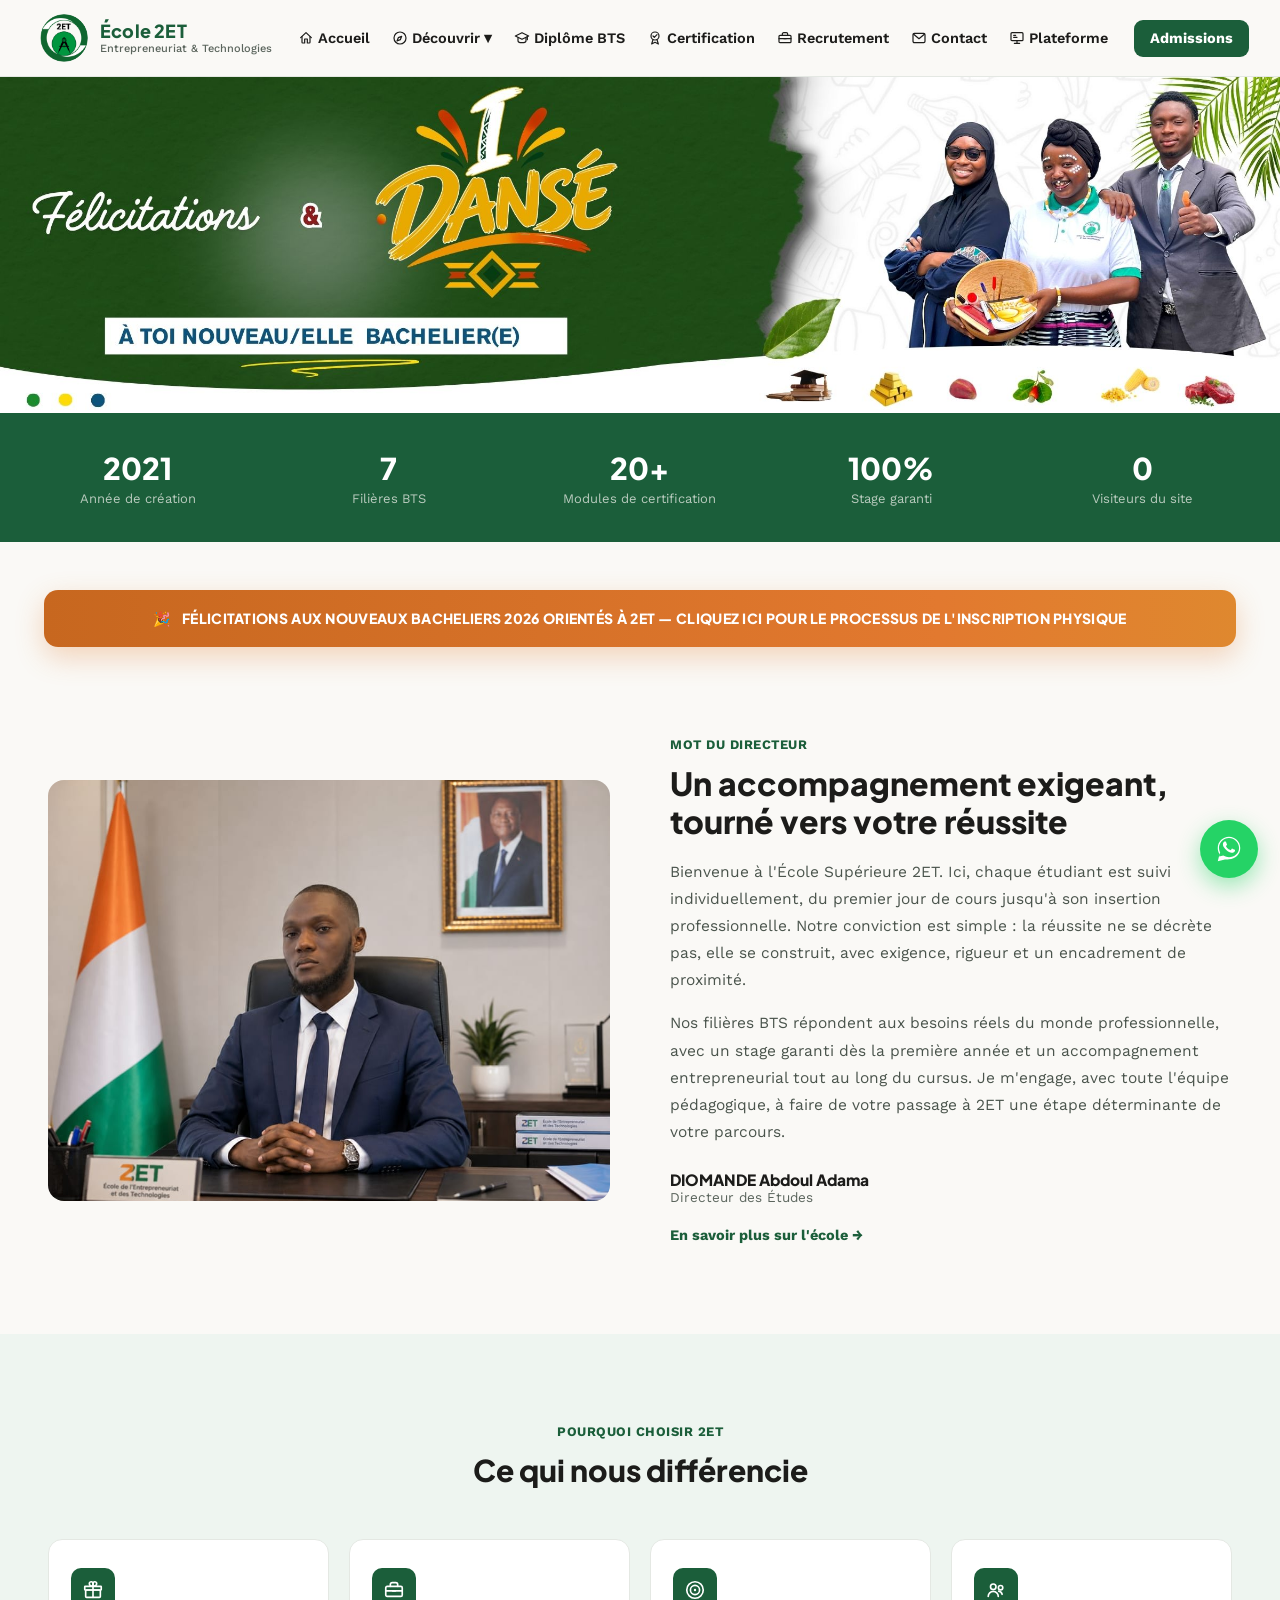
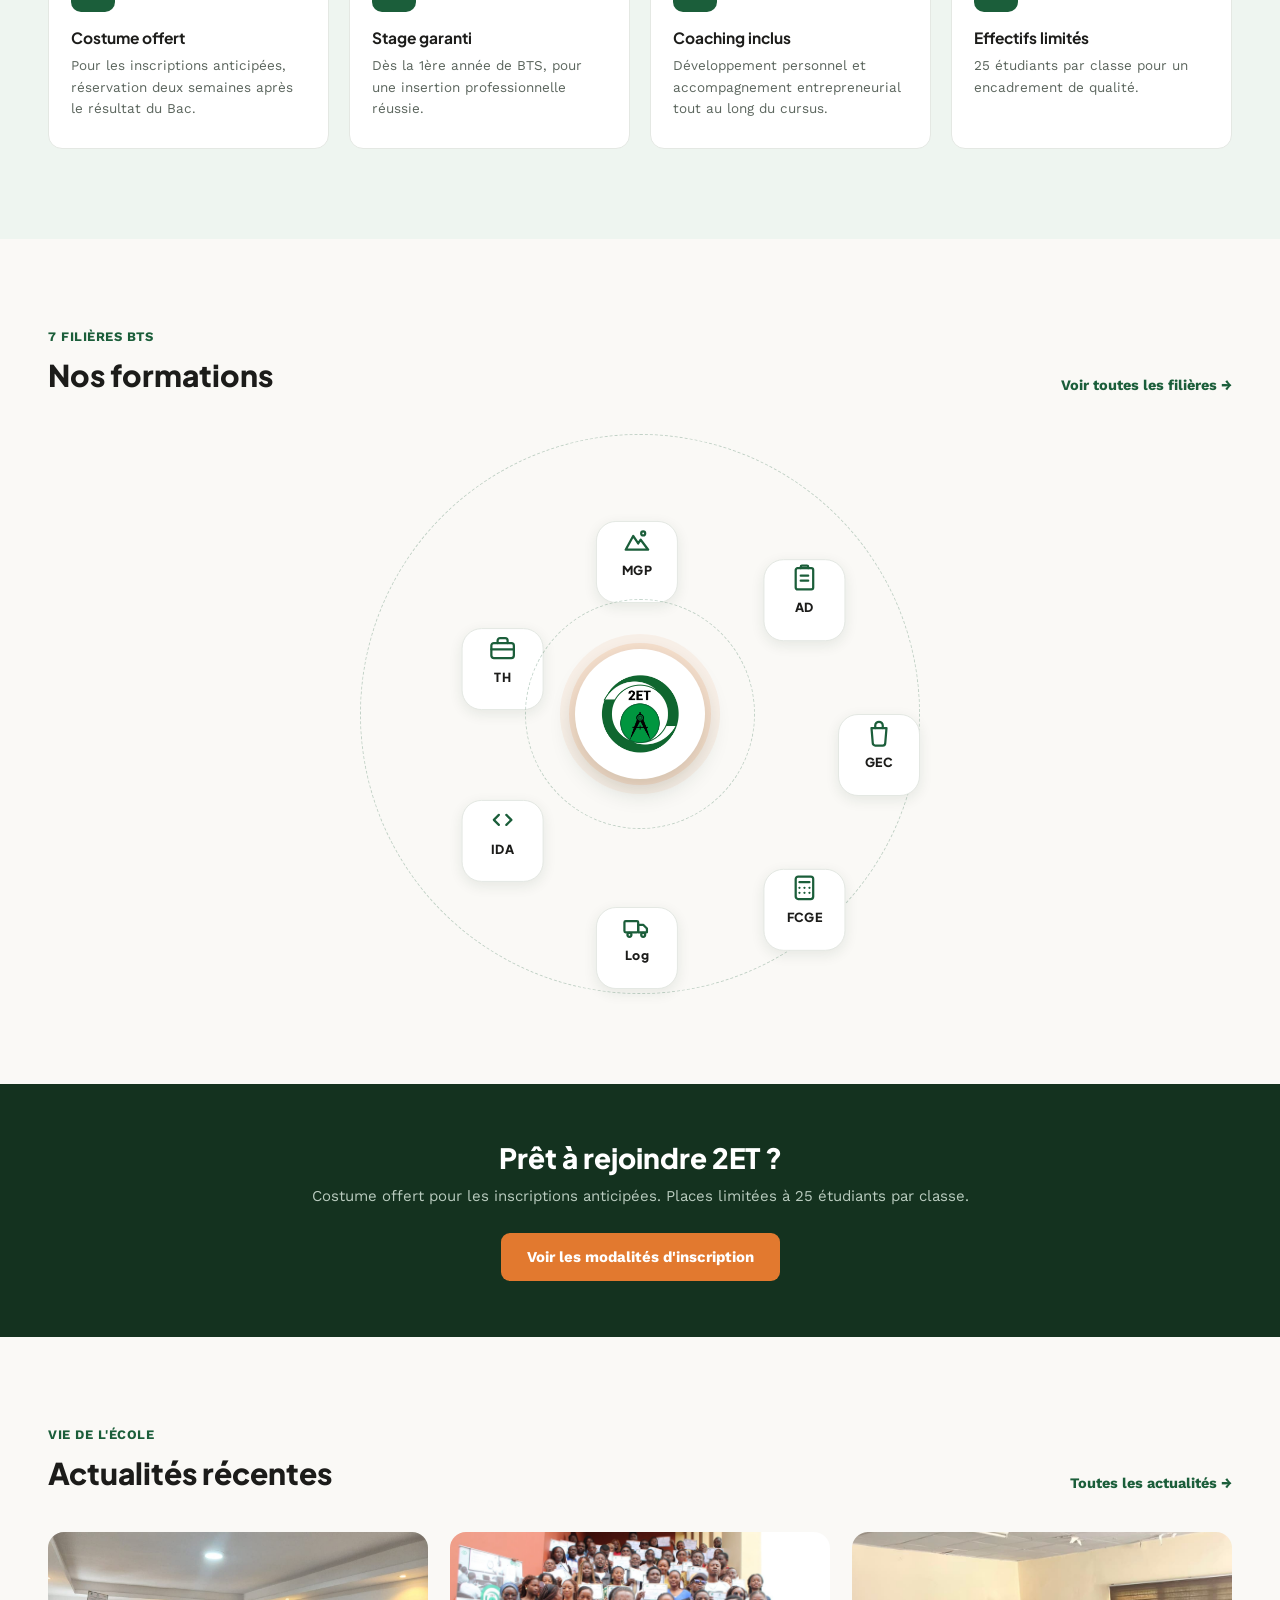
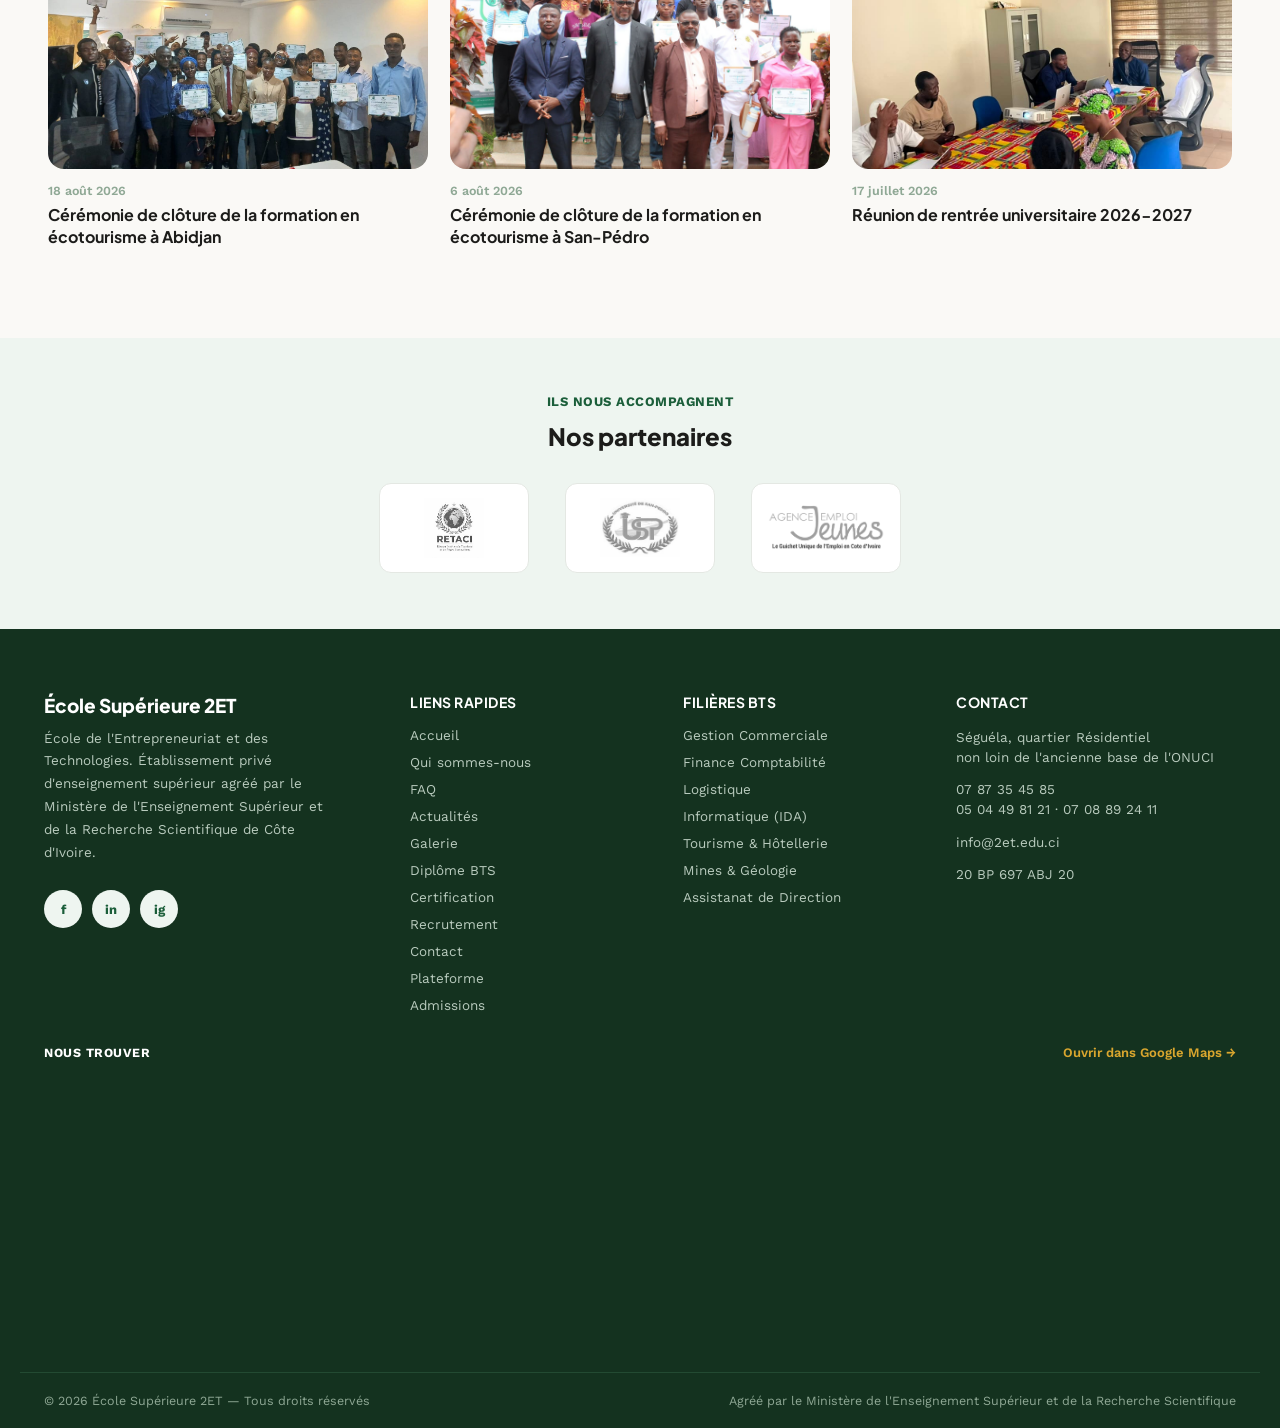
<file: index.html>
<!DOCTYPE html>
<html lang="fr">
<head>
<meta charset="utf-8">
<meta name="viewport" content="width=device-width, initial-scale=1">
<title>École Supérieure 2ET — Votre avenir commence ici</title>
<meta name="description" content="École Supérieure 2ET, École de l'Entrepreneuriat et des Technologies à Séguéla, Côte d'Ivoire. 7 filières BTS, stage garanti dès la 1ère année.">
<meta property="og:type" content="website">
<meta property="og:site_name" content="École Supérieure 2ET">
<meta property="og:locale" content="fr_FR">
<meta property="og:title" content="École Supérieure 2ET — Votre avenir commence ici">
<meta property="og:description" content="École Supérieure 2ET, École de l'Entrepreneuriat et des Technologies à Séguéla, Côte d'Ivoire. 7 filières BTS, stage garanti dès la 1ère année.">
<meta property="og:image" content="https://2et.edu.ci/images/logo-2et.png">
<meta property="og:url" content="https://2et.edu.ci/index.html">
<meta name="twitter:card" content="summary">
<meta name="twitter:title" content="École Supérieure 2ET — Votre avenir commence ici">
<meta name="twitter:description" content="École Supérieure 2ET, École de l'Entrepreneuriat et des Technologies à Séguéla, Côte d'Ivoire. 7 filières BTS, stage garanti dès la 1ère année.">
<meta name="twitter:image" content="https://2et.edu.ci/images/logo-2et.png">
<link rel="icon" href="images/logo-2et.png">
<link rel="preconnect" href="https://fonts.googleapis.com">
<link href="https://fonts.googleapis.com/css2?family=Plus+Jakarta+Sans:wght@500;700;800&family=Work+Sans:wght@400;500;600&display=swap" rel="stylesheet">
<link rel="stylesheet" href="css/style.css">
<script type="application/ld+json">
{
  "@context": "https://schema.org",
  "@type": "EducationalOrganization",
  "name": "École Supérieure 2ET",
  "alternateName": "École de l'Entrepreneuriat et des Technologies",
  "url": "https://2et.edu.ci/",
  "logo": "https://2et.edu.ci/images/logo-2et.png",
  "description": "École Supérieure 2ET, École de l'Entrepreneuriat et des Technologies à Séguéla, Côte d'Ivoire. 7 filières BTS, stage garanti dès la 1ère année.",
  "address": {
    "@type": "PostalAddress",
    "streetAddress": "Quartier Résidentiel, non loin de l'ancienne base de l'ONUCI",
    "addressLocality": "Séguéla",
    "addressCountry": "CI"
  },
  "telephone": "+2250787354585",
  "email": "info@2et.edu.ci"
}
</script>
</head>
<body>

<header class="site-header">
  <div class="container">
    <a href="index.html" class="brand">
      <img src="images/logo-2et.png" alt="Logo École 2ET">
      <div>
        <div class="brand-name">École 2ET</div>
        <div class="brand-sub">Entrepreneuriat &amp; Technologies</div>
      </div>
    </a>

    <nav class="site-nav">
      <a href="index.html"><svg class="nav-icon" viewBox="0 0 24 24" fill="none" stroke="currentColor" stroke-width="1.8" stroke-linecap="round" stroke-linejoin="round"><path d="M4 11.5 12 4l8 7.5"/><path d="M6 10v8.5a1 1 0 0 0 1 1h3v-6h4v6h3a1 1 0 0 0 1-1V10"/></svg>Accueil</a>
      <div class="nav-dropdown">
        <span class="nav-dropdown-toggle"><svg class="nav-icon" viewBox="0 0 24 24" fill="none" stroke="currentColor" stroke-width="1.8" stroke-linecap="round" stroke-linejoin="round"><circle cx="12" cy="12" r="9"/><path d="m14.5 9.5-2 5-5 2 2-5Z"/></svg>Découvrir <span>▾</span></span>
        <div class="nav-dropdown-menu">
          <a href="a-propos.html"><svg class="nav-icon" viewBox="0 0 24 24" fill="none" stroke="currentColor" stroke-width="1.8" stroke-linecap="round" stroke-linejoin="round"><circle cx="12" cy="12" r="9"/><line x1="12" y1="11" x2="12" y2="16"/><circle cx="12" cy="7.5" r="0.9" fill="currentColor" stroke="none"/></svg>Qui sommes-nous</a>
          <a href="faq.html"><svg class="nav-icon" viewBox="0 0 24 24" fill="none" stroke="currentColor" stroke-width="1.8" stroke-linecap="round" stroke-linejoin="round"><circle cx="12" cy="12" r="9"/><path d="M9.5 9.5a2.5 2.5 0 1 1 3.5 2.3c-.7.3-1 .9-1 1.7"/><circle cx="12" cy="17" r="0.9" fill="currentColor" stroke="none"/></svg>FAQ</a>
          <a href="actualites.html"><svg class="nav-icon" viewBox="0 0 24 24" fill="none" stroke="currentColor" stroke-width="1.8" stroke-linecap="round" stroke-linejoin="round"><rect x="3" y="5" width="14" height="15" rx="1"/><path d="M17 8h3a1 1 0 0 1 1 1v10a2 2 0 0 1-2 2H5"/><line x1="6.5" y1="9" x2="13.5" y2="9"/><line x1="6.5" y1="12.5" x2="13.5" y2="12.5"/><line x1="6.5" y1="16" x2="11" y2="16"/></svg>Actualités</a>
          <a href="galerie.html"><svg class="nav-icon" viewBox="0 0 24 24" fill="none" stroke="currentColor" stroke-width="1.8" stroke-linecap="round" stroke-linejoin="round"><rect x="3" y="3" width="14" height="14" rx="1.5"/><path d="m3 13 4-4 3 3 4-5 3 3.5"/><circle cx="7.5" cy="7.5" r="1.2" fill="currentColor" stroke="none"/><path d="M20 7v11a2 2 0 0 1-2 2H7"/></svg>Galerie</a>
          <a href="orientation.html"><svg class="nav-icon" viewBox="0 0 24 24" fill="none" stroke="currentColor" stroke-width="1.8" stroke-linecap="round" stroke-linejoin="round"><path d="M12 3a6 6 0 0 0-4 10.5c.6.6 1 1.4 1 2.5h6c0-1.1.4-1.9 1-2.5A6 6 0 0 0 12 3Z"/><path d="M9 18h6"/><path d="M10 21h4"/></svg>Quiz d'orientation</a>
        </div>
      </div>
      <a href="formations.html"><svg class="nav-icon" viewBox="0 0 24 24" fill="none" stroke="currentColor" stroke-width="1.8" stroke-linecap="round" stroke-linejoin="round"><path d="M2 9 12 4l10 5-10 5-10-5Z"/><path d="M6 11.5V16c0 1.5 2.5 3 6 3s6-1.5 6-3v-4.5"/><path d="M20 9v5.5"/></svg>Diplôme BTS</a>
      <a href="formation-continue.html"><svg class="nav-icon" viewBox="0 0 24 24" fill="none" stroke="currentColor" stroke-width="1.8" stroke-linecap="round" stroke-linejoin="round"><circle cx="12" cy="9" r="6"/><path d="m9 9 2 2 4-4"/><path d="M9 14.5 7 21l5-2.5L17 21l-2-6.5"/></svg>Certification</a>
      <a href="recrutement.html"><svg class="nav-icon" viewBox="0 0 24 24" fill="none" stroke="currentColor" stroke-width="1.8" stroke-linecap="round" stroke-linejoin="round"><rect x="3" y="8" width="18" height="11" rx="1.5"/><path d="M8 8V6a2 2 0 0 1 2-2h4a2 2 0 0 1 2 2v2"/><line x1="3" y1="13" x2="21" y2="13"/><line x1="10.5" y1="13" x2="13.5" y2="13"/></svg>Recrutement</a>
      <a href="contact.html"><svg class="nav-icon" viewBox="0 0 24 24" fill="none" stroke="currentColor" stroke-width="1.8" stroke-linecap="round" stroke-linejoin="round"><rect x="3" y="5" width="18" height="14" rx="2"/><path d="m4 6.5 8 6.5 8-6.5"/></svg>Contact</a>
      <a href="plateforme.html"><svg class="nav-icon" viewBox="0 0 24 24" fill="none" stroke="currentColor" stroke-width="1.8" stroke-linecap="round" stroke-linejoin="round"><rect x="3" y="4" width="18" height="12" rx="1.5"/><line x1="8" y1="20" x2="16" y2="20"/><line x1="12" y1="16" x2="12" y2="20"/><line x1="7" y1="8" x2="10" y2="8"/><line x1="7" y1="11" x2="12" y2="11"/></svg>Plateforme</a>
    </nav>

    <div class="site-cta">
      <a href="admissions.html" class="btn btn-green">Admissions</a>
    </div>

    <button class="burger" aria-label="Menu">
      <span></span><span></span><span></span>
    </button>
  </div>

  <div class="mobile-nav">
    <a href="index.html"><svg class="nav-icon" viewBox="0 0 24 24" fill="none" stroke="currentColor" stroke-width="1.8" stroke-linecap="round" stroke-linejoin="round"><path d="M4 11.5 12 4l8 7.5"/><path d="M6 10v8.5a1 1 0 0 0 1 1h3v-6h4v6h3a1 1 0 0 0 1-1V10"/></svg>Accueil</a>
    <a href="a-propos.html"><svg class="nav-icon" viewBox="0 0 24 24" fill="none" stroke="currentColor" stroke-width="1.8" stroke-linecap="round" stroke-linejoin="round"><circle cx="12" cy="12" r="9"/><line x1="12" y1="11" x2="12" y2="16"/><circle cx="12" cy="7.5" r="0.9" fill="currentColor" stroke="none"/></svg>Qui sommes-nous</a>
    <a href="faq.html"><svg class="nav-icon" viewBox="0 0 24 24" fill="none" stroke="currentColor" stroke-width="1.8" stroke-linecap="round" stroke-linejoin="round"><circle cx="12" cy="12" r="9"/><path d="M9.5 9.5a2.5 2.5 0 1 1 3.5 2.3c-.7.3-1 .9-1 1.7"/><circle cx="12" cy="17" r="0.9" fill="currentColor" stroke="none"/></svg>FAQ</a>
    <a href="actualites.html"><svg class="nav-icon" viewBox="0 0 24 24" fill="none" stroke="currentColor" stroke-width="1.8" stroke-linecap="round" stroke-linejoin="round"><rect x="3" y="5" width="14" height="15" rx="1"/><path d="M17 8h3a1 1 0 0 1 1 1v10a2 2 0 0 1-2 2H5"/><line x1="6.5" y1="9" x2="13.5" y2="9"/><line x1="6.5" y1="12.5" x2="13.5" y2="12.5"/><line x1="6.5" y1="16" x2="11" y2="16"/></svg>Actualités</a>
    <a href="galerie.html"><svg class="nav-icon" viewBox="0 0 24 24" fill="none" stroke="currentColor" stroke-width="1.8" stroke-linecap="round" stroke-linejoin="round"><rect x="3" y="3" width="14" height="14" rx="1.5"/><path d="m3 13 4-4 3 3 4-5 3 3.5"/><circle cx="7.5" cy="7.5" r="1.2" fill="currentColor" stroke="none"/><path d="M20 7v11a2 2 0 0 1-2 2H7"/></svg>Galerie</a>
    <a href="orientation.html"><svg class="nav-icon" viewBox="0 0 24 24" fill="none" stroke="currentColor" stroke-width="1.8" stroke-linecap="round" stroke-linejoin="round"><path d="M12 3a6 6 0 0 0-4 10.5c.6.6 1 1.4 1 2.5h6c0-1.1.4-1.9 1-2.5A6 6 0 0 0 12 3Z"/><path d="M9 18h6"/><path d="M10 21h4"/></svg>Quiz d'orientation</a>
    <a href="formations.html"><svg class="nav-icon" viewBox="0 0 24 24" fill="none" stroke="currentColor" stroke-width="1.8" stroke-linecap="round" stroke-linejoin="round"><path d="M2 9 12 4l10 5-10 5-10-5Z"/><path d="M6 11.5V16c0 1.5 2.5 3 6 3s6-1.5 6-3v-4.5"/><path d="M20 9v5.5"/></svg>Diplôme BTS</a>
    <a href="formation-continue.html"><svg class="nav-icon" viewBox="0 0 24 24" fill="none" stroke="currentColor" stroke-width="1.8" stroke-linecap="round" stroke-linejoin="round"><circle cx="12" cy="9" r="6"/><path d="m9 9 2 2 4-4"/><path d="M9 14.5 7 21l5-2.5L17 21l-2-6.5"/></svg>Certification</a>
    <a href="recrutement.html"><svg class="nav-icon" viewBox="0 0 24 24" fill="none" stroke="currentColor" stroke-width="1.8" stroke-linecap="round" stroke-linejoin="round"><rect x="3" y="8" width="18" height="11" rx="1.5"/><path d="M8 8V6a2 2 0 0 1 2-2h4a2 2 0 0 1 2 2v2"/><line x1="3" y1="13" x2="21" y2="13"/><line x1="10.5" y1="13" x2="13.5" y2="13"/></svg>Recrutement</a>
    <a href="contact.html"><svg class="nav-icon" viewBox="0 0 24 24" fill="none" stroke="currentColor" stroke-width="1.8" stroke-linecap="round" stroke-linejoin="round"><rect x="3" y="5" width="18" height="14" rx="2"/><path d="m4 6.5 8 6.5 8-6.5"/></svg>Contact</a>
    <a href="plateforme.html"><svg class="nav-icon" viewBox="0 0 24 24" fill="none" stroke="currentColor" stroke-width="1.8" stroke-linecap="round" stroke-linejoin="round"><rect x="3" y="4" width="18" height="12" rx="1.5"/><line x1="8" y1="20" x2="16" y2="20"/><line x1="12" y1="16" x2="12" y2="20"/><line x1="7" y1="8" x2="10" y2="8"/><line x1="7" y1="11" x2="12" y2="11"/></svg>Plateforme</a>
    <a href="admissions.html" class="btn btn-green">Admissions</a>
  </div>
</header>

<section class="hero">
  <div class="hero-slides">
    <!-- Carrousel d'annonces (5 slides), mis en commentaire le 10/09/2026 au profit d'une banniere statique
         (voir fond CSS de .hero-slides dans css/style.css). Pour reactiver : decommenter ce bloc jusqu'a la
         fermeture correspondante ci-dessous, et restaurer l'ancien fond CSS (dégradé + hero-campus.jpg),
         lui aussi conservé en commentaire dans css/style.css.

    <div class="hero-slide active">
      <div class="hero-slide-inner">
        <div class="hero-slide-icon">
          <svg viewBox="0 0 24 24" fill="none" stroke="currentColor" stroke-width="1.6" stroke-linecap="round" stroke-linejoin="round"><rect x="6" y="4" width="12" height="17" rx="2"/><path d="M9 4V3a1 1 0 0 1 1-1h4a1 1 0 0 1 1 1v1"/><line x1="9" y1="10" x2="15" y2="10"/><line x1="9" y1="14" x2="15" y2="14"/></svg>
        </div>
        <div class="hero-slide-body">
          <div class="hero-slide-eyebrow">Orientation nationale</div>
          <h2 class="hero-slide-title">Préinscription 2026 : plus de 90 500 demandes enregistrées</h2>
          <p class="hero-slide-text">74 % des nouveaux bacheliers se sont préinscrits sur la plateforme nationale avant la publication des résultats d'orientation.</p>
          <a href="https://orientationsup.net" target="_blank" rel="noopener" class="hero-slide-link">En savoir plus sur orientationsup.net →</a>
        </div>
      </div>
    </div>

    <div class="hero-slide">
      <div class="hero-slide-inner">
        <div class="hero-slide-icon">
          <svg viewBox="0 0 24 24" fill="none" stroke="currentColor" stroke-width="1.6" stroke-linecap="round" stroke-linejoin="round"><circle cx="12" cy="10" r="7"/><path d="m9 10 2 2 4-4"/><path d="M9 16.5 7 22l5-2.5L17 22l-2-5.5"/></svg>
        </div>
        <div class="hero-slide-body">
          <div class="hero-slide-eyebrow">Orientation nationale</div>
          <h2 class="hero-slide-title">Résultats d'orientation 2026 disponibles</h2>
          <p class="hero-slide-text">88 848 bacheliers orientés, soit 98,1 % des préinscrits, publiés le 27 août 2026 sur orientationsup.net.</p>
          <a href="https://orientationsup.net" target="_blank" rel="noopener" class="hero-slide-link">Consulter les résultats →</a>
        </div>
      </div>
    </div>

    <div class="hero-slide">
      <div class="hero-slide-inner">
        <div class="hero-slide-icon">
          <svg viewBox="0 0 24 24" fill="none" stroke="currentColor" stroke-width="1.6" stroke-linecap="round" stroke-linejoin="round"><path d="M4 12a8 8 0 0 1 14-5.3L20 8"/><path d="M20 4v4h-4"/><path d="M20 12a8 8 0 0 1-14 5.3L4 16"/><path d="M4 20v-4h4"/></svg>
        </div>
        <div class="hero-slide-body">
          <div class="hero-slide-eyebrow">Orientation nationale</div>
          <h2 class="hero-slide-title">Réclamation &amp; réaffectation jusqu'au 2 septembre</h2>
          <p class="hero-slide-text">Les bacheliers non orientés ou souhaitant ajuster leur affectation peuvent soumettre une nouvelle demande, en ligne et gratuitement, jusqu'au mercredi 2 septembre 2026.</p>
          <a href="https://orientationsup.net" target="_blank" rel="noopener" class="hero-slide-link">Faire ma demande →</a>
        </div>
      </div>
    </div>

    <div class="hero-slide">
      <div class="hero-slide-inner">
        <div class="hero-slide-icon">
          <svg viewBox="0 0 24 24" fill="none" stroke="currentColor" stroke-width="1.6" stroke-linecap="round" stroke-linejoin="round"><rect x="3" y="5" width="18" height="16" rx="2"/><line x1="3" y1="10" x2="21" y2="10"/><line x1="8" y1="3" x2="8" y2="7"/><line x1="16" y1="3" x2="16" y2="7"/><path d="m8 15 2.5 2.5L16 13"/></svg>
        </div>
        <div class="hero-slide-body">
          <div class="hero-slide-eyebrow">Admissions École 2ET</div>
          <h2 class="hero-slide-title">Inscriptions ouvertes : du 1er septembre au 2 octobre 2026</h2>
          <p class="hero-slide-text">Nouveaux bacheliers et anciens étudiants, venez finaliser votre inscription directement à l'École 2ET à Séguéla.</p>
          <a href="admissions.html" class="hero-slide-link">S'inscrire maintenant →</a>
        </div>
      </div>
    </div>

    <div class="hero-slide">
      <div class="hero-slide-inner">
        <div class="hero-slide-icon">
          <svg viewBox="0 0 24 24" fill="none" stroke="currentColor" stroke-width="1.6" stroke-linecap="round" stroke-linejoin="round"><path d="M12 6.5c-1.8-1.3-4.2-2-7-2v13c2.8 0 5.2.7 7 2 1.8-1.3 4.2-2 7-2v-13c-2.8 0-5.2.7-7 2Z"/><line x1="12" y1="6.5" x2="12" y2="19.5"/></svg>
        </div>
        <div class="hero-slide-body">
          <div class="hero-slide-eyebrow">Rentrée 2026</div>
          <h2 class="hero-slide-title">Début effectif des cours le 14 septembre 2026</h2>
          <p class="hero-slide-text">Toute la promotion 2026-2027 est attendue pour le lancement officiel de l'année académique à l'École 2ET.</p>
        </div>
      </div>
    </div>
    -->
  </div>

  <!-- Navigation du carrousel (flèches + points), mise en commentaire avec les slides ci-dessus.
  <button class="hero-arrow hero-arrow-prev" aria-label="Annonce précédente">
    <svg viewBox="0 0 24 24" fill="none" stroke="currentColor" stroke-width="2" stroke-linecap="round" stroke-linejoin="round"><path d="M15 18l-6-6 6-6"/></svg>
  </button>
  <button class="hero-arrow hero-arrow-next" aria-label="Annonce suivante">
    <svg viewBox="0 0 24 24" fill="none" stroke="currentColor" stroke-width="2" stroke-linecap="round" stroke-linejoin="round"><path d="M9 18l6-6-6-6"/></svg>
  </button>

  <div class="hero-dots">
    <button class="hero-dot active" data-slide="0" aria-label="Annonce 1"></button>
    <button class="hero-dot" data-slide="1" aria-label="Annonce 2"></button>
    <button class="hero-dot" data-slide="2" aria-label="Annonce 3"></button>
    <button class="hero-dot" data-slide="3" aria-label="Annonce 4"></button>
    <button class="hero-dot" data-slide="4" aria-label="Annonce 5"></button>
  </div>
  -->
</section>

<div class="stats-bar">
  <div class="stats-grid">
    <div><div class="value" data-count-to="2021">0</div><div class="label">Année de création</div></div>
    <div><div class="value" data-count-to="7">0</div><div class="label">Filières BTS</div></div>
    <div><div class="value" data-count-to="20" data-suffix="+">0</div><div class="label">Modules de certification</div></div>
    <div><div class="value" data-count-to="100" data-suffix="%">0</div><div class="label">Stage garanti</div></div>
    <div><div class="value" id="visitor-count">0</div><div class="label">Visiteurs du site</div></div>
  </div>
</div>

<div class="container" style="padding-top:48px">
  <div class="announce-wrap">
    <a href="admissions.html" class="announce-bar">
      <span class="announce-emoji">🎉</span>
      Félicitations aux nouveaux bacheliers 2026 orientés à 2ET — cliquez ici pour le processus de l'inscription physique
    </a>
    <div class="announce-confetti" aria-hidden="true"></div>
  </div>
</div>

<section class="section">
  <div class="container grid-2">
    <div class="photo-frame">
      <img src="images/direction/directeur-des-etudes.jpg" alt="DIOMANDE Abdoul, Directeur des Études de l'École 2ET, dans son bureau">
    </div>
    <div>
      <div class="eyebrow">Mot du Directeur</div>
      <h2 style="font-size:32px;margin:0 0 18px;line-height:1.2">Un accompagnement exigeant, tourné vers votre réussite</h2>
      <p style="font-size:15.5px;line-height:1.75;color:var(--text-secondary);margin:0 0 16px">Bienvenue à l'École Supérieure 2ET. Ici, chaque étudiant est suivi individuellement, du premier jour de cours jusqu'à son insertion professionnelle. Notre conviction est simple : la réussite ne se décrète pas, elle se construit, avec exigence, rigueur et un encadrement de proximité.</p>
      <p style="font-size:15.5px;line-height:1.75;color:var(--text-secondary);margin:0 0 24px">Nos filières BTS répondent aux besoins réels du monde professionnelle, avec un stage garanti dès la première année et un accompagnement entrepreneurial tout au long du cursus. Je m'engage, avec toute l'équipe pédagogique, à faire de votre passage à 2ET une étape déterminante de votre parcours.</p>
      <div style="font-family:var(--font-heading);font-weight:800;color:var(--text);font-size:15.5px">DIOMANDE Abdoul Adama</div>
      <div style="font-size:13.5px;color:var(--text-muted);margin-bottom:20px">Directeur des Études</div>
      <a href="a-propos.html" style="color:var(--green);font-weight:700;font-size:14.5px">En savoir plus sur l'école →</a>
    </div>
  </div>
</section>

<section class="section" style="background:var(--green-light);padding:90px 24px">
  <div class="container">
    <div style="text-align:center;max-width:640px;margin:0 auto 50px">
      <div class="eyebrow">Pourquoi choisir 2ET</div>
      <h2 style="font-size:30px">Ce qui nous différencie</h2>
    </div>
    <div class="grid-4">
      <div class="card">
        <div class="card-icon"><svg viewBox="0 0 24 24" fill="none" stroke="currentColor" stroke-width="1.8" stroke-linecap="round" stroke-linejoin="round"><rect x="3" y="8" width="18" height="4" rx="0.5"/><rect x="4" y="12" width="16" height="8" rx="1"/><line x1="12" y1="8" x2="12" y2="20"/><path d="M12 8C9.5 8 8 6.5 8 5a2 2 0 0 1 4 0v3"/><path d="M12 8c2.5 0 4-1.5 4-3a2 2 0 0 0-4 0v3"/></svg></div>
        <div class="card-title">Costume offert</div>
        <div class="card-desc">Pour les inscriptions anticipées, réservation deux semaines après le résultat du Bac.</div>
      </div>
      <div class="card">
        <div class="card-icon"><svg viewBox="0 0 24 24" fill="none" stroke="currentColor" stroke-width="1.8" stroke-linecap="round" stroke-linejoin="round"><rect x="3" y="8" width="18" height="11" rx="1.5"/><path d="M8 8V6a2 2 0 0 1 2-2h4a2 2 0 0 1 2 2v2"/><line x1="3" y1="13" x2="21" y2="13"/><line x1="10.5" y1="13" x2="13.5" y2="13"/></svg></div>
        <div class="card-title">Stage garanti</div>
        <div class="card-desc">Dès la 1ère année de BTS, pour une insertion professionnelle réussie.</div>
      </div>
      <div class="card">
        <div class="card-icon"><svg viewBox="0 0 24 24" fill="none" stroke="currentColor" stroke-width="1.8" stroke-linecap="round" stroke-linejoin="round"><circle cx="12" cy="12" r="9"/><circle cx="12" cy="12" r="5"/><circle cx="12" cy="12" r="1.3" fill="currentColor" stroke="none"/></svg></div>
        <div class="card-title">Coaching inclus</div>
        <div class="card-desc">Développement personnel et accompagnement entrepreneurial tout au long du cursus.</div>
      </div>
      <div class="card">
        <div class="card-icon"><svg viewBox="0 0 24 24" fill="none" stroke="currentColor" stroke-width="1.8" stroke-linecap="round" stroke-linejoin="round"><circle cx="9" cy="8.5" r="3"/><path d="M3.5 19c0-3 2.5-5.5 5.5-5.5s5.5 2.5 5.5 5.5"/><circle cx="17" cy="9.5" r="2.4"/><path d="M15 13.2c1.8.3 3.2 1.7 3.7 3.5"/></svg></div>
        <div class="card-title">Effectifs limités</div>
        <div class="card-desc">25 étudiants par classe pour un encadrement de qualité.</div>
      </div>
    </div>
  </div>
</section>

<section class="section">
  <div class="container">
    <div style="display:flex;justify-content:space-between;align-items:flex-end;margin-bottom:40px;flex-wrap:wrap;gap:16px">
      <div>
        <div class="eyebrow">7 filières BTS</div>
        <h2 style="font-size:30px">Nos formations</h2>
      </div>
      <a href="formations.html" style="color:var(--green);font-weight:700;font-size:14.5px">Voir toutes les filières →</a>
    </div>
    <!-- Écrans >= 900px : orbite animée des 7 filières autour du logo (voir css/style.css) -->
    <div class="formations-orbit">
      <div class="orbit-hub">
        <img src="images/logo-2et.png" alt="École Supérieure 2ET" class="orbit-hub-logo">
      </div>
      <div class="orbit-ring-mid"></div>
      <div class="orbit-ring">
        <a href="formations.html#gec" class="orbit-item" style="--angle:0deg">
          <span class="orbit-item-inner"><span class="orbit-item-chip">
            <svg class="orbit-icon" viewBox="0 0 24 24" fill="none" stroke="currentColor" stroke-width="1.8" stroke-linecap="round" stroke-linejoin="round"><path d="M6 8h12l-1 12a2 2 0 0 1-2 2H9a2 2 0 0 1-2-2L6 8Z"/><path d="M9 8V6a3 3 0 0 1 6 0v2"/></svg>
            <span class="orbit-item-code">GEC</span><span class="orbit-item-name">Gestion Commerciale</span>
          </span></span>
        </a>
        <a href="formations.html#fcge" class="orbit-item" style="--angle:51.43deg">
          <span class="orbit-item-inner"><span class="orbit-item-chip">
            <svg class="orbit-icon" viewBox="0 0 24 24" fill="none" stroke="currentColor" stroke-width="1.8" stroke-linecap="round" stroke-linejoin="round"><rect x="5" y="3" width="14" height="18" rx="2"/><line x1="8" y1="7.5" x2="16" y2="7.5"/><line x1="8" y1="12" x2="8" y2="12.01"/><line x1="12" y1="12" x2="12" y2="12.01"/><line x1="16" y1="12" x2="16" y2="12.01"/><line x1="8" y1="16" x2="8" y2="16.01"/><line x1="12" y1="16" x2="12" y2="16.01"/><line x1="16" y1="16" x2="16" y2="16.01"/></svg>
            <span class="orbit-item-code">FCGE</span><span class="orbit-item-name">Finance Comptabilité et Gestion des Entreprises</span>
          </span></span>
        </a>
        <a href="formations.html#log" class="orbit-item" style="--angle:102.86deg">
          <span class="orbit-item-inner"><span class="orbit-item-chip">
            <svg class="orbit-icon" viewBox="0 0 24 24" fill="none" stroke="currentColor" stroke-width="1.8" stroke-linecap="round" stroke-linejoin="round"><rect x="2" y="8" width="11" height="9" rx="1"/><path d="M13 11h4l3 3v3h-7z"/><circle cx="6" cy="19" r="1.6"/><circle cx="17" cy="19" r="1.6"/></svg>
            <span class="orbit-item-code">Log</span><span class="orbit-item-name">Logistique</span>
          </span></span>
        </a>
        <a href="formations.html#ida" class="orbit-item" style="--angle:154.29deg">
          <span class="orbit-item-inner"><span class="orbit-item-chip">
            <svg class="orbit-icon" viewBox="0 0 24 24" fill="none" stroke="currentColor" stroke-width="1.8" stroke-linecap="round" stroke-linejoin="round"><path d="m9 8-4 4 4 4"/><path d="m15 8 4 4-4 4"/></svg>
            <span class="orbit-item-code">IDA</span><span class="orbit-item-name">Informatique Développeur d'Applications</span>
          </span></span>
        </a>
        <a href="formations.html#th" class="orbit-item" style="--angle:205.71deg">
          <span class="orbit-item-inner"><span class="orbit-item-chip">
            <svg class="orbit-icon" viewBox="0 0 24 24" fill="none" stroke="currentColor" stroke-width="1.8" stroke-linecap="round" stroke-linejoin="round"><rect x="3" y="8" width="18" height="12" rx="2"/><path d="M8 8V6a2 2 0 0 1 2-2h4a2 2 0 0 1 2 2v2"/><line x1="3" y1="13" x2="21" y2="13"/></svg>
            <span class="orbit-item-code">TH</span><span class="orbit-item-name">Tourisme et Hôtellerie</span>
          </span></span>
        </a>
        <a href="formations.html#mgp" class="orbit-item" style="--angle:257.14deg">
          <span class="orbit-item-inner"><span class="orbit-item-chip">
            <svg class="orbit-icon" viewBox="0 0 24 24" fill="none" stroke="currentColor" stroke-width="1.8" stroke-linecap="round" stroke-linejoin="round"><path d="M3 19 9 8l4 6 2-3 6 8Z"/><circle cx="17" cy="6" r="1.6"/></svg>
            <span class="orbit-item-code">MGP</span><span class="orbit-item-name">Mines et Géologie Pétrole</span>
          </span></span>
        </a>
        <a href="formations.html#ad" class="orbit-item" style="--angle:308.57deg">
          <span class="orbit-item-inner"><span class="orbit-item-chip">
            <svg class="orbit-icon" viewBox="0 0 24 24" fill="none" stroke="currentColor" stroke-width="1.8" stroke-linecap="round" stroke-linejoin="round"><rect x="5" y="4" width="14" height="17" rx="1.5"/><path d="M9 4V3a1 1 0 0 1 1-1h4a1 1 0 0 1 1 1v1"/><line x1="9" y1="10" x2="15" y2="10"/><line x1="9" y1="14" x2="15" y2="14"/></svg>
            <span class="orbit-item-code">AD</span><span class="orbit-item-name">Assistanat de Direction</span>
          </span></span>
        </a>
      </div>
    </div>
    <!-- Écrans < 900px : grille statique de repli (une orbite au survol n'a pas de sens tactile) -->
    <div class="formations-grid-fallback">
      <div class="grid-4">
        <a href="formations.html#gec" class="program-tile"><div class="program-code">GEC</div><div class="program-name">Gestion Commerciale</div></a>
        <a href="formations.html#fcge" class="program-tile"><div class="program-code">FCGE</div><div class="program-name">Finance Comptabilité et Gestion des Entreprises</div></a>
        <a href="formations.html#log" class="program-tile"><div class="program-code">Log</div><div class="program-name">Logistique</div></a>
        <a href="formations.html#ida" class="program-tile"><div class="program-code">IDA</div><div class="program-name">Informatique Développeur d'Applications</div></a>
        <a href="formations.html#th" class="program-tile"><div class="program-code">TH</div><div class="program-name">Tourisme et Hôtellerie</div></a>
        <a href="formations.html#mgp" class="program-tile"><div class="program-code">MGP</div><div class="program-name">Mines et Géologie Pétrole</div></a>
        <a href="formations.html#ad" class="program-tile"><div class="program-code">AD</div><div class="program-name">Assistanat de Direction</div></a>
      </div>
    </div>
  </div>
</section>

<div class="cta-band">
  <div class="container">
    <h2>Prêt à rejoindre 2ET ?</h2>
    <p>Costume offert pour les inscriptions anticipées. Places limitées à 25 étudiants par classe.</p>
    <a href="admissions.html" class="btn btn-orange">Voir les modalités d'inscription</a>
  </div>
</div>

<section class="section">
  <div class="container">
    <div style="display:flex;justify-content:space-between;align-items:flex-end;margin-bottom:40px;flex-wrap:wrap;gap:16px">
      <div>
        <div class="eyebrow">Vie de l'école</div>
        <h2 style="font-size:30px">Actualités récentes</h2>
      </div>
      <a href="actualites.html" style="color:var(--green);font-weight:700;font-size:14.5px">Toutes les actualités →</a>
    </div>
    <div class="grid-3">
      <a href="actualites.html" class="news-card">
        <div class="photo-frame"><img src="images/evenements/ceremonie-cloture-abidjan.jpeg" alt="Cérémonie de clôture de la formation en écotourisme à Abidjan"></div>
        <div class="news-date">18 août 2026</div>
        <div class="news-title">Cérémonie de clôture de la formation en écotourisme à Abidjan</div>
      </a>
      <a href="actualites.html" class="news-card">
        <div class="photo-frame"><img src="images/evenements/ceremonie-cloture-san-pedro.jpeg" alt="Cérémonie de clôture de la formation en écotourisme à San-Pédro"></div>
        <div class="news-date">6 août 2026</div>
        <div class="news-title">Cérémonie de clôture de la formation en écotourisme à San-Pédro</div>
      </a>
      <a href="actualites.html" class="news-card">
        <div class="photo-frame"><img src="images/evenements/reunion-rentree-universitaire-2026-2027.jpeg" alt="Réunion de préparation de la rentrée universitaire 2026-2027 à 2ET"></div>
        <div class="news-date">17 juillet 2026</div>
        <div class="news-title">Réunion de rentrée universitaire 2026-2027</div>
      </a>
    </div>
  </div>
</section>

<section class="section" style="background:var(--green-light);padding:56px 24px">
  <div class="container" style="text-align:center">
    <div class="eyebrow">Ils nous accompagnent</div>
    <h2 style="font-size:24px;margin:0 0 32px">Nos partenaires</h2>
    <div class="partners-strip">
      <div class="partner-logo"><img src="images/partenaires/retaci.jpg" alt="RETACI, Réseau Ivoirien du Tourisme et de l'Agro Ecotourisme"></div>
      <div class="partner-logo"><img src="images/partenaires/universite-san-pedro.jpg" alt="Université de San-Pedro"></div>
      <div class="partner-logo"><img src="images/partenaires/agence-emploi-jeunes.png" alt="Agence Emploi Jeunes, le Guichet Unique de l'Emploi en Côte d'Ivoire"></div>
    </div>
  </div>
</section>

<footer class="site-footer">
  <div class="footer-grid">
    <div>
      <div class="footer-brand">École Supérieure 2ET</div>
      <div class="footer-desc">École de l'Entrepreneuriat et des Technologies. Établissement privé d'enseignement supérieur agréé par le Ministère de l'Enseignement Supérieur et de la Recherche Scientifique de Côte d'Ivoire.</div>
      <div class="socials">
        <a href="#" class="social-btn">f</a>
        <a href="#" class="social-btn">in</a>
        <a href="#" class="social-btn">ig</a>
      </div>
    </div>
    <div>
      <div class="footer-heading">Liens rapides</div>
      <div class="footer-links">
        <a href="index.html">Accueil</a>
        <a href="a-propos.html">Qui sommes-nous</a>
        <a href="faq.html">FAQ</a>
        <a href="actualites.html">Actualités</a>
        <a href="galerie.html">Galerie</a>
        <a href="formations.html">Diplôme BTS</a>
        <a href="formation-continue.html">Certification</a>
        <a href="recrutement.html">Recrutement</a>
        <a href="contact.html">Contact</a>
        <a href="plateforme.html">Plateforme</a>
        <a href="admissions.html">Admissions</a>
      </div>
    </div>
    <div>
      <div class="footer-heading">Filières BTS</div>
      <div class="footer-links">
        <a href="formations.html#gec">Gestion Commerciale</a>
        <a href="formations.html#fcge">Finance Comptabilité</a>
        <a href="formations.html#log">Logistique</a>
        <a href="formations.html#ida">Informatique (IDA)</a>
        <a href="formations.html#th">Tourisme &amp; Hôtellerie</a>
        <a href="formations.html#mgp">Mines &amp; Géologie</a>
        <a href="formations.html#ad">Assistanat de Direction</a>
      </div>
    </div>
    <div>
      <div class="footer-heading">Contact</div>
      <div class="footer-contact">
        <div>Séguéla, quartier Résidentiel<br>non loin de l'ancienne base de l'ONUCI</div>
        <div>07 87 35 45 85<br>05 04 49 81 21 · 07 08 89 24 11</div>
        <div>info@2et.edu.ci</div>
        <div>20 BP 697 ABJ 20</div>
      </div>
    </div>
  </div>
  <div class="footer-map">
    <div class="footer-map-label">
      <span>Nous trouver</span>
      <a href="https://maps.app.goo.gl/5AaPVNksDcJz46Dr9" target="_blank" rel="noopener">Ouvrir dans Google Maps →</a>
    </div>
    <iframe src="https://www.openstreetmap.org/export/embed.html?bbox=-6.691312%2C7.951421%2C-6.675312%2C7.963421&layer=mapnik&marker=7.957421%2C-6.683312" loading="lazy" referrerpolicy="no-referrer-when-downgrade" title="Localisation de l'École 2ET à Séguéla" allowfullscreen></iframe>
  </div>
  <div class="footer-bottom">
    <div>© <span id="year"></span> École Supérieure 2ET — Tous droits réservés</div>
    <div>Agréé par le Ministère de l'Enseignement Supérieur et de la Recherche Scientifique</div>
  </div>
</footer>

<script>document.getElementById('year').textContent = new Date().getFullYear();</script>
<script src="js/config.js"></script>
<script src="js/main.js"></script>
<script data-goatcounter="https://ecole2et.goatcounter.com/count" async src="//gc.zgo.at/count.js"></script>
</body>
</html>
</file>
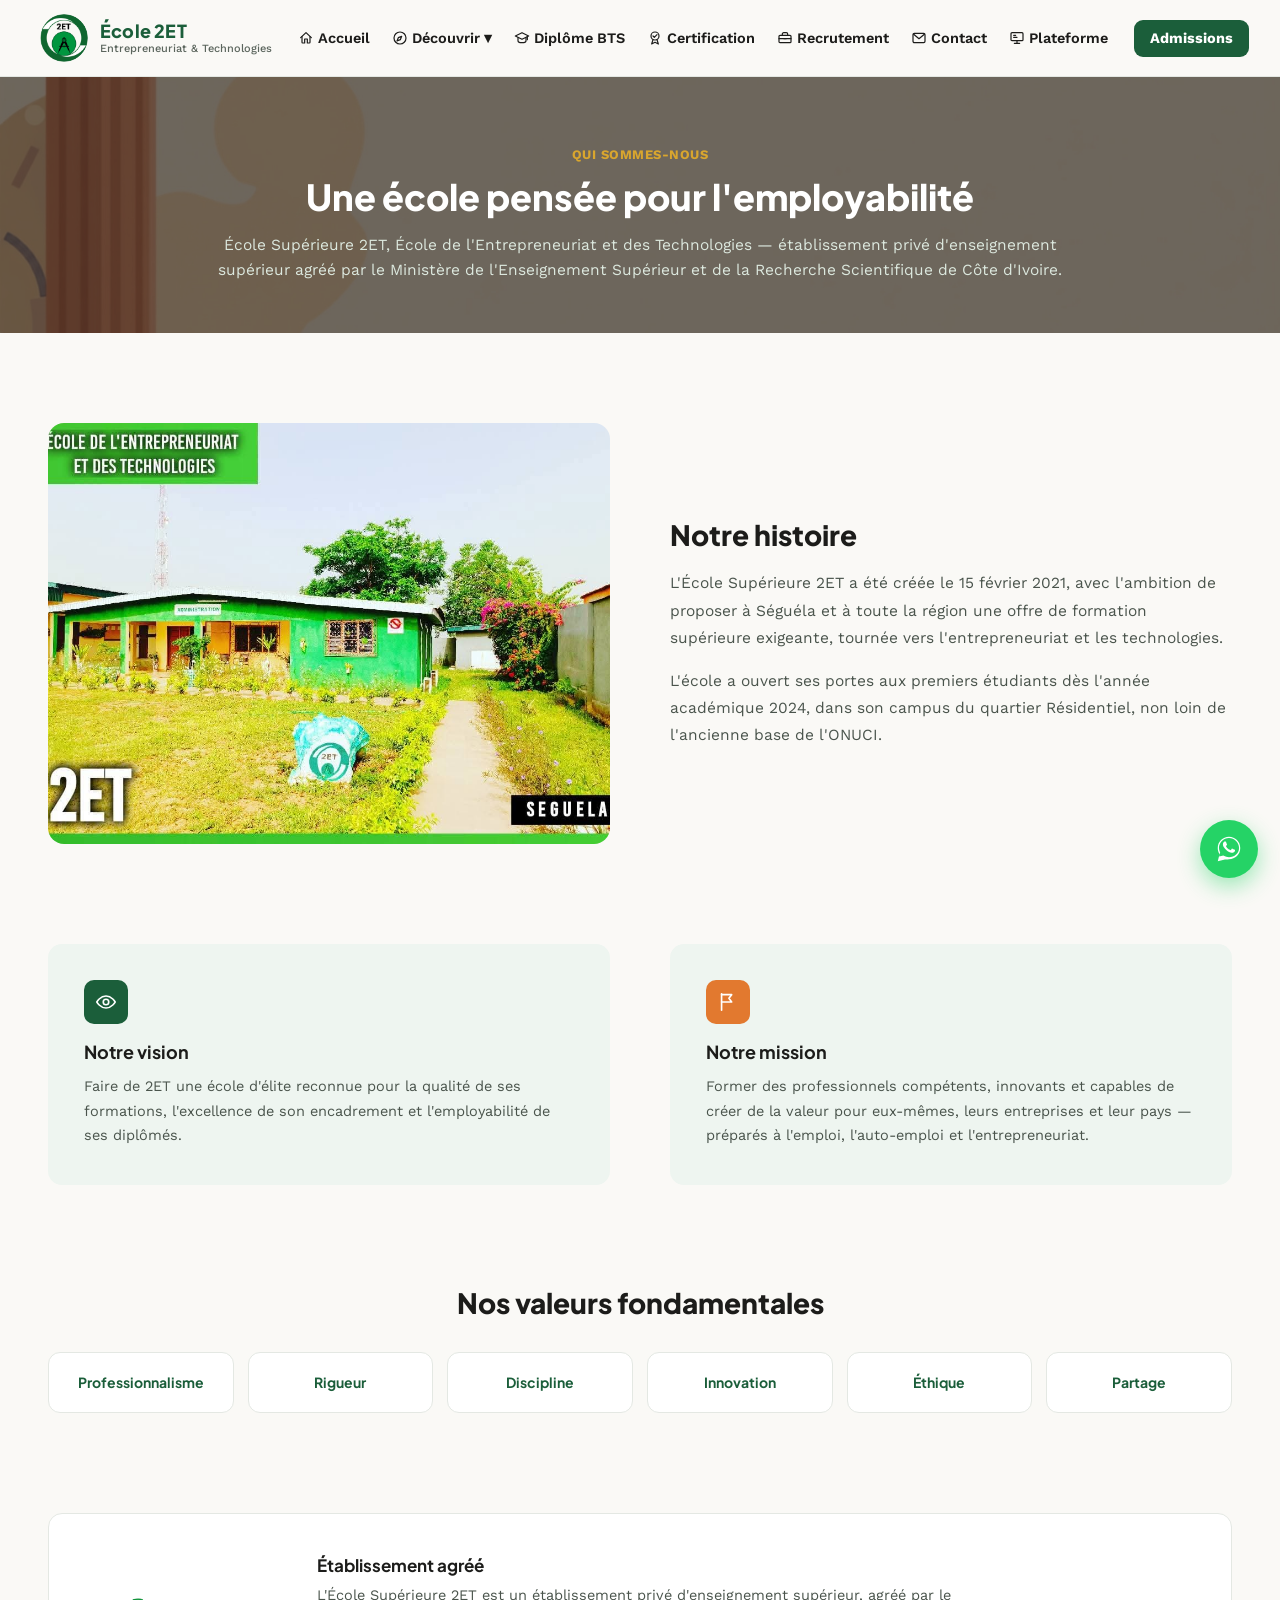
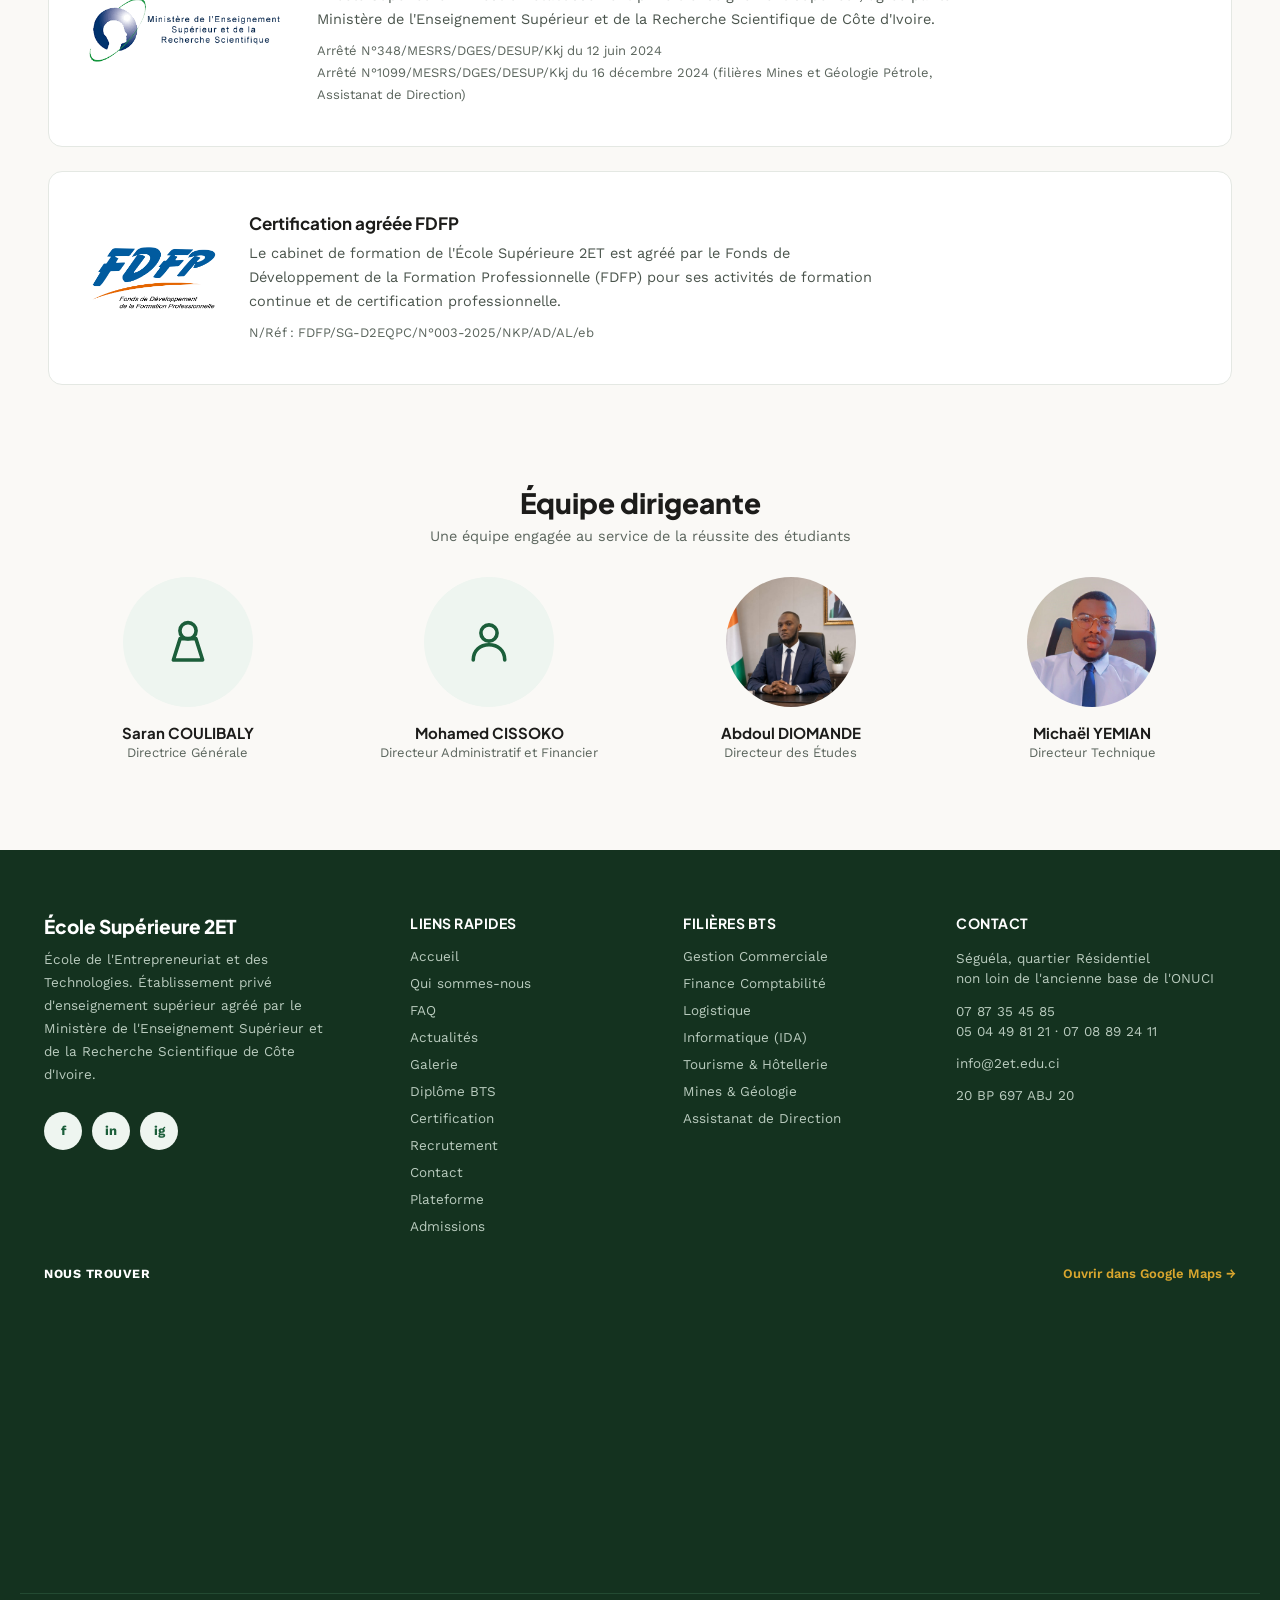
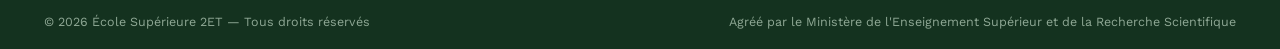
<file: a-propos.html>
<!DOCTYPE html>
<html lang="fr">
<head>
<meta charset="utf-8">
<meta name="viewport" content="width=device-width, initial-scale=1">
<title>Qui sommes-nous — École Supérieure 2ET</title>
<meta name="description" content="École Supérieure 2ET : notre histoire, notre vision, notre mission et nos valeurs fondamentales.">
<meta property="og:type" content="website">
<meta property="og:site_name" content="École Supérieure 2ET">
<meta property="og:locale" content="fr_FR">
<meta property="og:title" content="Qui sommes-nous — École Supérieure 2ET">
<meta property="og:description" content="École Supérieure 2ET : notre histoire, notre vision, notre mission et nos valeurs fondamentales.">
<meta property="og:image" content="https://2et.edu.ci/images/logo-2et.png">
<meta property="og:url" content="https://2et.edu.ci/a-propos.html">
<meta name="twitter:card" content="summary">
<meta name="twitter:title" content="Qui sommes-nous — École Supérieure 2ET">
<meta name="twitter:description" content="École Supérieure 2ET : notre histoire, notre vision, notre mission et nos valeurs fondamentales.">
<meta name="twitter:image" content="https://2et.edu.ci/images/logo-2et.png">
<link rel="icon" href="images/logo-2et.png">
<link rel="preconnect" href="https://fonts.googleapis.com">
<link href="https://fonts.googleapis.com/css2?family=Plus+Jakarta+Sans:wght@500;700;800&family=Work+Sans:wght@400;500;600&display=swap" rel="stylesheet">
<link rel="stylesheet" href="css/style.css">
</head>
<body>

<header class="site-header">
  <div class="container">
    <a href="index.html" class="brand">
      <img src="images/logo-2et.png" alt="Logo École 2ET">
      <div>
        <div class="brand-name">École 2ET</div>
        <div class="brand-sub">Entrepreneuriat &amp; Technologies</div>
      </div>
    </a>
    <nav class="site-nav">
      <a href="index.html"><svg class="nav-icon" viewBox="0 0 24 24" fill="none" stroke="currentColor" stroke-width="1.8" stroke-linecap="round" stroke-linejoin="round"><path d="M4 11.5 12 4l8 7.5"/><path d="M6 10v8.5a1 1 0 0 0 1 1h3v-6h4v6h3a1 1 0 0 0 1-1V10"/></svg>Accueil</a>
      <div class="nav-dropdown">
        <span class="nav-dropdown-toggle"><svg class="nav-icon" viewBox="0 0 24 24" fill="none" stroke="currentColor" stroke-width="1.8" stroke-linecap="round" stroke-linejoin="round"><circle cx="12" cy="12" r="9"/><path d="m14.5 9.5-2 5-5 2 2-5Z"/></svg>Découvrir <span>▾</span></span>
        <div class="nav-dropdown-menu">
          <a href="a-propos.html"><svg class="nav-icon" viewBox="0 0 24 24" fill="none" stroke="currentColor" stroke-width="1.8" stroke-linecap="round" stroke-linejoin="round"><circle cx="12" cy="12" r="9"/><line x1="12" y1="11" x2="12" y2="16"/><circle cx="12" cy="7.5" r="0.9" fill="currentColor" stroke="none"/></svg>Qui sommes-nous</a>
          <a href="faq.html"><svg class="nav-icon" viewBox="0 0 24 24" fill="none" stroke="currentColor" stroke-width="1.8" stroke-linecap="round" stroke-linejoin="round"><circle cx="12" cy="12" r="9"/><path d="M9.5 9.5a2.5 2.5 0 1 1 3.5 2.3c-.7.3-1 .9-1 1.7"/><circle cx="12" cy="17" r="0.9" fill="currentColor" stroke="none"/></svg>FAQ</a>
          <a href="actualites.html"><svg class="nav-icon" viewBox="0 0 24 24" fill="none" stroke="currentColor" stroke-width="1.8" stroke-linecap="round" stroke-linejoin="round"><rect x="3" y="5" width="14" height="15" rx="1"/><path d="M17 8h3a1 1 0 0 1 1 1v10a2 2 0 0 1-2 2H5"/><line x1="6.5" y1="9" x2="13.5" y2="9"/><line x1="6.5" y1="12.5" x2="13.5" y2="12.5"/><line x1="6.5" y1="16" x2="11" y2="16"/></svg>Actualités</a>
          <a href="galerie.html"><svg class="nav-icon" viewBox="0 0 24 24" fill="none" stroke="currentColor" stroke-width="1.8" stroke-linecap="round" stroke-linejoin="round"><rect x="3" y="3" width="14" height="14" rx="1.5"/><path d="m3 13 4-4 3 3 4-5 3 3.5"/><circle cx="7.5" cy="7.5" r="1.2" fill="currentColor" stroke="none"/><path d="M20 7v11a2 2 0 0 1-2 2H7"/></svg>Galerie</a>
          <a href="orientation.html"><svg class="nav-icon" viewBox="0 0 24 24" fill="none" stroke="currentColor" stroke-width="1.8" stroke-linecap="round" stroke-linejoin="round"><path d="M12 3a6 6 0 0 0-4 10.5c.6.6 1 1.4 1 2.5h6c0-1.1.4-1.9 1-2.5A6 6 0 0 0 12 3Z"/><path d="M9 18h6"/><path d="M10 21h4"/></svg>Quiz d'orientation</a>
        </div>
      </div>
      <a href="formations.html"><svg class="nav-icon" viewBox="0 0 24 24" fill="none" stroke="currentColor" stroke-width="1.8" stroke-linecap="round" stroke-linejoin="round"><path d="M2 9 12 4l10 5-10 5-10-5Z"/><path d="M6 11.5V16c0 1.5 2.5 3 6 3s6-1.5 6-3v-4.5"/><path d="M20 9v5.5"/></svg>Diplôme BTS</a>
      <a href="formation-continue.html"><svg class="nav-icon" viewBox="0 0 24 24" fill="none" stroke="currentColor" stroke-width="1.8" stroke-linecap="round" stroke-linejoin="round"><circle cx="12" cy="9" r="6"/><path d="m9 9 2 2 4-4"/><path d="M9 14.5 7 21l5-2.5L17 21l-2-6.5"/></svg>Certification</a>
      <a href="recrutement.html"><svg class="nav-icon" viewBox="0 0 24 24" fill="none" stroke="currentColor" stroke-width="1.8" stroke-linecap="round" stroke-linejoin="round"><rect x="3" y="8" width="18" height="11" rx="1.5"/><path d="M8 8V6a2 2 0 0 1 2-2h4a2 2 0 0 1 2 2v2"/><line x1="3" y1="13" x2="21" y2="13"/><line x1="10.5" y1="13" x2="13.5" y2="13"/></svg>Recrutement</a>
      <a href="contact.html"><svg class="nav-icon" viewBox="0 0 24 24" fill="none" stroke="currentColor" stroke-width="1.8" stroke-linecap="round" stroke-linejoin="round"><rect x="3" y="5" width="18" height="14" rx="2"/><path d="m4 6.5 8 6.5 8-6.5"/></svg>Contact</a>
      <a href="plateforme.html"><svg class="nav-icon" viewBox="0 0 24 24" fill="none" stroke="currentColor" stroke-width="1.8" stroke-linecap="round" stroke-linejoin="round"><rect x="3" y="4" width="18" height="12" rx="1.5"/><line x1="8" y1="20" x2="16" y2="20"/><line x1="12" y1="16" x2="12" y2="20"/><line x1="7" y1="8" x2="10" y2="8"/><line x1="7" y1="11" x2="12" y2="11"/></svg>Plateforme</a>
    </nav>
    <div class="site-cta"><a href="admissions.html" class="btn btn-green">Admissions</a></div>
    <button class="burger" aria-label="Menu"><span></span><span></span><span></span></button>
  </div>
  <div class="mobile-nav">
    <a href="index.html"><svg class="nav-icon" viewBox="0 0 24 24" fill="none" stroke="currentColor" stroke-width="1.8" stroke-linecap="round" stroke-linejoin="round"><path d="M4 11.5 12 4l8 7.5"/><path d="M6 10v8.5a1 1 0 0 0 1 1h3v-6h4v6h3a1 1 0 0 0 1-1V10"/></svg>Accueil</a>
    <a href="a-propos.html"><svg class="nav-icon" viewBox="0 0 24 24" fill="none" stroke="currentColor" stroke-width="1.8" stroke-linecap="round" stroke-linejoin="round"><circle cx="12" cy="12" r="9"/><line x1="12" y1="11" x2="12" y2="16"/><circle cx="12" cy="7.5" r="0.9" fill="currentColor" stroke="none"/></svg>Qui sommes-nous</a>
    <a href="faq.html"><svg class="nav-icon" viewBox="0 0 24 24" fill="none" stroke="currentColor" stroke-width="1.8" stroke-linecap="round" stroke-linejoin="round"><circle cx="12" cy="12" r="9"/><path d="M9.5 9.5a2.5 2.5 0 1 1 3.5 2.3c-.7.3-1 .9-1 1.7"/><circle cx="12" cy="17" r="0.9" fill="currentColor" stroke="none"/></svg>FAQ</a>
    <a href="actualites.html"><svg class="nav-icon" viewBox="0 0 24 24" fill="none" stroke="currentColor" stroke-width="1.8" stroke-linecap="round" stroke-linejoin="round"><rect x="3" y="5" width="14" height="15" rx="1"/><path d="M17 8h3a1 1 0 0 1 1 1v10a2 2 0 0 1-2 2H5"/><line x1="6.5" y1="9" x2="13.5" y2="9"/><line x1="6.5" y1="12.5" x2="13.5" y2="12.5"/><line x1="6.5" y1="16" x2="11" y2="16"/></svg>Actualités</a>
    <a href="galerie.html"><svg class="nav-icon" viewBox="0 0 24 24" fill="none" stroke="currentColor" stroke-width="1.8" stroke-linecap="round" stroke-linejoin="round"><rect x="3" y="3" width="14" height="14" rx="1.5"/><path d="m3 13 4-4 3 3 4-5 3 3.5"/><circle cx="7.5" cy="7.5" r="1.2" fill="currentColor" stroke="none"/><path d="M20 7v11a2 2 0 0 1-2 2H7"/></svg>Galerie</a>
    <a href="orientation.html"><svg class="nav-icon" viewBox="0 0 24 24" fill="none" stroke="currentColor" stroke-width="1.8" stroke-linecap="round" stroke-linejoin="round"><path d="M12 3a6 6 0 0 0-4 10.5c.6.6 1 1.4 1 2.5h6c0-1.1.4-1.9 1-2.5A6 6 0 0 0 12 3Z"/><path d="M9 18h6"/><path d="M10 21h4"/></svg>Quiz d'orientation</a>
    <a href="formations.html"><svg class="nav-icon" viewBox="0 0 24 24" fill="none" stroke="currentColor" stroke-width="1.8" stroke-linecap="round" stroke-linejoin="round"><path d="M2 9 12 4l10 5-10 5-10-5Z"/><path d="M6 11.5V16c0 1.5 2.5 3 6 3s6-1.5 6-3v-4.5"/><path d="M20 9v5.5"/></svg>Diplôme BTS</a>
    <a href="formation-continue.html"><svg class="nav-icon" viewBox="0 0 24 24" fill="none" stroke="currentColor" stroke-width="1.8" stroke-linecap="round" stroke-linejoin="round"><circle cx="12" cy="9" r="6"/><path d="m9 9 2 2 4-4"/><path d="M9 14.5 7 21l5-2.5L17 21l-2-6.5"/></svg>Certification</a>
    <a href="recrutement.html"><svg class="nav-icon" viewBox="0 0 24 24" fill="none" stroke="currentColor" stroke-width="1.8" stroke-linecap="round" stroke-linejoin="round"><rect x="3" y="8" width="18" height="11" rx="1.5"/><path d="M8 8V6a2 2 0 0 1 2-2h4a2 2 0 0 1 2 2v2"/><line x1="3" y1="13" x2="21" y2="13"/><line x1="10.5" y1="13" x2="13.5" y2="13"/></svg>Recrutement</a>
    <a href="contact.html"><svg class="nav-icon" viewBox="0 0 24 24" fill="none" stroke="currentColor" stroke-width="1.8" stroke-linecap="round" stroke-linejoin="round"><rect x="3" y="5" width="18" height="14" rx="2"/><path d="m4 6.5 8 6.5 8-6.5"/></svg>Contact</a>
    <a href="plateforme.html"><svg class="nav-icon" viewBox="0 0 24 24" fill="none" stroke="currentColor" stroke-width="1.8" stroke-linecap="round" stroke-linejoin="round"><rect x="3" y="4" width="18" height="12" rx="1.5"/><line x1="8" y1="20" x2="16" y2="20"/><line x1="12" y1="16" x2="12" y2="20"/><line x1="7" y1="8" x2="10" y2="8"/><line x1="7" y1="11" x2="12" y2="11"/></svg>Plateforme</a>
    <a href="admissions.html" class="btn btn-green">Admissions</a>
  </div>
</header>

<div class="page-hero" style="background-image:url('images/heroes/a-propos.jpg')">
  <div class="container">
    <div class="eyebrow eyebrow-light">Qui sommes-nous</div>
    <h1>Une école pensée pour l'employabilité</h1>
    <p>École Supérieure 2ET, École de l'Entrepreneuriat et des Technologies — établissement privé d'enseignement supérieur agréé par le Ministère de l'Enseignement Supérieur et de la Recherche Scientifique de Côte d'Ivoire.</p>
  </div>
</div>

<section class="section">
  <div class="container">

    <div class="grid-2" style="margin-bottom:100px">
      <div class="photo-frame">
        <img src="images/campus/campus-2.jpg" alt="Bâtiment administration du campus de l'École 2ET à Séguéla">
      </div>
      <div>
        <h2 style="font-size:28px;margin:0 0 18px">Notre histoire</h2>
        <p style="font-size:15.5px;line-height:1.75;color:var(--text-secondary);margin:0 0 16px">L'École Supérieure 2ET a été créée le 15 février 2021, avec l'ambition de proposer à Séguéla et à toute la région une offre de formation supérieure exigeante, tournée vers l'entrepreneuriat et les technologies.</p>
        <p style="font-size:15.5px;line-height:1.75;color:var(--text-secondary);margin:0">L'école a ouvert ses portes aux premiers étudiants dès l'année académique 2024, dans son campus du quartier Résidentiel, non loin de l'ancienne base de l'ONUCI.</p>
      </div>
    </div>

    <div class="grid-2" style="margin-bottom:100px">
      <div class="card" style="padding:36px;background:var(--green-light);border:none">
        <div class="card-icon"><svg viewBox="0 0 24 24" fill="none" stroke="currentColor" stroke-width="1.8" stroke-linecap="round" stroke-linejoin="round"><path d="M2 12s3.5-6.5 10-6.5S22 12 22 12s-3.5 6.5-10 6.5S2 12 2 12Z"/><circle cx="12" cy="12" r="3"/></svg></div>
        <div style="font-family:var(--font-heading);font-weight:700;font-size:18px;margin-bottom:12px">Notre vision</div>
        <div style="font-size:14.5px;line-height:1.7;color:var(--text-secondary)">Faire de 2ET une école d'élite reconnue pour la qualité de ses formations, l'excellence de son encadrement et l'employabilité de ses diplômés.</div>
      </div>
      <div class="card" style="padding:36px;background:var(--green-light);border:none">
        <div class="card-icon" style="background:var(--orange)"><svg viewBox="0 0 24 24" fill="none" stroke="currentColor" stroke-width="1.8" stroke-linecap="round" stroke-linejoin="round"><path d="M5 3v18"/><path d="M5 4h11l-3 4 3 4H5"/></svg></div>
        <div style="font-family:var(--font-heading);font-weight:700;font-size:18px;margin-bottom:12px">Notre mission</div>
        <div style="font-size:14.5px;line-height:1.7;color:var(--text-secondary)">Former des professionnels compétents, innovants et capables de créer de la valeur pour eux-mêmes, leurs entreprises et leur pays — préparés à l'emploi, l'auto-emploi et l'entrepreneuriat.</div>
      </div>
    </div>

    <div style="margin-bottom:100px">
      <h2 style="text-align:center;margin-bottom:32px;font-size:28px">Nos valeurs fondamentales</h2>
      <div class="values-grid">
        <div class="value-chip"><span>Professionnalisme</span></div>
        <div class="value-chip"><span>Rigueur</span></div>
        <div class="value-chip"><span>Discipline</span></div>
        <div class="value-chip"><span>Innovation</span></div>
        <div class="value-chip"><span>Éthique</span></div>
        <div class="value-chip"><span>Partage</span></div>
      </div>
    </div>

    <div class="card" style="display:flex;align-items:center;gap:32px;flex-wrap:wrap;margin-bottom:24px;padding:40px">
      <div style="display:flex;align-items:center;gap:16px;flex-shrink:0">
        <img src="images/agrement/mesrs-ci.png" alt="Logo du Ministère de l'Enseignement Supérieur et de la Recherche Scientifique" style="height:64px;width:auto">
      </div>
      <div>
        <div style="font-family:var(--font-heading);font-weight:700;font-size:17px;margin-bottom:8px">Établissement agréé</div>
        <div style="font-size:14.5px;line-height:1.65;color:var(--text-secondary);max-width:640px;margin-bottom:8px">L'École Supérieure 2ET est un établissement privé d'enseignement supérieur, agréé par le Ministère de l'Enseignement Supérieur et de la Recherche Scientifique de Côte d'Ivoire.</div>
        <div style="font-size:13px;line-height:1.7;color:var(--text-muted);max-width:640px">Arrêté N°348/MESRS/DGES/DESUP/Kkj du 12 juin 2024<br>Arrêté N°1099/MESRS/DGES/DESUP/Kkj du 16 décembre 2024 (filières Mines et Géologie Pétrole, Assistanat de Direction)</div>
      </div>
    </div>

    <div class="card" style="display:flex;align-items:center;gap:32px;flex-wrap:wrap;margin-bottom:100px;padding:40px">
      <div style="display:flex;align-items:center;gap:16px;flex-shrink:0">
        <img src="images/agrement/fdfp.png" alt="Logo du Fonds de Développement de la Formation Professionnelle (FDFP)" style="height:64px;width:auto">
      </div>
      <div>
        <div style="font-family:var(--font-heading);font-weight:700;font-size:17px;margin-bottom:8px">Certification agréée FDFP</div>
        <div style="font-size:14.5px;line-height:1.65;color:var(--text-secondary);max-width:640px;margin-bottom:8px">Le cabinet de formation de l'École Supérieure 2ET est agréé par le Fonds de Développement de la Formation Professionnelle (FDFP) pour ses activités de formation continue et de certification professionnelle.</div>
        <div style="font-size:13px;line-height:1.7;color:var(--text-muted);max-width:640px">N/Réf : FDFP/SG-D2EQPC/N°003-2025/NKP/AD/AL/eb</div>
      </div>
    </div>

    <div>
      <h2 style="text-align:center;margin-bottom:8px;font-size:28px">Équipe dirigeante</h2>
      <p style="text-align:center;font-size:14.5px;color:var(--text-muted);margin:0 0 32px">Une équipe engagée au service de la réussite des étudiants</p>
      <div class="team-grid">
        <div>
          <div class="team-avatar"><svg viewBox="0 0 24 24" fill="none" stroke="currentColor" stroke-width="1.6" stroke-linecap="round" stroke-linejoin="round"><circle cx="12" cy="7" r="3.6"/><path d="M8.5 10.5 5.5 20h13l-3-9.5Z"/></svg></div>
          <div class="team-name">Saran COULIBALY</div><div class="team-role">Directrice Générale</div>
        </div>
        <div>
          <div class="team-avatar"><svg viewBox="0 0 24 24" fill="none" stroke="currentColor" stroke-width="1.6" stroke-linecap="round" stroke-linejoin="round"><circle cx="12" cy="8" r="3.6"/><path d="M5 20c0-4.3 3.1-6.8 7-6.8s7 2.5 7 6.8"/></svg></div>
          <div class="team-name">Mohamed CISSOKO</div><div class="team-role">Directeur Administratif et Financier</div>
        </div>
        <div>
          <div class="team-avatar"><img src="images/direction/directeur-des-etudes.jpg" alt="Abdoul DIOMANDE, Directeur des Études"></div>
          <div class="team-name">Abdoul DIOMANDE</div><div class="team-role">Directeur des Études</div>
        </div>
        <div>
          <div class="team-avatar"><img src="images/direction/directeur-technique.jpg" alt="Michaël YEMIAN, Directeur Technique"></div>
          <div class="team-name">Michaël YEMIAN</div><div class="team-role">Directeur Technique</div>
        </div>
      </div>
    </div>

  </div>
</section>

<footer class="site-footer">
  <div class="footer-grid">
    <div>
      <div class="footer-brand">École Supérieure 2ET</div>
      <div class="footer-desc">École de l'Entrepreneuriat et des Technologies. Établissement privé d'enseignement supérieur agréé par le Ministère de l'Enseignement Supérieur et de la Recherche Scientifique de Côte d'Ivoire.</div>
      <div class="socials">
        <a href="#" class="social-btn">f</a>
        <a href="#" class="social-btn">in</a>
        <a href="#" class="social-btn">ig</a>
      </div>
    </div>
    <div>
      <div class="footer-heading">Liens rapides</div>
      <div class="footer-links">
        <a href="index.html">Accueil</a>
        <a href="a-propos.html">Qui sommes-nous</a>
        <a href="faq.html">FAQ</a>
        <a href="actualites.html">Actualités</a>
        <a href="galerie.html">Galerie</a>
        <a href="formations.html">Diplôme BTS</a>
        <a href="formation-continue.html">Certification</a>
        <a href="recrutement.html">Recrutement</a>
        <a href="contact.html">Contact</a>
        <a href="plateforme.html">Plateforme</a>
        <a href="admissions.html">Admissions</a>
      </div>
    </div>
    <div>
      <div class="footer-heading">Filières BTS</div>
      <div class="footer-links">
        <a href="formations.html#gec">Gestion Commerciale</a>
        <a href="formations.html#fcge">Finance Comptabilité</a>
        <a href="formations.html#log">Logistique</a>
        <a href="formations.html#ida">Informatique (IDA)</a>
        <a href="formations.html#th">Tourisme &amp; Hôtellerie</a>
        <a href="formations.html#mgp">Mines &amp; Géologie</a>
        <a href="formations.html#ad">Assistanat de Direction</a>
      </div>
    </div>
    <div>
      <div class="footer-heading">Contact</div>
      <div class="footer-contact">
        <div>Séguéla, quartier Résidentiel<br>non loin de l'ancienne base de l'ONUCI</div>
        <div>07 87 35 45 85<br>05 04 49 81 21 · 07 08 89 24 11</div>
        <div>info@2et.edu.ci</div>
        <div>20 BP 697 ABJ 20</div>
      </div>
    </div>
  </div>
  <div class="footer-map">
    <div class="footer-map-label">
      <span>Nous trouver</span>
      <a href="https://maps.app.goo.gl/5AaPVNksDcJz46Dr9" target="_blank" rel="noopener">Ouvrir dans Google Maps →</a>
    </div>
    <iframe src="https://www.openstreetmap.org/export/embed.html?bbox=-6.691312%2C7.951421%2C-6.675312%2C7.963421&layer=mapnik&marker=7.957421%2C-6.683312" loading="lazy" referrerpolicy="no-referrer-when-downgrade" title="Localisation de l'École 2ET à Séguéla" allowfullscreen></iframe>
  </div>
  <div class="footer-bottom">
    <div>© <span id="year"></span> École Supérieure 2ET — Tous droits réservés</div>
    <div>Agréé par le Ministère de l'Enseignement Supérieur et de la Recherche Scientifique</div>
  </div>
</footer>

<script>document.getElementById('year').textContent = new Date().getFullYear();</script>
<script src="js/config.js"></script>
<script src="js/main.js"></script>
<script data-goatcounter="https://ecole2et.goatcounter.com/count" async src="//gc.zgo.at/count.js"></script>
</body>
</html>
</file>
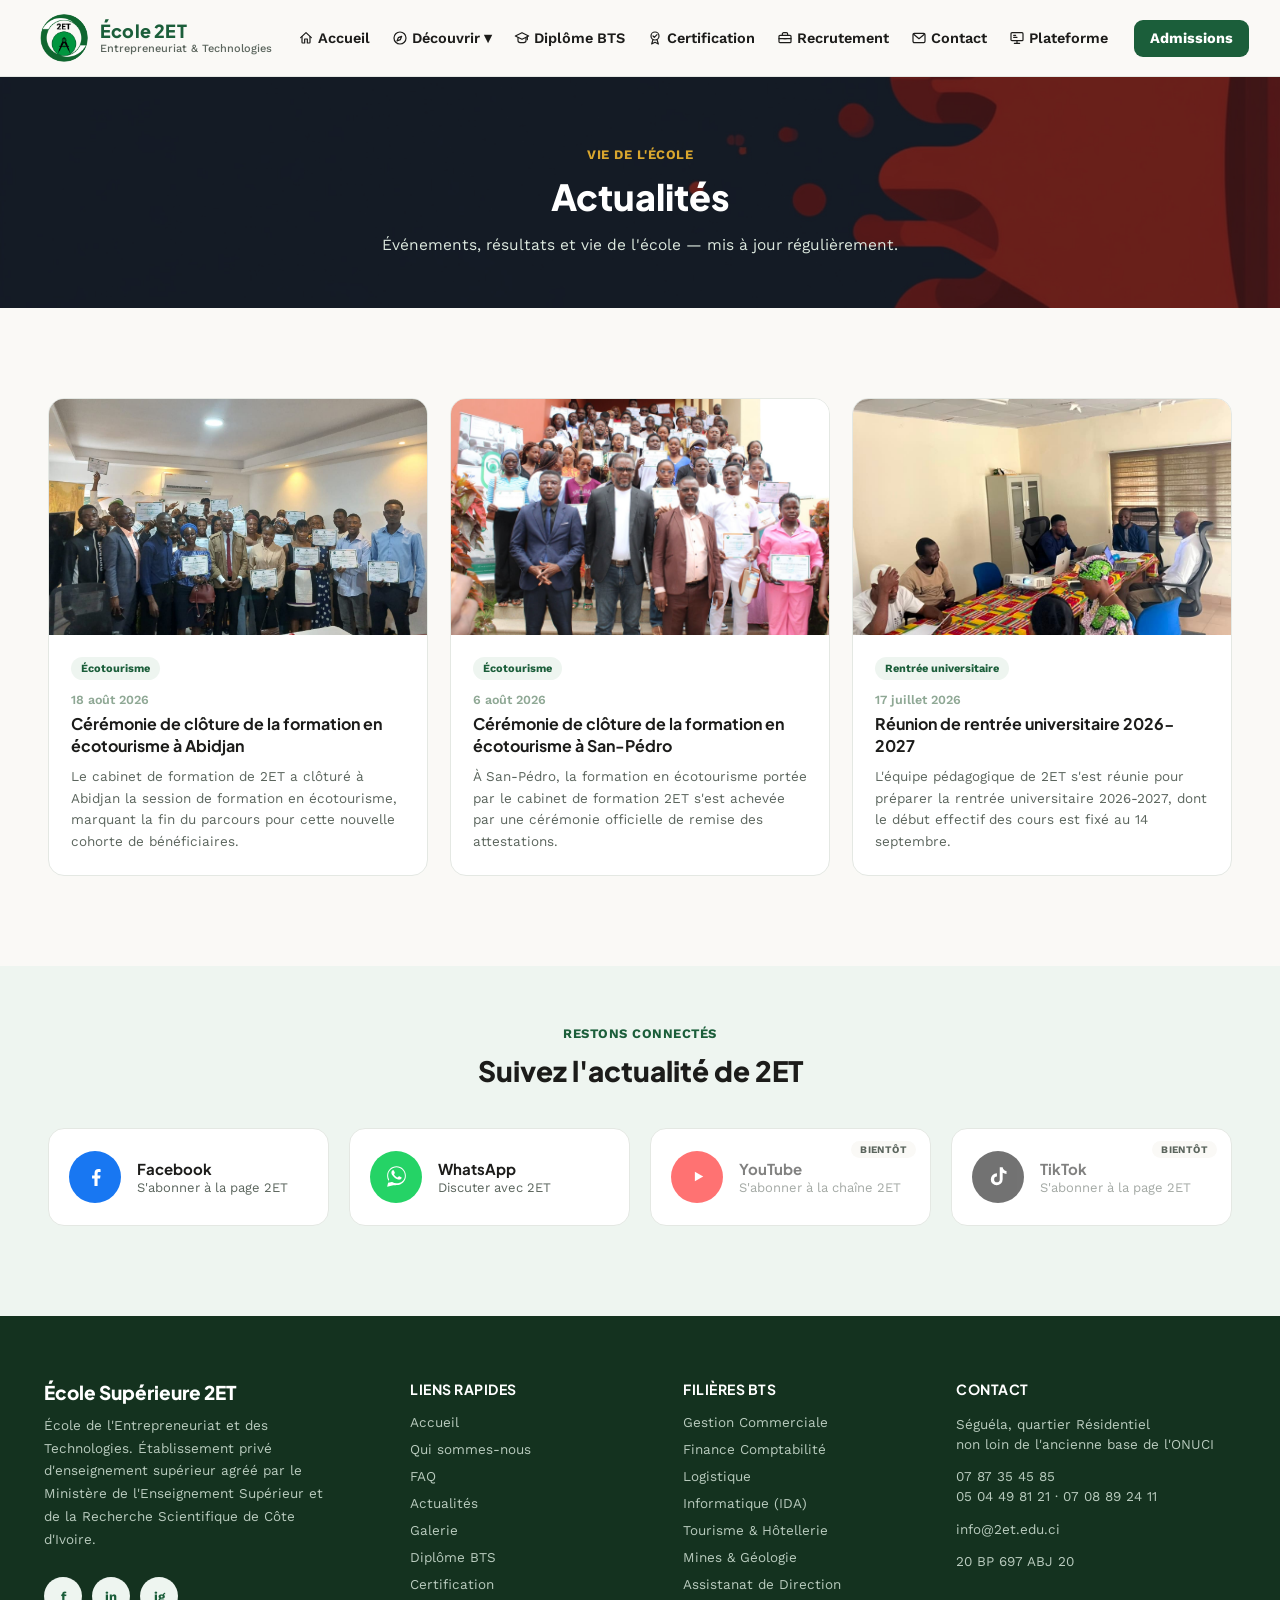
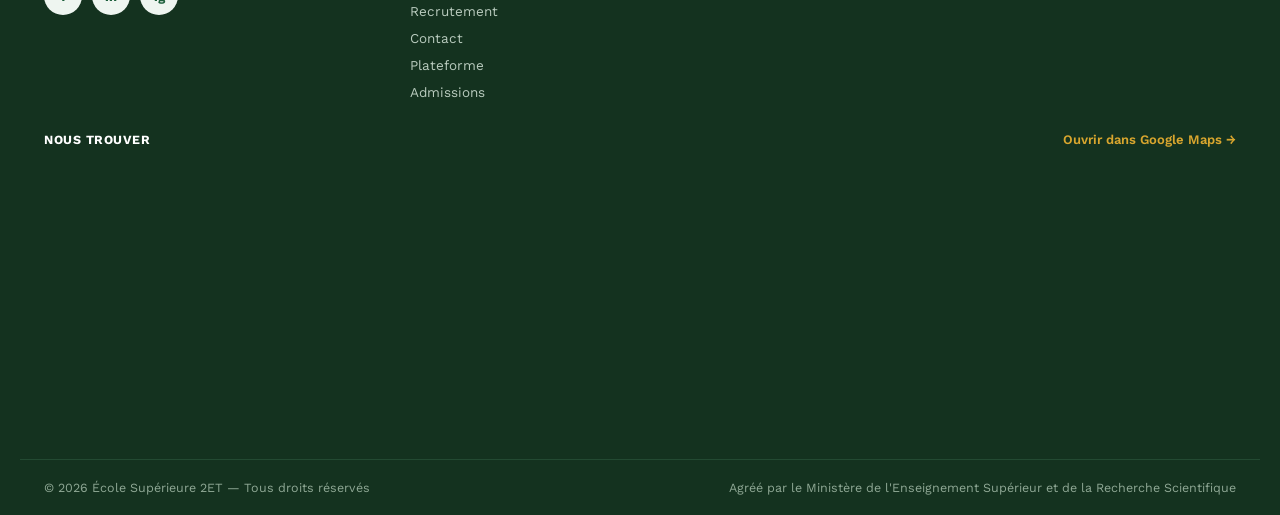
<file: actualites.html>
<!DOCTYPE html>
<html lang="fr">
<head>
<meta charset="utf-8">
<meta name="viewport" content="width=device-width, initial-scale=1">
<title>Actualités — École Supérieure 2ET</title>
<meta name="description" content="Actualités, événements et vie de l'École Supérieure 2ET, mis à jour régulièrement.">
<meta property="og:type" content="website">
<meta property="og:site_name" content="École Supérieure 2ET">
<meta property="og:locale" content="fr_FR">
<meta property="og:title" content="Actualités — École Supérieure 2ET">
<meta property="og:description" content="Actualités, événements et vie de l'École Supérieure 2ET, mis à jour régulièrement.">
<meta property="og:image" content="https://2et.edu.ci/images/logo-2et.png">
<meta property="og:url" content="https://2et.edu.ci/actualites.html">
<meta name="twitter:card" content="summary">
<meta name="twitter:title" content="Actualités — École Supérieure 2ET">
<meta name="twitter:description" content="Actualités, événements et vie de l'École Supérieure 2ET, mis à jour régulièrement.">
<meta name="twitter:image" content="https://2et.edu.ci/images/logo-2et.png">
<link rel="icon" href="images/logo-2et.png">
<link rel="preconnect" href="https://fonts.googleapis.com">
<link href="https://fonts.googleapis.com/css2?family=Plus+Jakarta+Sans:wght@500;700;800&family=Work+Sans:wght@400;500;600&display=swap" rel="stylesheet">
<link rel="stylesheet" href="css/style.css">
</head>
<body data-no-whatsapp-float>

<header class="site-header">
  <div class="container">
    <a href="index.html" class="brand">
      <img src="images/logo-2et.png" alt="Logo École 2ET">
      <div><div class="brand-name">École 2ET</div><div class="brand-sub">Entrepreneuriat &amp; Technologies</div></div>
    </a>
    <nav class="site-nav">
      <a href="index.html"><svg class="nav-icon" viewBox="0 0 24 24" fill="none" stroke="currentColor" stroke-width="1.8" stroke-linecap="round" stroke-linejoin="round"><path d="M4 11.5 12 4l8 7.5"/><path d="M6 10v8.5a1 1 0 0 0 1 1h3v-6h4v6h3a1 1 0 0 0 1-1V10"/></svg>Accueil</a>
      <div class="nav-dropdown">
        <span class="nav-dropdown-toggle"><svg class="nav-icon" viewBox="0 0 24 24" fill="none" stroke="currentColor" stroke-width="1.8" stroke-linecap="round" stroke-linejoin="round"><circle cx="12" cy="12" r="9"/><path d="m14.5 9.5-2 5-5 2 2-5Z"/></svg>Découvrir <span>▾</span></span>
        <div class="nav-dropdown-menu">
          <a href="a-propos.html"><svg class="nav-icon" viewBox="0 0 24 24" fill="none" stroke="currentColor" stroke-width="1.8" stroke-linecap="round" stroke-linejoin="round"><circle cx="12" cy="12" r="9"/><line x1="12" y1="11" x2="12" y2="16"/><circle cx="12" cy="7.5" r="0.9" fill="currentColor" stroke="none"/></svg>Qui sommes-nous</a>
          <a href="faq.html"><svg class="nav-icon" viewBox="0 0 24 24" fill="none" stroke="currentColor" stroke-width="1.8" stroke-linecap="round" stroke-linejoin="round"><circle cx="12" cy="12" r="9"/><path d="M9.5 9.5a2.5 2.5 0 1 1 3.5 2.3c-.7.3-1 .9-1 1.7"/><circle cx="12" cy="17" r="0.9" fill="currentColor" stroke="none"/></svg>FAQ</a>
          <a href="actualites.html"><svg class="nav-icon" viewBox="0 0 24 24" fill="none" stroke="currentColor" stroke-width="1.8" stroke-linecap="round" stroke-linejoin="round"><rect x="3" y="5" width="14" height="15" rx="1"/><path d="M17 8h3a1 1 0 0 1 1 1v10a2 2 0 0 1-2 2H5"/><line x1="6.5" y1="9" x2="13.5" y2="9"/><line x1="6.5" y1="12.5" x2="13.5" y2="12.5"/><line x1="6.5" y1="16" x2="11" y2="16"/></svg>Actualités</a>
          <a href="galerie.html"><svg class="nav-icon" viewBox="0 0 24 24" fill="none" stroke="currentColor" stroke-width="1.8" stroke-linecap="round" stroke-linejoin="round"><rect x="3" y="3" width="14" height="14" rx="1.5"/><path d="m3 13 4-4 3 3 4-5 3 3.5"/><circle cx="7.5" cy="7.5" r="1.2" fill="currentColor" stroke="none"/><path d="M20 7v11a2 2 0 0 1-2 2H7"/></svg>Galerie</a>
          <a href="orientation.html"><svg class="nav-icon" viewBox="0 0 24 24" fill="none" stroke="currentColor" stroke-width="1.8" stroke-linecap="round" stroke-linejoin="round"><path d="M12 3a6 6 0 0 0-4 10.5c.6.6 1 1.4 1 2.5h6c0-1.1.4-1.9 1-2.5A6 6 0 0 0 12 3Z"/><path d="M9 18h6"/><path d="M10 21h4"/></svg>Quiz d'orientation</a>
        </div>
      </div>
      <a href="formations.html"><svg class="nav-icon" viewBox="0 0 24 24" fill="none" stroke="currentColor" stroke-width="1.8" stroke-linecap="round" stroke-linejoin="round"><path d="M2 9 12 4l10 5-10 5-10-5Z"/><path d="M6 11.5V16c0 1.5 2.5 3 6 3s6-1.5 6-3v-4.5"/><path d="M20 9v5.5"/></svg>Diplôme BTS</a>
      <a href="formation-continue.html"><svg class="nav-icon" viewBox="0 0 24 24" fill="none" stroke="currentColor" stroke-width="1.8" stroke-linecap="round" stroke-linejoin="round"><circle cx="12" cy="9" r="6"/><path d="m9 9 2 2 4-4"/><path d="M9 14.5 7 21l5-2.5L17 21l-2-6.5"/></svg>Certification</a>
      <a href="recrutement.html"><svg class="nav-icon" viewBox="0 0 24 24" fill="none" stroke="currentColor" stroke-width="1.8" stroke-linecap="round" stroke-linejoin="round"><rect x="3" y="8" width="18" height="11" rx="1.5"/><path d="M8 8V6a2 2 0 0 1 2-2h4a2 2 0 0 1 2 2v2"/><line x1="3" y1="13" x2="21" y2="13"/><line x1="10.5" y1="13" x2="13.5" y2="13"/></svg>Recrutement</a>
      <a href="contact.html"><svg class="nav-icon" viewBox="0 0 24 24" fill="none" stroke="currentColor" stroke-width="1.8" stroke-linecap="round" stroke-linejoin="round"><rect x="3" y="5" width="18" height="14" rx="2"/><path d="m4 6.5 8 6.5 8-6.5"/></svg>Contact</a>
      <a href="plateforme.html"><svg class="nav-icon" viewBox="0 0 24 24" fill="none" stroke="currentColor" stroke-width="1.8" stroke-linecap="round" stroke-linejoin="round"><rect x="3" y="4" width="18" height="12" rx="1.5"/><line x1="8" y1="20" x2="16" y2="20"/><line x1="12" y1="16" x2="12" y2="20"/><line x1="7" y1="8" x2="10" y2="8"/><line x1="7" y1="11" x2="12" y2="11"/></svg>Plateforme</a>
    </nav>
    <div class="site-cta"><a href="admissions.html" class="btn btn-green">Admissions</a></div>
    <button class="burger" aria-label="Menu"><span></span><span></span><span></span></button>
  </div>
  <div class="mobile-nav">
    <a href="index.html"><svg class="nav-icon" viewBox="0 0 24 24" fill="none" stroke="currentColor" stroke-width="1.8" stroke-linecap="round" stroke-linejoin="round"><path d="M4 11.5 12 4l8 7.5"/><path d="M6 10v8.5a1 1 0 0 0 1 1h3v-6h4v6h3a1 1 0 0 0 1-1V10"/></svg>Accueil</a>
    <a href="a-propos.html"><svg class="nav-icon" viewBox="0 0 24 24" fill="none" stroke="currentColor" stroke-width="1.8" stroke-linecap="round" stroke-linejoin="round"><circle cx="12" cy="12" r="9"/><line x1="12" y1="11" x2="12" y2="16"/><circle cx="12" cy="7.5" r="0.9" fill="currentColor" stroke="none"/></svg>Qui sommes-nous</a>
    <a href="faq.html"><svg class="nav-icon" viewBox="0 0 24 24" fill="none" stroke="currentColor" stroke-width="1.8" stroke-linecap="round" stroke-linejoin="round"><circle cx="12" cy="12" r="9"/><path d="M9.5 9.5a2.5 2.5 0 1 1 3.5 2.3c-.7.3-1 .9-1 1.7"/><circle cx="12" cy="17" r="0.9" fill="currentColor" stroke="none"/></svg>FAQ</a>
    <a href="actualites.html"><svg class="nav-icon" viewBox="0 0 24 24" fill="none" stroke="currentColor" stroke-width="1.8" stroke-linecap="round" stroke-linejoin="round"><rect x="3" y="5" width="14" height="15" rx="1"/><path d="M17 8h3a1 1 0 0 1 1 1v10a2 2 0 0 1-2 2H5"/><line x1="6.5" y1="9" x2="13.5" y2="9"/><line x1="6.5" y1="12.5" x2="13.5" y2="12.5"/><line x1="6.5" y1="16" x2="11" y2="16"/></svg>Actualités</a>
    <a href="galerie.html"><svg class="nav-icon" viewBox="0 0 24 24" fill="none" stroke="currentColor" stroke-width="1.8" stroke-linecap="round" stroke-linejoin="round"><rect x="3" y="3" width="14" height="14" rx="1.5"/><path d="m3 13 4-4 3 3 4-5 3 3.5"/><circle cx="7.5" cy="7.5" r="1.2" fill="currentColor" stroke="none"/><path d="M20 7v11a2 2 0 0 1-2 2H7"/></svg>Galerie</a>
    <a href="orientation.html"><svg class="nav-icon" viewBox="0 0 24 24" fill="none" stroke="currentColor" stroke-width="1.8" stroke-linecap="round" stroke-linejoin="round"><path d="M12 3a6 6 0 0 0-4 10.5c.6.6 1 1.4 1 2.5h6c0-1.1.4-1.9 1-2.5A6 6 0 0 0 12 3Z"/><path d="M9 18h6"/><path d="M10 21h4"/></svg>Quiz d'orientation</a>
    <a href="formations.html"><svg class="nav-icon" viewBox="0 0 24 24" fill="none" stroke="currentColor" stroke-width="1.8" stroke-linecap="round" stroke-linejoin="round"><path d="M2 9 12 4l10 5-10 5-10-5Z"/><path d="M6 11.5V16c0 1.5 2.5 3 6 3s6-1.5 6-3v-4.5"/><path d="M20 9v5.5"/></svg>Diplôme BTS</a>
    <a href="formation-continue.html"><svg class="nav-icon" viewBox="0 0 24 24" fill="none" stroke="currentColor" stroke-width="1.8" stroke-linecap="round" stroke-linejoin="round"><circle cx="12" cy="9" r="6"/><path d="m9 9 2 2 4-4"/><path d="M9 14.5 7 21l5-2.5L17 21l-2-6.5"/></svg>Certification</a>
    <a href="recrutement.html"><svg class="nav-icon" viewBox="0 0 24 24" fill="none" stroke="currentColor" stroke-width="1.8" stroke-linecap="round" stroke-linejoin="round"><rect x="3" y="8" width="18" height="11" rx="1.5"/><path d="M8 8V6a2 2 0 0 1 2-2h4a2 2 0 0 1 2 2v2"/><line x1="3" y1="13" x2="21" y2="13"/><line x1="10.5" y1="13" x2="13.5" y2="13"/></svg>Recrutement</a>
    <a href="contact.html"><svg class="nav-icon" viewBox="0 0 24 24" fill="none" stroke="currentColor" stroke-width="1.8" stroke-linecap="round" stroke-linejoin="round"><rect x="3" y="5" width="18" height="14" rx="2"/><path d="m4 6.5 8 6.5 8-6.5"/></svg>Contact</a>
    <a href="plateforme.html"><svg class="nav-icon" viewBox="0 0 24 24" fill="none" stroke="currentColor" stroke-width="1.8" stroke-linecap="round" stroke-linejoin="round"><rect x="3" y="4" width="18" height="12" rx="1.5"/><line x1="8" y1="20" x2="16" y2="20"/><line x1="12" y1="16" x2="12" y2="20"/><line x1="7" y1="8" x2="10" y2="8"/><line x1="7" y1="11" x2="12" y2="11"/></svg>Plateforme</a>
    <a href="admissions.html" class="btn btn-green">Admissions</a>
  </div>
</header>

<div class="page-hero" style="background-image:url('images/heroes/actualites.jpg')">
  <div class="container">
    <div class="eyebrow eyebrow-light">Vie de l'école</div>
    <h1>Actualités</h1>
    <p>Événements, résultats et vie de l'école — mis à jour régulièrement.</p>
  </div>
</div>

<section class="section">
  <div class="container grid-3">

    <article class="article-card">
      <div class="photo-frame"><img src="images/evenements/ceremonie-cloture-abidjan.jpeg" alt="Cérémonie de clôture de la formation en écotourisme à Abidjan"></div>
      <div class="article-body">
        <div class="article-tag">Écotourisme</div>
        <div class="news-date">18 août 2026</div>
        <div class="news-title" style="margin-bottom:10px">Cérémonie de clôture de la formation en écotourisme à Abidjan</div>
        <div class="article-excerpt">Le cabinet de formation de 2ET a clôturé à Abidjan la session de formation en écotourisme, marquant la fin du parcours pour cette nouvelle cohorte de bénéficiaires.</div>
      </div>
    </article>

    <article class="article-card">
      <div class="photo-frame"><img src="images/evenements/ceremonie-cloture-san-pedro.jpeg" alt="Cérémonie de clôture de la formation en écotourisme à San-Pédro"></div>
      <div class="article-body">
        <div class="article-tag">Écotourisme</div>
        <div class="news-date">6 août 2026</div>
        <div class="news-title" style="margin-bottom:10px">Cérémonie de clôture de la formation en écotourisme à San-Pédro</div>
        <div class="article-excerpt">À San-Pédro, la formation en écotourisme portée par le cabinet de formation 2ET s'est achevée par une cérémonie officielle de remise des attestations.</div>
      </div>
    </article>

    <article class="article-card">
      <div class="photo-frame"><img src="images/evenements/reunion-rentree-universitaire-2026-2027.jpeg" alt="Réunion de préparation de la rentrée universitaire 2026-2027 à 2ET"></div>
      <div class="article-body">
        <div class="article-tag">Rentrée universitaire</div>
        <div class="news-date">17 juillet 2026</div>
        <div class="news-title" style="margin-bottom:10px">Réunion de rentrée universitaire 2026-2027</div>
        <div class="article-excerpt">L'équipe pédagogique de 2ET s'est réunie pour préparer la rentrée universitaire 2026-2027, dont le début effectif des cours est fixé au 14 septembre.</div>
      </div>
    </article>

  </div>
</section>

<section class="section" style="background:var(--green-light);padding-top:60px">
  <div class="container">
    <div style="text-align:center;max-width:640px;margin:0 auto 40px">
      <div class="eyebrow">Restons connectés</div>
      <h2 style="font-size:28px">Suivez l'actualité de 2ET</h2>
    </div>
    <div class="social-follow-grid">
      <a href="https://www.facebook.com/share/19C4hGjBZg/" target="_blank" rel="noopener" class="social-follow-card" style="--brand:#1877F2">
        <div class="social-follow-icon"><svg viewBox="0 0 24 24" fill="currentColor"><path d="M14 21v-7.2h2.4l.4-2.8H14V9.1c0-.8.2-1.4 1.4-1.4h1.5V5.1C16.6 5 15.7 4.9 14.7 4.9c-2.1 0-3.6 1.3-3.6 3.7V11H8.7v2.8H11V21h3Z"/></svg></div>
        <div>
          <div class="social-follow-name">Facebook</div>
          <div class="social-follow-cta">S'abonner à la page 2ET</div>
        </div>
      </a>
      <a href="https://wa.me/2250546262313" target="_blank" rel="noopener" class="social-follow-card" style="--brand:#25D366">
        <div class="social-follow-icon"><svg viewBox="0 0 32 32" fill="currentColor"><path d="M16.004 3C9.377 3 4 8.373 4 15c0 2.386.7 4.607 1.902 6.474L4 29l7.73-1.867A11.94 11.94 0 0 0 16.004 27C22.63 27 28 21.627 28 15S22.63 3 16.004 3Zm0 21.7c-1.97 0-3.9-.53-5.57-1.53l-.4-.24-4.59 1.11 1.13-4.47-.26-.42A9.65 9.65 0 0 1 5.3 15c0-5.9 4.8-10.7 10.7-10.7S26.7 9.1 26.7 15 21.9 24.7 16.004 24.7Zm5.9-8.02c-.32-.16-1.9-.94-2.2-1.05-.3-.11-.51-.16-.73.16-.21.32-.84 1.05-1.03 1.26-.19.21-.38.24-.7.08-.32-.16-1.35-.5-2.57-1.6-.95-.85-1.6-1.9-1.78-2.22-.19-.32-.02-.49.14-.65.14-.14.32-.38.48-.56.16-.19.21-.32.32-.53.11-.21.05-.4-.03-.56-.08-.16-.73-1.76-1-2.41-.26-.63-.53-.54-.73-.55h-.62c-.21 0-.56.08-.85.4-.29.32-1.11 1.08-1.11 2.64s1.14 3.06 1.3 3.27c.16.21 2.24 3.42 5.43 4.8.76.33 1.35.53 1.82.68.76.24 1.45.21 2 .13.61-.09 1.9-.78 2.17-1.53.27-.75.27-1.4.19-1.53-.08-.13-.29-.21-.61-.37Z"/></svg></div>
        <div>
          <div class="social-follow-name">WhatsApp</div>
          <div class="social-follow-cta">Discuter avec 2ET</div>
        </div>
      </a>
      <div class="social-follow-card is-disabled" style="--brand:#FF0000">
        <span class="social-follow-badge">Bientôt</span>
        <div class="social-follow-icon"><svg viewBox="0 0 24 24" fill="currentColor"><path d="M9.5 7.5v9l8-4.5-8-4.5Z"/></svg></div>
        <div>
          <div class="social-follow-name">YouTube</div>
          <div class="social-follow-cta">S'abonner à la chaîne 2ET</div>
        </div>
      </div>
      <div class="social-follow-card is-disabled" style="--brand:#000000">
        <span class="social-follow-badge">Bientôt</span>
        <div class="social-follow-icon"><svg viewBox="0 0 24 24" fill="currentColor"><path d="M16 3c.3 2 1.7 3.4 3.7 3.7v2.9c-1.3 0-2.6-.4-3.7-1.1v6.2A5.7 5.7 0 1 1 10.5 9v3.1a2.7 2.7 0 1 0 2.7 2.7V3H16Z"/></svg></div>
        <div>
          <div class="social-follow-name">TikTok</div>
          <div class="social-follow-cta">S'abonner à la page 2ET</div>
        </div>
      </div>
    </div>
  </div>
</section>

<footer class="site-footer">
  <div class="footer-grid">
    <div>
      <div class="footer-brand">École Supérieure 2ET</div>
      <div class="footer-desc">École de l'Entrepreneuriat et des Technologies. Établissement privé d'enseignement supérieur agréé par le Ministère de l'Enseignement Supérieur et de la Recherche Scientifique de Côte d'Ivoire.</div>
      <div class="socials"><a href="#" class="social-btn">f</a><a href="#" class="social-btn">in</a><a href="#" class="social-btn">ig</a></div>
    </div>
    <div>
      <div class="footer-heading">Liens rapides</div>
      <div class="footer-links">
        <a href="index.html">Accueil</a><a href="a-propos.html">Qui sommes-nous</a>
        <a href="faq.html">FAQ</a><a href="actualites.html">Actualités</a>
        <a href="galerie.html">Galerie</a><a href="formations.html">Diplôme BTS</a>
        <a href="formation-continue.html">Certification</a><a href="recrutement.html">Recrutement</a>
        <a href="contact.html">Contact</a><a href="plateforme.html">Plateforme</a><a href="admissions.html">Admissions</a>
      </div>
    </div>
    <div>
      <div class="footer-heading">Filières BTS</div>
      <div class="footer-links">
        <a href="formations.html#gec">Gestion Commerciale</a><a href="formations.html#fcge">Finance Comptabilité</a>
        <a href="formations.html#log">Logistique</a><a href="formations.html#ida">Informatique (IDA)</a>
        <a href="formations.html#th">Tourisme &amp; Hôtellerie</a><a href="formations.html#mgp">Mines &amp; Géologie</a>
        <a href="formations.html#ad">Assistanat de Direction</a>
      </div>
    </div>
    <div>
      <div class="footer-heading">Contact</div>
      <div class="footer-contact">
        <div>Séguéla, quartier Résidentiel<br>non loin de l'ancienne base de l'ONUCI</div>
        <div>07 87 35 45 85<br>05 04 49 81 21 · 07 08 89 24 11</div>
        <div>info@2et.edu.ci</div>
        <div>20 BP 697 ABJ 20</div>
      </div>
    </div>
  </div>
  <div class="footer-map">
    <div class="footer-map-label">
      <span>Nous trouver</span>
      <a href="https://maps.app.goo.gl/5AaPVNksDcJz46Dr9" target="_blank" rel="noopener">Ouvrir dans Google Maps →</a>
    </div>
    <iframe src="https://www.openstreetmap.org/export/embed.html?bbox=-6.691312%2C7.951421%2C-6.675312%2C7.963421&layer=mapnik&marker=7.957421%2C-6.683312" loading="lazy" referrerpolicy="no-referrer-when-downgrade" title="Localisation de l'École 2ET à Séguéla" allowfullscreen></iframe>
  </div>
  <div class="footer-bottom">
    <div>© <span id="year"></span> École Supérieure 2ET — Tous droits réservés</div>
    <div>Agréé par le Ministère de l'Enseignement Supérieur et de la Recherche Scientifique</div>
  </div>
</footer>

<script>document.getElementById('year').textContent = new Date().getFullYear();</script>
<script src="js/config.js"></script>
<script src="js/main.js"></script>
<script data-goatcounter="https://ecole2et.goatcounter.com/count" async src="//gc.zgo.at/count.js"></script>
</body>
</html>
</file>
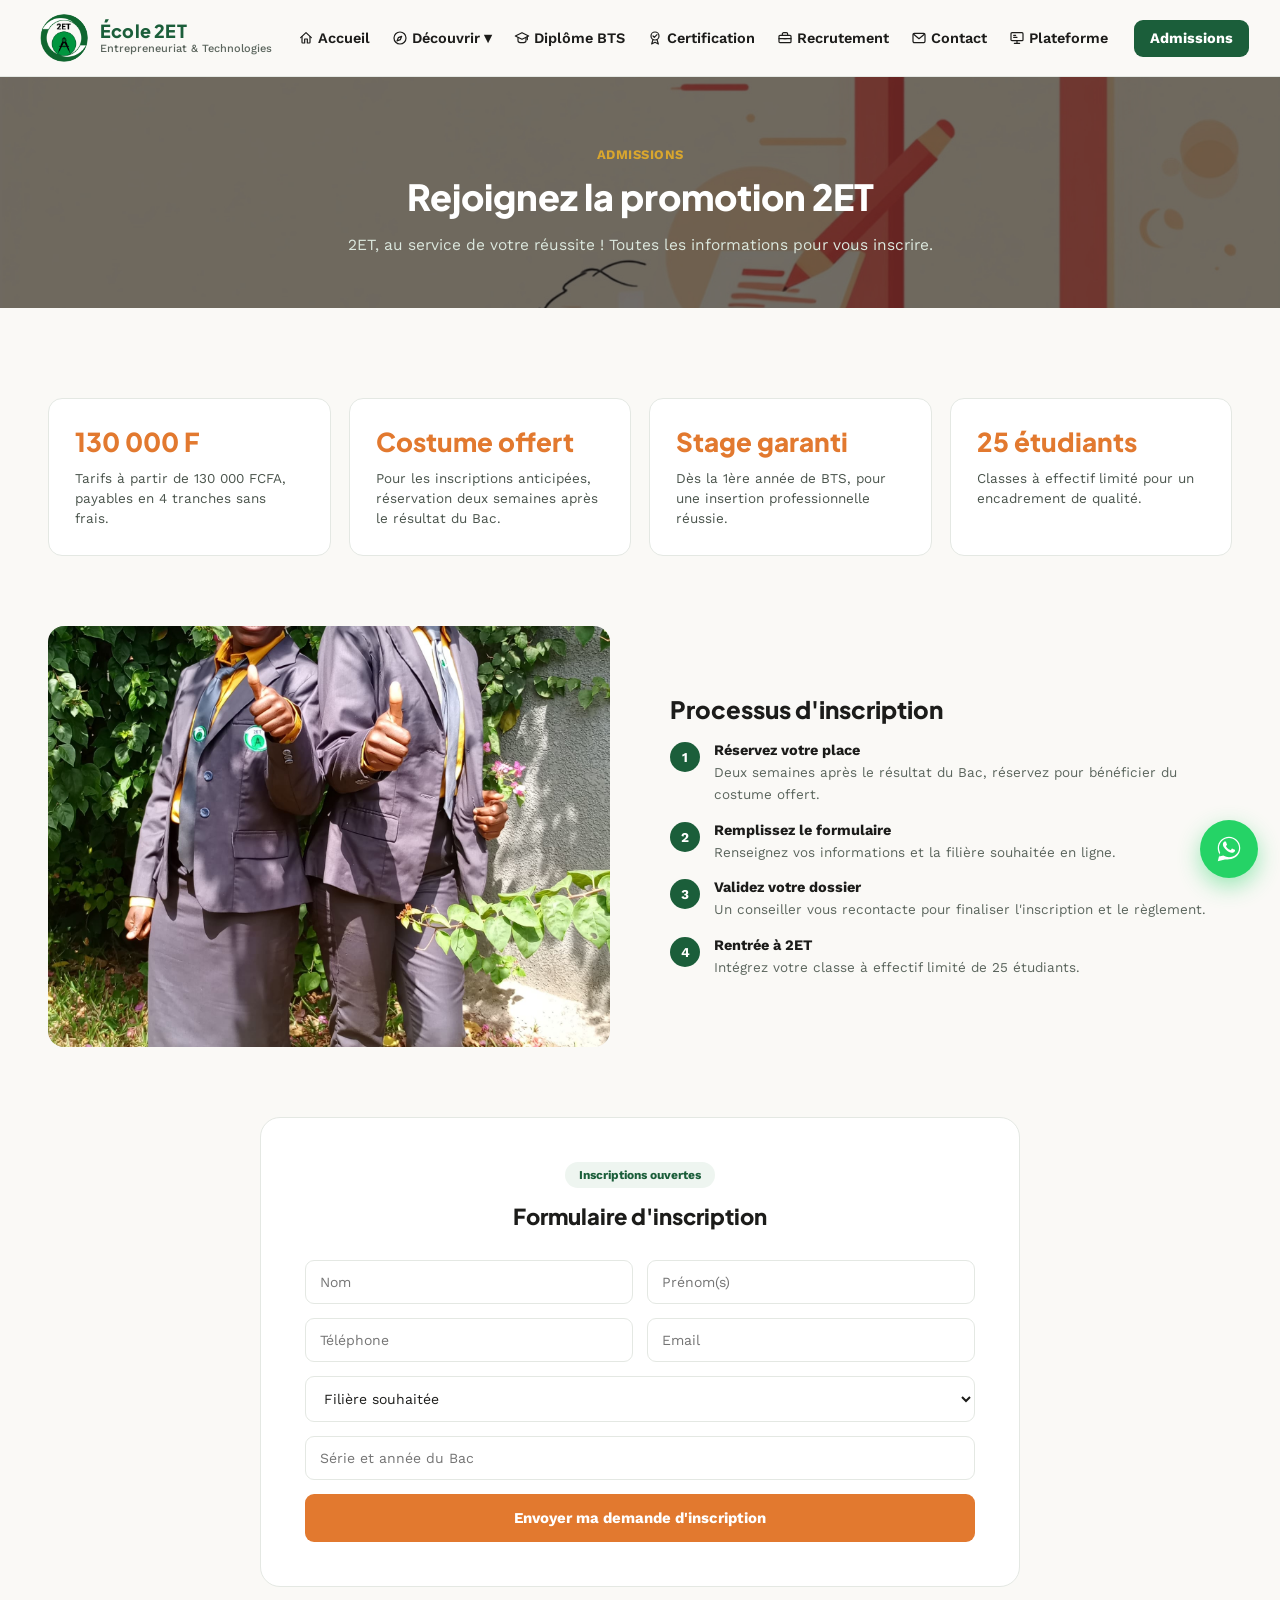
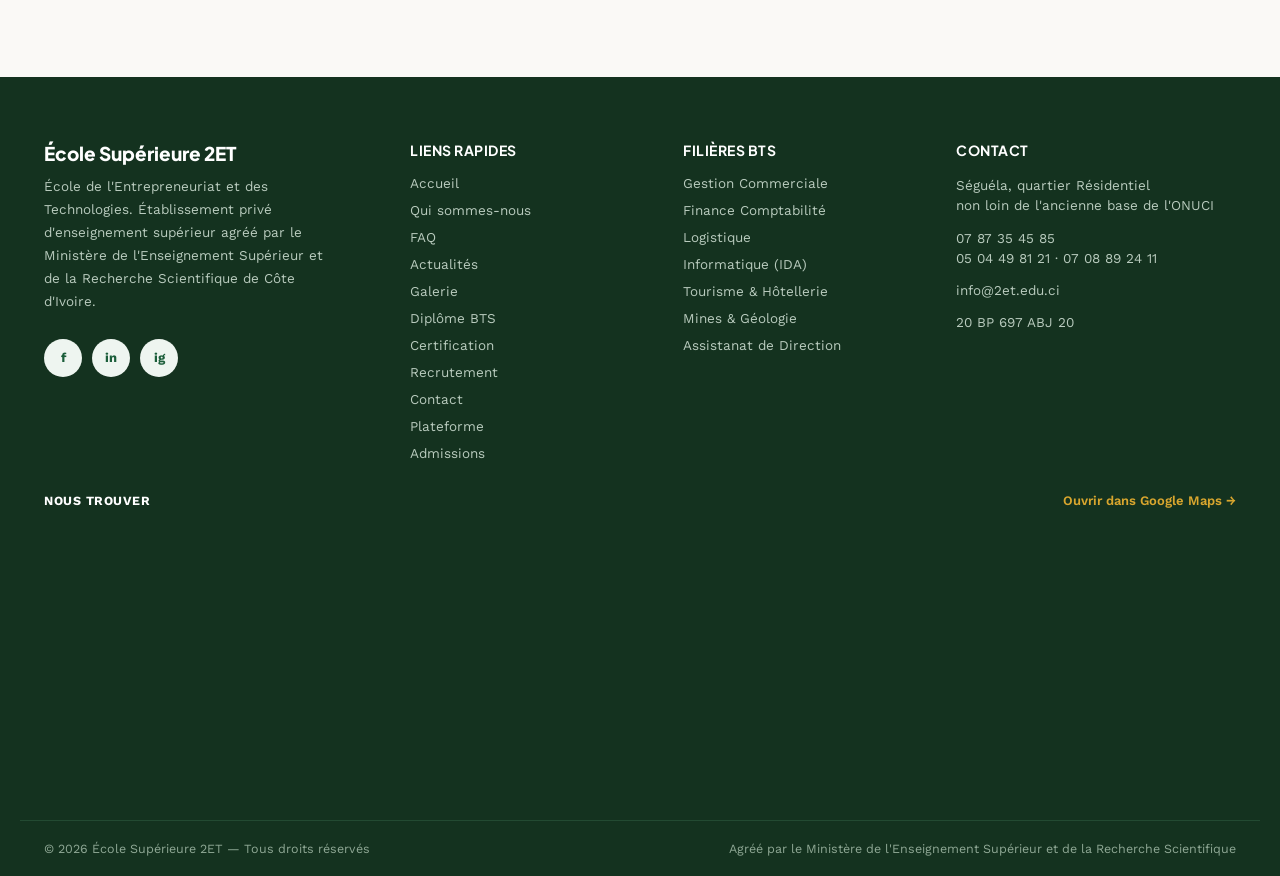
<file: admissions.html>
<!DOCTYPE html>
<html lang="fr">
<head>
<meta charset="utf-8">
<meta name="viewport" content="width=device-width, initial-scale=1">
<title>Admissions — École Supérieure 2ET</title>
<meta name="description" content="Rejoignez la promotion 2ET : tarifs, processus d'inscription et formulaire en ligne.">
<meta property="og:type" content="website">
<meta property="og:site_name" content="École Supérieure 2ET">
<meta property="og:locale" content="fr_FR">
<meta property="og:title" content="Admissions — École Supérieure 2ET">
<meta property="og:description" content="Rejoignez la promotion 2ET : tarifs, processus d'inscription et formulaire en ligne.">
<meta property="og:image" content="https://2et.edu.ci/images/logo-2et.png">
<meta property="og:url" content="https://2et.edu.ci/admissions.html">
<meta name="twitter:card" content="summary">
<meta name="twitter:title" content="Admissions — École Supérieure 2ET">
<meta name="twitter:description" content="Rejoignez la promotion 2ET : tarifs, processus d'inscription et formulaire en ligne.">
<meta name="twitter:image" content="https://2et.edu.ci/images/logo-2et.png">
<link rel="icon" href="images/logo-2et.png">
<link rel="preconnect" href="https://fonts.googleapis.com">
<link href="https://fonts.googleapis.com/css2?family=Plus+Jakarta+Sans:wght@500;700;800&family=Work+Sans:wght@400;500;600&display=swap" rel="stylesheet">
<link rel="stylesheet" href="css/style.css">
</head>
<body>

<header class="site-header">
  <div class="container">
    <a href="index.html" class="brand">
      <img src="images/logo-2et.png" alt="Logo École 2ET">
      <div><div class="brand-name">École 2ET</div><div class="brand-sub">Entrepreneuriat &amp; Technologies</div></div>
    </a>
    <nav class="site-nav">
      <a href="index.html"><svg class="nav-icon" viewBox="0 0 24 24" fill="none" stroke="currentColor" stroke-width="1.8" stroke-linecap="round" stroke-linejoin="round"><path d="M4 11.5 12 4l8 7.5"/><path d="M6 10v8.5a1 1 0 0 0 1 1h3v-6h4v6h3a1 1 0 0 0 1-1V10"/></svg>Accueil</a>
      <div class="nav-dropdown">
        <span class="nav-dropdown-toggle"><svg class="nav-icon" viewBox="0 0 24 24" fill="none" stroke="currentColor" stroke-width="1.8" stroke-linecap="round" stroke-linejoin="round"><circle cx="12" cy="12" r="9"/><path d="m14.5 9.5-2 5-5 2 2-5Z"/></svg>Découvrir <span>▾</span></span>
        <div class="nav-dropdown-menu">
          <a href="a-propos.html"><svg class="nav-icon" viewBox="0 0 24 24" fill="none" stroke="currentColor" stroke-width="1.8" stroke-linecap="round" stroke-linejoin="round"><circle cx="12" cy="12" r="9"/><line x1="12" y1="11" x2="12" y2="16"/><circle cx="12" cy="7.5" r="0.9" fill="currentColor" stroke="none"/></svg>Qui sommes-nous</a>
          <a href="faq.html"><svg class="nav-icon" viewBox="0 0 24 24" fill="none" stroke="currentColor" stroke-width="1.8" stroke-linecap="round" stroke-linejoin="round"><circle cx="12" cy="12" r="9"/><path d="M9.5 9.5a2.5 2.5 0 1 1 3.5 2.3c-.7.3-1 .9-1 1.7"/><circle cx="12" cy="17" r="0.9" fill="currentColor" stroke="none"/></svg>FAQ</a>
          <a href="actualites.html"><svg class="nav-icon" viewBox="0 0 24 24" fill="none" stroke="currentColor" stroke-width="1.8" stroke-linecap="round" stroke-linejoin="round"><rect x="3" y="5" width="14" height="15" rx="1"/><path d="M17 8h3a1 1 0 0 1 1 1v10a2 2 0 0 1-2 2H5"/><line x1="6.5" y1="9" x2="13.5" y2="9"/><line x1="6.5" y1="12.5" x2="13.5" y2="12.5"/><line x1="6.5" y1="16" x2="11" y2="16"/></svg>Actualités</a>
          <a href="galerie.html"><svg class="nav-icon" viewBox="0 0 24 24" fill="none" stroke="currentColor" stroke-width="1.8" stroke-linecap="round" stroke-linejoin="round"><rect x="3" y="3" width="14" height="14" rx="1.5"/><path d="m3 13 4-4 3 3 4-5 3 3.5"/><circle cx="7.5" cy="7.5" r="1.2" fill="currentColor" stroke="none"/><path d="M20 7v11a2 2 0 0 1-2 2H7"/></svg>Galerie</a>
          <a href="orientation.html"><svg class="nav-icon" viewBox="0 0 24 24" fill="none" stroke="currentColor" stroke-width="1.8" stroke-linecap="round" stroke-linejoin="round"><path d="M12 3a6 6 0 0 0-4 10.5c.6.6 1 1.4 1 2.5h6c0-1.1.4-1.9 1-2.5A6 6 0 0 0 12 3Z"/><path d="M9 18h6"/><path d="M10 21h4"/></svg>Quiz d'orientation</a>
        </div>
      </div>
      <a href="formations.html"><svg class="nav-icon" viewBox="0 0 24 24" fill="none" stroke="currentColor" stroke-width="1.8" stroke-linecap="round" stroke-linejoin="round"><path d="M2 9 12 4l10 5-10 5-10-5Z"/><path d="M6 11.5V16c0 1.5 2.5 3 6 3s6-1.5 6-3v-4.5"/><path d="M20 9v5.5"/></svg>Diplôme BTS</a>
      <a href="formation-continue.html"><svg class="nav-icon" viewBox="0 0 24 24" fill="none" stroke="currentColor" stroke-width="1.8" stroke-linecap="round" stroke-linejoin="round"><circle cx="12" cy="9" r="6"/><path d="m9 9 2 2 4-4"/><path d="M9 14.5 7 21l5-2.5L17 21l-2-6.5"/></svg>Certification</a>
      <a href="recrutement.html"><svg class="nav-icon" viewBox="0 0 24 24" fill="none" stroke="currentColor" stroke-width="1.8" stroke-linecap="round" stroke-linejoin="round"><rect x="3" y="8" width="18" height="11" rx="1.5"/><path d="M8 8V6a2 2 0 0 1 2-2h4a2 2 0 0 1 2 2v2"/><line x1="3" y1="13" x2="21" y2="13"/><line x1="10.5" y1="13" x2="13.5" y2="13"/></svg>Recrutement</a>
      <a href="contact.html"><svg class="nav-icon" viewBox="0 0 24 24" fill="none" stroke="currentColor" stroke-width="1.8" stroke-linecap="round" stroke-linejoin="round"><rect x="3" y="5" width="18" height="14" rx="2"/><path d="m4 6.5 8 6.5 8-6.5"/></svg>Contact</a>
      <a href="plateforme.html"><svg class="nav-icon" viewBox="0 0 24 24" fill="none" stroke="currentColor" stroke-width="1.8" stroke-linecap="round" stroke-linejoin="round"><rect x="3" y="4" width="18" height="12" rx="1.5"/><line x1="8" y1="20" x2="16" y2="20"/><line x1="12" y1="16" x2="12" y2="20"/><line x1="7" y1="8" x2="10" y2="8"/><line x1="7" y1="11" x2="12" y2="11"/></svg>Plateforme</a>
    </nav>
    <div class="site-cta"><a href="admissions.html" class="btn btn-green">Admissions</a></div>
    <button class="burger" aria-label="Menu"><span></span><span></span><span></span></button>
  </div>
  <div class="mobile-nav">
    <a href="index.html"><svg class="nav-icon" viewBox="0 0 24 24" fill="none" stroke="currentColor" stroke-width="1.8" stroke-linecap="round" stroke-linejoin="round"><path d="M4 11.5 12 4l8 7.5"/><path d="M6 10v8.5a1 1 0 0 0 1 1h3v-6h4v6h3a1 1 0 0 0 1-1V10"/></svg>Accueil</a>
    <a href="a-propos.html"><svg class="nav-icon" viewBox="0 0 24 24" fill="none" stroke="currentColor" stroke-width="1.8" stroke-linecap="round" stroke-linejoin="round"><circle cx="12" cy="12" r="9"/><line x1="12" y1="11" x2="12" y2="16"/><circle cx="12" cy="7.5" r="0.9" fill="currentColor" stroke="none"/></svg>Qui sommes-nous</a>
    <a href="faq.html"><svg class="nav-icon" viewBox="0 0 24 24" fill="none" stroke="currentColor" stroke-width="1.8" stroke-linecap="round" stroke-linejoin="round"><circle cx="12" cy="12" r="9"/><path d="M9.5 9.5a2.5 2.5 0 1 1 3.5 2.3c-.7.3-1 .9-1 1.7"/><circle cx="12" cy="17" r="0.9" fill="currentColor" stroke="none"/></svg>FAQ</a>
    <a href="actualites.html"><svg class="nav-icon" viewBox="0 0 24 24" fill="none" stroke="currentColor" stroke-width="1.8" stroke-linecap="round" stroke-linejoin="round"><rect x="3" y="5" width="14" height="15" rx="1"/><path d="M17 8h3a1 1 0 0 1 1 1v10a2 2 0 0 1-2 2H5"/><line x1="6.5" y1="9" x2="13.5" y2="9"/><line x1="6.5" y1="12.5" x2="13.5" y2="12.5"/><line x1="6.5" y1="16" x2="11" y2="16"/></svg>Actualités</a>
    <a href="galerie.html"><svg class="nav-icon" viewBox="0 0 24 24" fill="none" stroke="currentColor" stroke-width="1.8" stroke-linecap="round" stroke-linejoin="round"><rect x="3" y="3" width="14" height="14" rx="1.5"/><path d="m3 13 4-4 3 3 4-5 3 3.5"/><circle cx="7.5" cy="7.5" r="1.2" fill="currentColor" stroke="none"/><path d="M20 7v11a2 2 0 0 1-2 2H7"/></svg>Galerie</a>
    <a href="orientation.html"><svg class="nav-icon" viewBox="0 0 24 24" fill="none" stroke="currentColor" stroke-width="1.8" stroke-linecap="round" stroke-linejoin="round"><path d="M12 3a6 6 0 0 0-4 10.5c.6.6 1 1.4 1 2.5h6c0-1.1.4-1.9 1-2.5A6 6 0 0 0 12 3Z"/><path d="M9 18h6"/><path d="M10 21h4"/></svg>Quiz d'orientation</a>
    <a href="formations.html"><svg class="nav-icon" viewBox="0 0 24 24" fill="none" stroke="currentColor" stroke-width="1.8" stroke-linecap="round" stroke-linejoin="round"><path d="M2 9 12 4l10 5-10 5-10-5Z"/><path d="M6 11.5V16c0 1.5 2.5 3 6 3s6-1.5 6-3v-4.5"/><path d="M20 9v5.5"/></svg>Diplôme BTS</a>
    <a href="formation-continue.html"><svg class="nav-icon" viewBox="0 0 24 24" fill="none" stroke="currentColor" stroke-width="1.8" stroke-linecap="round" stroke-linejoin="round"><circle cx="12" cy="9" r="6"/><path d="m9 9 2 2 4-4"/><path d="M9 14.5 7 21l5-2.5L17 21l-2-6.5"/></svg>Certification</a>
    <a href="recrutement.html"><svg class="nav-icon" viewBox="0 0 24 24" fill="none" stroke="currentColor" stroke-width="1.8" stroke-linecap="round" stroke-linejoin="round"><rect x="3" y="8" width="18" height="11" rx="1.5"/><path d="M8 8V6a2 2 0 0 1 2-2h4a2 2 0 0 1 2 2v2"/><line x1="3" y1="13" x2="21" y2="13"/><line x1="10.5" y1="13" x2="13.5" y2="13"/></svg>Recrutement</a>
    <a href="contact.html"><svg class="nav-icon" viewBox="0 0 24 24" fill="none" stroke="currentColor" stroke-width="1.8" stroke-linecap="round" stroke-linejoin="round"><rect x="3" y="5" width="18" height="14" rx="2"/><path d="m4 6.5 8 6.5 8-6.5"/></svg>Contact</a>
    <a href="plateforme.html"><svg class="nav-icon" viewBox="0 0 24 24" fill="none" stroke="currentColor" stroke-width="1.8" stroke-linecap="round" stroke-linejoin="round"><rect x="3" y="4" width="18" height="12" rx="1.5"/><line x1="8" y1="20" x2="16" y2="20"/><line x1="12" y1="16" x2="12" y2="20"/><line x1="7" y1="8" x2="10" y2="8"/><line x1="7" y1="11" x2="12" y2="11"/></svg>Plateforme</a>
    <a href="admissions.html" class="btn btn-green">Admissions</a>
  </div>
</header>

<div class="page-hero" style="background-image:url('images/heroes/admissions.jpg')">
  <div class="container">
    <div class="eyebrow eyebrow-light">Admissions</div>
    <h1>Rejoignez la promotion 2ET</h1>
    <p>2ET, au service de votre réussite ! Toutes les informations pour vous inscrire.</p>
  </div>
</div>

<section class="section">
  <div class="container">

    <div class="steps-grid" style="margin-bottom:70px">
      <div class="step-card"><div class="big">130 000 F</div><div class="small">Tarifs à partir de 130 000 FCFA, payables en 4 tranches sans frais.</div></div>
      <div class="step-card"><div class="big">Costume offert</div><div class="small">Pour les inscriptions anticipées, réservation deux semaines après le résultat du Bac.</div></div>
      <div class="step-card"><div class="big">Stage garanti</div><div class="small">Dès la 1ère année de BTS, pour une insertion professionnelle réussie.</div></div>
      <div class="step-card"><div class="big">25 étudiants</div><div class="small">Classes à effectif limité pour un encadrement de qualité.</div></div>
    </div>

    <div class="grid-2" style="margin-bottom:70px">
      <div class="photo-frame"><img src="images/vie-etudiante/etudiant-1.jpg" alt="Étudiants de l'École 2ET"></div>
      <div>
        <h2 style="font-size:24px;margin:0 0 18px">Processus d'inscription</h2>
        <div style="display:flex;flex-direction:column;gap:16px">
          <div class="step-row"><div class="step-num">1</div><div><div class="step-title">Réservez votre place</div><div class="step-desc">Deux semaines après le résultat du Bac, réservez pour bénéficier du costume offert.</div></div></div>
          <div class="step-row"><div class="step-num">2</div><div><div class="step-title">Remplissez le formulaire</div><div class="step-desc">Renseignez vos informations et la filière souhaitée en ligne.</div></div></div>
          <div class="step-row"><div class="step-num">3</div><div><div class="step-title">Validez votre dossier</div><div class="step-desc">Un conseiller vous recontacte pour finaliser l'inscription et le règlement.</div></div></div>
          <div class="step-row"><div class="step-num">4</div><div><div class="step-title">Rentrée à 2ET</div><div class="step-desc">Intégrez votre classe à effectif limité de 25 étudiants.</div></div></div>
        </div>
      </div>
    </div>

    <div id="formulaire" style="scroll-margin-top:100px">

      <div data-admissions="open" class="form-panel" style="max-width:760px;margin:0 auto">
        <div style="text-align:center;margin-bottom:30px">
          <div class="pill">Inscriptions ouvertes</div>
          <h2>Formulaire d'inscription</h2>
        </div>
        <form name="admissions" method="POST" data-netlify="true" netlify-honeypot="bot-field">
          <input type="hidden" name="form-name" value="admissions">
          <p class="hidden" style="display:none"><label>Ne pas remplir : <input name="bot-field"></label></p>
          <div class="form-row">
            <input required name="nom" placeholder="Nom">
            <input required name="prenoms" placeholder="Prénom(s)">
          </div>
          <div class="form-row">
            <input required type="tel" name="telephone" placeholder="Téléphone">
            <input required type="email" name="email" placeholder="Email">
          </div>
          <select required name="filiere">
            <option value="">Filière souhaitée</option>
            <option>Gestion Commerciale (GEC)</option>
            <option>Finance Comptabilité et Gestion des Entreprises (FCGE)</option>
            <option>Logistique (Log)</option>
            <option>Informatique Développeur d'Applications (IDA)</option>
            <option>Tourisme et Hôtellerie (TH)</option>
            <option>Mines et Géologie Pétrole (MGP)</option>
            <option>Assistanat de Direction (AD)</option>
          </select>
          <input name="bac" placeholder="Série et année du Bac">
          <button type="submit" class="btn btn-orange">Envoyer ma demande d'inscription</button>
          <div class="form-success" style="text-align:center">Merci ! Votre demande a bien été reçue, nous vous recontactons rapidement.</div>
        </form>
      </div>

      <div data-admissions="closed" class="admissions-closed" style="display:none">
        <div class="badge">2ET</div>
        <h2 style="font-size:22px;margin:0 0 12px">Inscriptions bientôt ouvertes</h2>
        <p style="font-size:14.5px;color:var(--text-secondary);line-height:1.6;margin:0 0 24px">Le formulaire d'inscription en ligne sera bientôt disponible. Contactez-nous directement pour être informé dès l'ouverture.</p>
        <a href="contact.html" class="btn btn-green">Nous contacter</a>
      </div>

    </div>
  </div>
</section>

<footer class="site-footer">
  <div class="footer-grid">
    <div>
      <div class="footer-brand">École Supérieure 2ET</div>
      <div class="footer-desc">École de l'Entrepreneuriat et des Technologies. Établissement privé d'enseignement supérieur agréé par le Ministère de l'Enseignement Supérieur et de la Recherche Scientifique de Côte d'Ivoire.</div>
      <div class="socials"><a href="#" class="social-btn">f</a><a href="#" class="social-btn">in</a><a href="#" class="social-btn">ig</a></div>
    </div>
    <div>
      <div class="footer-heading">Liens rapides</div>
      <div class="footer-links">
        <a href="index.html">Accueil</a><a href="a-propos.html">Qui sommes-nous</a>
        <a href="faq.html">FAQ</a><a href="actualites.html">Actualités</a>
        <a href="galerie.html">Galerie</a><a href="formations.html">Diplôme BTS</a>
        <a href="formation-continue.html">Certification</a><a href="recrutement.html">Recrutement</a>
        <a href="contact.html">Contact</a><a href="plateforme.html">Plateforme</a><a href="admissions.html">Admissions</a>
      </div>
    </div>
    <div>
      <div class="footer-heading">Filières BTS</div>
      <div class="footer-links">
        <a href="formations.html#gec">Gestion Commerciale</a><a href="formations.html#fcge">Finance Comptabilité</a>
        <a href="formations.html#log">Logistique</a><a href="formations.html#ida">Informatique (IDA)</a>
        <a href="formations.html#th">Tourisme &amp; Hôtellerie</a><a href="formations.html#mgp">Mines &amp; Géologie</a>
        <a href="formations.html#ad">Assistanat de Direction</a>
      </div>
    </div>
    <div>
      <div class="footer-heading">Contact</div>
      <div class="footer-contact">
        <div>Séguéla, quartier Résidentiel<br>non loin de l'ancienne base de l'ONUCI</div>
        <div>07 87 35 45 85<br>05 04 49 81 21 · 07 08 89 24 11</div>
        <div>info@2et.edu.ci</div>
        <div>20 BP 697 ABJ 20</div>
      </div>
    </div>
  </div>
  <div class="footer-map">
    <div class="footer-map-label">
      <span>Nous trouver</span>
      <a href="https://maps.app.goo.gl/5AaPVNksDcJz46Dr9" target="_blank" rel="noopener">Ouvrir dans Google Maps →</a>
    </div>
    <iframe src="https://www.openstreetmap.org/export/embed.html?bbox=-6.691312%2C7.951421%2C-6.675312%2C7.963421&layer=mapnik&marker=7.957421%2C-6.683312" loading="lazy" referrerpolicy="no-referrer-when-downgrade" title="Localisation de l'École 2ET à Séguéla" allowfullscreen></iframe>
  </div>
  <div class="footer-bottom">
    <div>© <span id="year"></span> École Supérieure 2ET — Tous droits réservés</div>
    <div>Agréé par le Ministère de l'Enseignement Supérieur et de la Recherche Scientifique</div>
  </div>
</footer>

<script>document.getElementById('year').textContent = new Date().getFullYear();</script>
<script src="js/config.js"></script>
<script src="js/main.js"></script>
<script data-goatcounter="https://ecole2et.goatcounter.com/count" async src="//gc.zgo.at/count.js"></script>
</body>
</html>
</file>
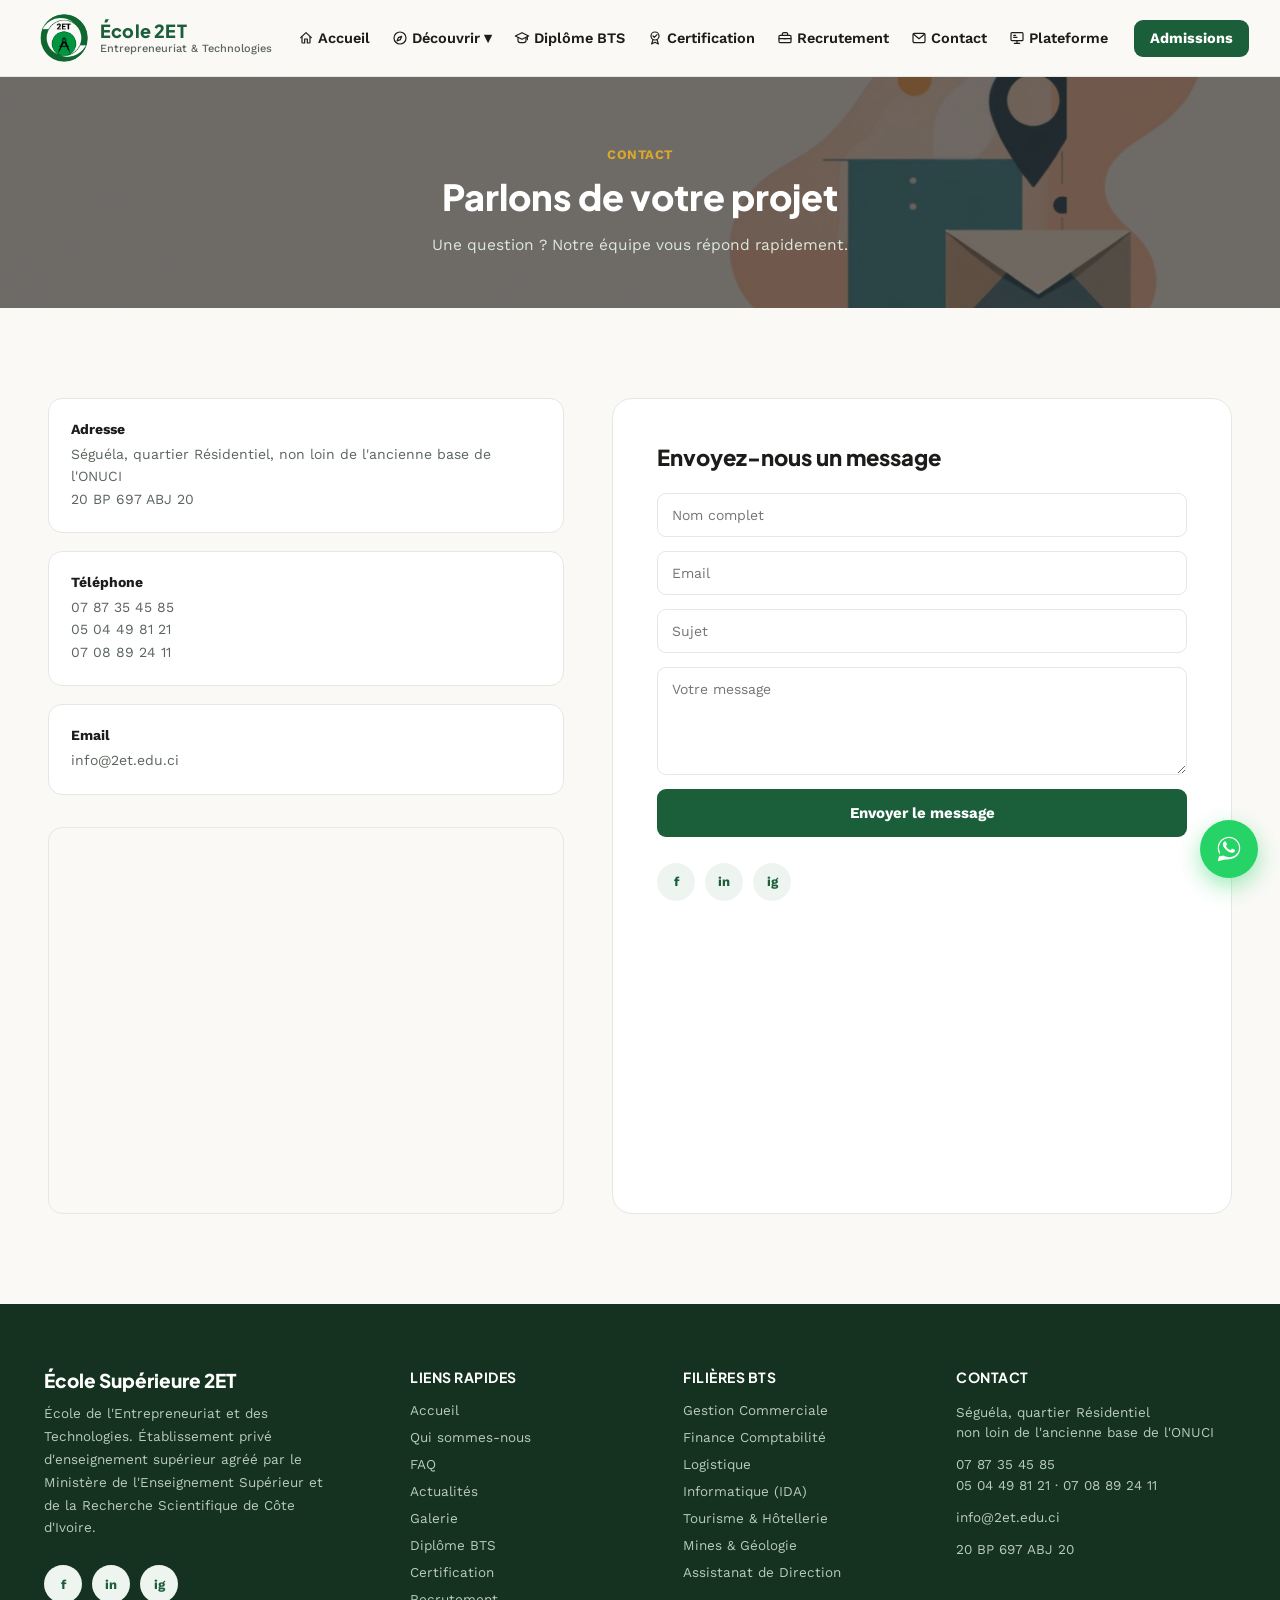
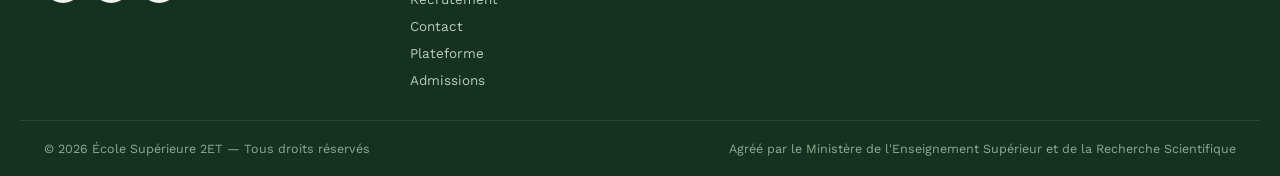
<file: contact.html>
<!DOCTYPE html>
<html lang="fr">
<head>
<meta charset="utf-8">
<meta name="viewport" content="width=device-width, initial-scale=1">
<title>Contact — École Supérieure 2ET</title>
<meta name="description" content="Contactez l'École Supérieure 2ET à Séguéla, Côte d'Ivoire.">
<meta property="og:type" content="website">
<meta property="og:site_name" content="École Supérieure 2ET">
<meta property="og:locale" content="fr_FR">
<meta property="og:title" content="Contact — École Supérieure 2ET">
<meta property="og:description" content="Contactez l'École Supérieure 2ET à Séguéla, Côte d'Ivoire.">
<meta property="og:image" content="https://2et.edu.ci/images/logo-2et.png">
<meta property="og:url" content="https://2et.edu.ci/contact.html">
<meta name="twitter:card" content="summary">
<meta name="twitter:title" content="Contact — École Supérieure 2ET">
<meta name="twitter:description" content="Contactez l'École Supérieure 2ET à Séguéla, Côte d'Ivoire.">
<meta name="twitter:image" content="https://2et.edu.ci/images/logo-2et.png">
<link rel="icon" href="images/logo-2et.png">
<link rel="preconnect" href="https://fonts.googleapis.com">
<link href="https://fonts.googleapis.com/css2?family=Plus+Jakarta+Sans:wght@500;700;800&family=Work+Sans:wght@400;500;600&display=swap" rel="stylesheet">
<link rel="stylesheet" href="css/style.css">
</head>
<body>

<header class="site-header">
  <div class="container">
    <a href="index.html" class="brand">
      <img src="images/logo-2et.png" alt="Logo École 2ET">
      <div><div class="brand-name">École 2ET</div><div class="brand-sub">Entrepreneuriat &amp; Technologies</div></div>
    </a>
    <nav class="site-nav">
      <a href="index.html"><svg class="nav-icon" viewBox="0 0 24 24" fill="none" stroke="currentColor" stroke-width="1.8" stroke-linecap="round" stroke-linejoin="round"><path d="M4 11.5 12 4l8 7.5"/><path d="M6 10v8.5a1 1 0 0 0 1 1h3v-6h4v6h3a1 1 0 0 0 1-1V10"/></svg>Accueil</a>
      <div class="nav-dropdown">
        <span class="nav-dropdown-toggle"><svg class="nav-icon" viewBox="0 0 24 24" fill="none" stroke="currentColor" stroke-width="1.8" stroke-linecap="round" stroke-linejoin="round"><circle cx="12" cy="12" r="9"/><path d="m14.5 9.5-2 5-5 2 2-5Z"/></svg>Découvrir <span>▾</span></span>
        <div class="nav-dropdown-menu">
          <a href="a-propos.html"><svg class="nav-icon" viewBox="0 0 24 24" fill="none" stroke="currentColor" stroke-width="1.8" stroke-linecap="round" stroke-linejoin="round"><circle cx="12" cy="12" r="9"/><line x1="12" y1="11" x2="12" y2="16"/><circle cx="12" cy="7.5" r="0.9" fill="currentColor" stroke="none"/></svg>Qui sommes-nous</a>
          <a href="faq.html"><svg class="nav-icon" viewBox="0 0 24 24" fill="none" stroke="currentColor" stroke-width="1.8" stroke-linecap="round" stroke-linejoin="round"><circle cx="12" cy="12" r="9"/><path d="M9.5 9.5a2.5 2.5 0 1 1 3.5 2.3c-.7.3-1 .9-1 1.7"/><circle cx="12" cy="17" r="0.9" fill="currentColor" stroke="none"/></svg>FAQ</a>
          <a href="actualites.html"><svg class="nav-icon" viewBox="0 0 24 24" fill="none" stroke="currentColor" stroke-width="1.8" stroke-linecap="round" stroke-linejoin="round"><rect x="3" y="5" width="14" height="15" rx="1"/><path d="M17 8h3a1 1 0 0 1 1 1v10a2 2 0 0 1-2 2H5"/><line x1="6.5" y1="9" x2="13.5" y2="9"/><line x1="6.5" y1="12.5" x2="13.5" y2="12.5"/><line x1="6.5" y1="16" x2="11" y2="16"/></svg>Actualités</a>
          <a href="galerie.html"><svg class="nav-icon" viewBox="0 0 24 24" fill="none" stroke="currentColor" stroke-width="1.8" stroke-linecap="round" stroke-linejoin="round"><rect x="3" y="3" width="14" height="14" rx="1.5"/><path d="m3 13 4-4 3 3 4-5 3 3.5"/><circle cx="7.5" cy="7.5" r="1.2" fill="currentColor" stroke="none"/><path d="M20 7v11a2 2 0 0 1-2 2H7"/></svg>Galerie</a>
          <a href="orientation.html"><svg class="nav-icon" viewBox="0 0 24 24" fill="none" stroke="currentColor" stroke-width="1.8" stroke-linecap="round" stroke-linejoin="round"><path d="M12 3a6 6 0 0 0-4 10.5c.6.6 1 1.4 1 2.5h6c0-1.1.4-1.9 1-2.5A6 6 0 0 0 12 3Z"/><path d="M9 18h6"/><path d="M10 21h4"/></svg>Quiz d'orientation</a>
        </div>
      </div>
      <a href="formations.html"><svg class="nav-icon" viewBox="0 0 24 24" fill="none" stroke="currentColor" stroke-width="1.8" stroke-linecap="round" stroke-linejoin="round"><path d="M2 9 12 4l10 5-10 5-10-5Z"/><path d="M6 11.5V16c0 1.5 2.5 3 6 3s6-1.5 6-3v-4.5"/><path d="M20 9v5.5"/></svg>Diplôme BTS</a>
      <a href="formation-continue.html"><svg class="nav-icon" viewBox="0 0 24 24" fill="none" stroke="currentColor" stroke-width="1.8" stroke-linecap="round" stroke-linejoin="round"><circle cx="12" cy="9" r="6"/><path d="m9 9 2 2 4-4"/><path d="M9 14.5 7 21l5-2.5L17 21l-2-6.5"/></svg>Certification</a>
      <a href="recrutement.html"><svg class="nav-icon" viewBox="0 0 24 24" fill="none" stroke="currentColor" stroke-width="1.8" stroke-linecap="round" stroke-linejoin="round"><rect x="3" y="8" width="18" height="11" rx="1.5"/><path d="M8 8V6a2 2 0 0 1 2-2h4a2 2 0 0 1 2 2v2"/><line x1="3" y1="13" x2="21" y2="13"/><line x1="10.5" y1="13" x2="13.5" y2="13"/></svg>Recrutement</a>
      <a href="contact.html"><svg class="nav-icon" viewBox="0 0 24 24" fill="none" stroke="currentColor" stroke-width="1.8" stroke-linecap="round" stroke-linejoin="round"><rect x="3" y="5" width="18" height="14" rx="2"/><path d="m4 6.5 8 6.5 8-6.5"/></svg>Contact</a>
      <a href="plateforme.html"><svg class="nav-icon" viewBox="0 0 24 24" fill="none" stroke="currentColor" stroke-width="1.8" stroke-linecap="round" stroke-linejoin="round"><rect x="3" y="4" width="18" height="12" rx="1.5"/><line x1="8" y1="20" x2="16" y2="20"/><line x1="12" y1="16" x2="12" y2="20"/><line x1="7" y1="8" x2="10" y2="8"/><line x1="7" y1="11" x2="12" y2="11"/></svg>Plateforme</a>
    </nav>
    <div class="site-cta"><a href="admissions.html" class="btn btn-green">Admissions</a></div>
    <button class="burger" aria-label="Menu"><span></span><span></span><span></span></button>
  </div>
  <div class="mobile-nav">
    <a href="index.html"><svg class="nav-icon" viewBox="0 0 24 24" fill="none" stroke="currentColor" stroke-width="1.8" stroke-linecap="round" stroke-linejoin="round"><path d="M4 11.5 12 4l8 7.5"/><path d="M6 10v8.5a1 1 0 0 0 1 1h3v-6h4v6h3a1 1 0 0 0 1-1V10"/></svg>Accueil</a>
    <a href="a-propos.html"><svg class="nav-icon" viewBox="0 0 24 24" fill="none" stroke="currentColor" stroke-width="1.8" stroke-linecap="round" stroke-linejoin="round"><circle cx="12" cy="12" r="9"/><line x1="12" y1="11" x2="12" y2="16"/><circle cx="12" cy="7.5" r="0.9" fill="currentColor" stroke="none"/></svg>Qui sommes-nous</a>
    <a href="faq.html"><svg class="nav-icon" viewBox="0 0 24 24" fill="none" stroke="currentColor" stroke-width="1.8" stroke-linecap="round" stroke-linejoin="round"><circle cx="12" cy="12" r="9"/><path d="M9.5 9.5a2.5 2.5 0 1 1 3.5 2.3c-.7.3-1 .9-1 1.7"/><circle cx="12" cy="17" r="0.9" fill="currentColor" stroke="none"/></svg>FAQ</a>
    <a href="actualites.html"><svg class="nav-icon" viewBox="0 0 24 24" fill="none" stroke="currentColor" stroke-width="1.8" stroke-linecap="round" stroke-linejoin="round"><rect x="3" y="5" width="14" height="15" rx="1"/><path d="M17 8h3a1 1 0 0 1 1 1v10a2 2 0 0 1-2 2H5"/><line x1="6.5" y1="9" x2="13.5" y2="9"/><line x1="6.5" y1="12.5" x2="13.5" y2="12.5"/><line x1="6.5" y1="16" x2="11" y2="16"/></svg>Actualités</a>
    <a href="galerie.html"><svg class="nav-icon" viewBox="0 0 24 24" fill="none" stroke="currentColor" stroke-width="1.8" stroke-linecap="round" stroke-linejoin="round"><rect x="3" y="3" width="14" height="14" rx="1.5"/><path d="m3 13 4-4 3 3 4-5 3 3.5"/><circle cx="7.5" cy="7.5" r="1.2" fill="currentColor" stroke="none"/><path d="M20 7v11a2 2 0 0 1-2 2H7"/></svg>Galerie</a>
    <a href="orientation.html"><svg class="nav-icon" viewBox="0 0 24 24" fill="none" stroke="currentColor" stroke-width="1.8" stroke-linecap="round" stroke-linejoin="round"><path d="M12 3a6 6 0 0 0-4 10.5c.6.6 1 1.4 1 2.5h6c0-1.1.4-1.9 1-2.5A6 6 0 0 0 12 3Z"/><path d="M9 18h6"/><path d="M10 21h4"/></svg>Quiz d'orientation</a>
    <a href="formations.html"><svg class="nav-icon" viewBox="0 0 24 24" fill="none" stroke="currentColor" stroke-width="1.8" stroke-linecap="round" stroke-linejoin="round"><path d="M2 9 12 4l10 5-10 5-10-5Z"/><path d="M6 11.5V16c0 1.5 2.5 3 6 3s6-1.5 6-3v-4.5"/><path d="M20 9v5.5"/></svg>Diplôme BTS</a>
    <a href="formation-continue.html"><svg class="nav-icon" viewBox="0 0 24 24" fill="none" stroke="currentColor" stroke-width="1.8" stroke-linecap="round" stroke-linejoin="round"><circle cx="12" cy="9" r="6"/><path d="m9 9 2 2 4-4"/><path d="M9 14.5 7 21l5-2.5L17 21l-2-6.5"/></svg>Certification</a>
    <a href="recrutement.html"><svg class="nav-icon" viewBox="0 0 24 24" fill="none" stroke="currentColor" stroke-width="1.8" stroke-linecap="round" stroke-linejoin="round"><rect x="3" y="8" width="18" height="11" rx="1.5"/><path d="M8 8V6a2 2 0 0 1 2-2h4a2 2 0 0 1 2 2v2"/><line x1="3" y1="13" x2="21" y2="13"/><line x1="10.5" y1="13" x2="13.5" y2="13"/></svg>Recrutement</a>
    <a href="contact.html"><svg class="nav-icon" viewBox="0 0 24 24" fill="none" stroke="currentColor" stroke-width="1.8" stroke-linecap="round" stroke-linejoin="round"><rect x="3" y="5" width="18" height="14" rx="2"/><path d="m4 6.5 8 6.5 8-6.5"/></svg>Contact</a>
    <a href="plateforme.html"><svg class="nav-icon" viewBox="0 0 24 24" fill="none" stroke="currentColor" stroke-width="1.8" stroke-linecap="round" stroke-linejoin="round"><rect x="3" y="4" width="18" height="12" rx="1.5"/><line x1="8" y1="20" x2="16" y2="20"/><line x1="12" y1="16" x2="12" y2="20"/><line x1="7" y1="8" x2="10" y2="8"/><line x1="7" y1="11" x2="12" y2="11"/></svg>Plateforme</a>
    <a href="admissions.html" class="btn btn-green">Admissions</a>
  </div>
</header>

<div class="page-hero" style="background-image:url('images/heroes/contact.jpg')">
  <div class="container">
    <div class="eyebrow eyebrow-light">Contact</div>
    <h1>Parlons de votre projet</h1>
    <p>Une question ? Notre équipe vous répond rapidement.</p>
  </div>
</div>

<section class="section">
  <div class="container" style="display:grid;grid-template-columns:1fr 1.2fr;gap:48px">

    <div>
      <div style="display:flex;flex-direction:column;gap:18px;margin-bottom:32px">
        <div class="contact-info-card"><div class="label">Adresse</div><div class="value">Séguéla, quartier Résidentiel, non loin de l'ancienne base de l'ONUCI<br>20 BP 697 ABJ 20</div></div>
        <div class="contact-info-card"><div class="label">Téléphone</div><div class="value">07 87 35 45 85<br>05 04 49 81 21<br>07 08 89 24 11</div></div>
        <div class="contact-info-card"><div class="label">Email</div><div class="value">info@2et.edu.ci</div></div>
      </div>
      <div class="map-frame">
        <iframe src="https://www.openstreetmap.org/export/embed.html?bbox=-6.691312%2C7.951421%2C-6.675312%2C7.963421&layer=mapnik&marker=7.957421%2C-6.683312" title="Localisation École 2ET, Séguéla"></iframe>
      </div>
    </div>

    <div class="form-panel">
      <h2>Envoyez-nous un message</h2>
      <form name="contact" method="POST" data-netlify="true" netlify-honeypot="bot-field">
        <input type="hidden" name="form-name" value="contact">
        <p class="hidden" style="display:none"><label>Ne pas remplir : <input name="bot-field"></label></p>
        <input required name="nom" placeholder="Nom complet">
        <input required type="email" name="email" placeholder="Email">
        <input name="sujet" placeholder="Sujet">
        <textarea required name="message" rows="5" placeholder="Votre message"></textarea>
        <button type="submit" class="btn btn-green">Envoyer le message</button>
        <div class="form-success">Merci ! Votre message a bien été envoyé.</div>
      </form>
      <div class="socials">
        <a href="#" class="social-btn">f</a>
        <a href="#" class="social-btn">in</a>
        <a href="#" class="social-btn">ig</a>
      </div>
    </div>

  </div>
</section>

<footer class="site-footer">
  <div class="footer-grid">
    <div>
      <div class="footer-brand">École Supérieure 2ET</div>
      <div class="footer-desc">École de l'Entrepreneuriat et des Technologies. Établissement privé d'enseignement supérieur agréé par le Ministère de l'Enseignement Supérieur et de la Recherche Scientifique de Côte d'Ivoire.</div>
      <div class="socials"><a href="#" class="social-btn">f</a><a href="#" class="social-btn">in</a><a href="#" class="social-btn">ig</a></div>
    </div>
    <div>
      <div class="footer-heading">Liens rapides</div>
      <div class="footer-links">
        <a href="index.html">Accueil</a><a href="a-propos.html">Qui sommes-nous</a>
        <a href="faq.html">FAQ</a><a href="actualites.html">Actualités</a>
        <a href="galerie.html">Galerie</a><a href="formations.html">Diplôme BTS</a>
        <a href="formation-continue.html">Certification</a><a href="recrutement.html">Recrutement</a>
        <a href="contact.html">Contact</a><a href="plateforme.html">Plateforme</a><a href="admissions.html">Admissions</a>
      </div>
    </div>
    <div>
      <div class="footer-heading">Filières BTS</div>
      <div class="footer-links">
        <a href="formations.html#gec">Gestion Commerciale</a><a href="formations.html#fcge">Finance Comptabilité</a>
        <a href="formations.html#log">Logistique</a><a href="formations.html#ida">Informatique (IDA)</a>
        <a href="formations.html#th">Tourisme &amp; Hôtellerie</a><a href="formations.html#mgp">Mines &amp; Géologie</a>
        <a href="formations.html#ad">Assistanat de Direction</a>
      </div>
    </div>
    <div>
      <div class="footer-heading">Contact</div>
      <div class="footer-contact">
        <div>Séguéla, quartier Résidentiel<br>non loin de l'ancienne base de l'ONUCI</div>
        <div>07 87 35 45 85<br>05 04 49 81 21 · 07 08 89 24 11</div>
        <div>info@2et.edu.ci</div>
        <div>20 BP 697 ABJ 20</div>
      </div>
    </div>
  </div>
  <div class="footer-bottom">
    <div>© <span id="year"></span> École Supérieure 2ET — Tous droits réservés</div>
    <div>Agréé par le Ministère de l'Enseignement Supérieur et de la Recherche Scientifique</div>
  </div>
</footer>

<script>document.getElementById('year').textContent = new Date().getFullYear();</script>
<script src="js/config.js"></script>
<script src="js/main.js"></script>
<script data-goatcounter="https://ecole2et.goatcounter.com/count" async src="//gc.zgo.at/count.js"></script>
</body>
</html>
</file>
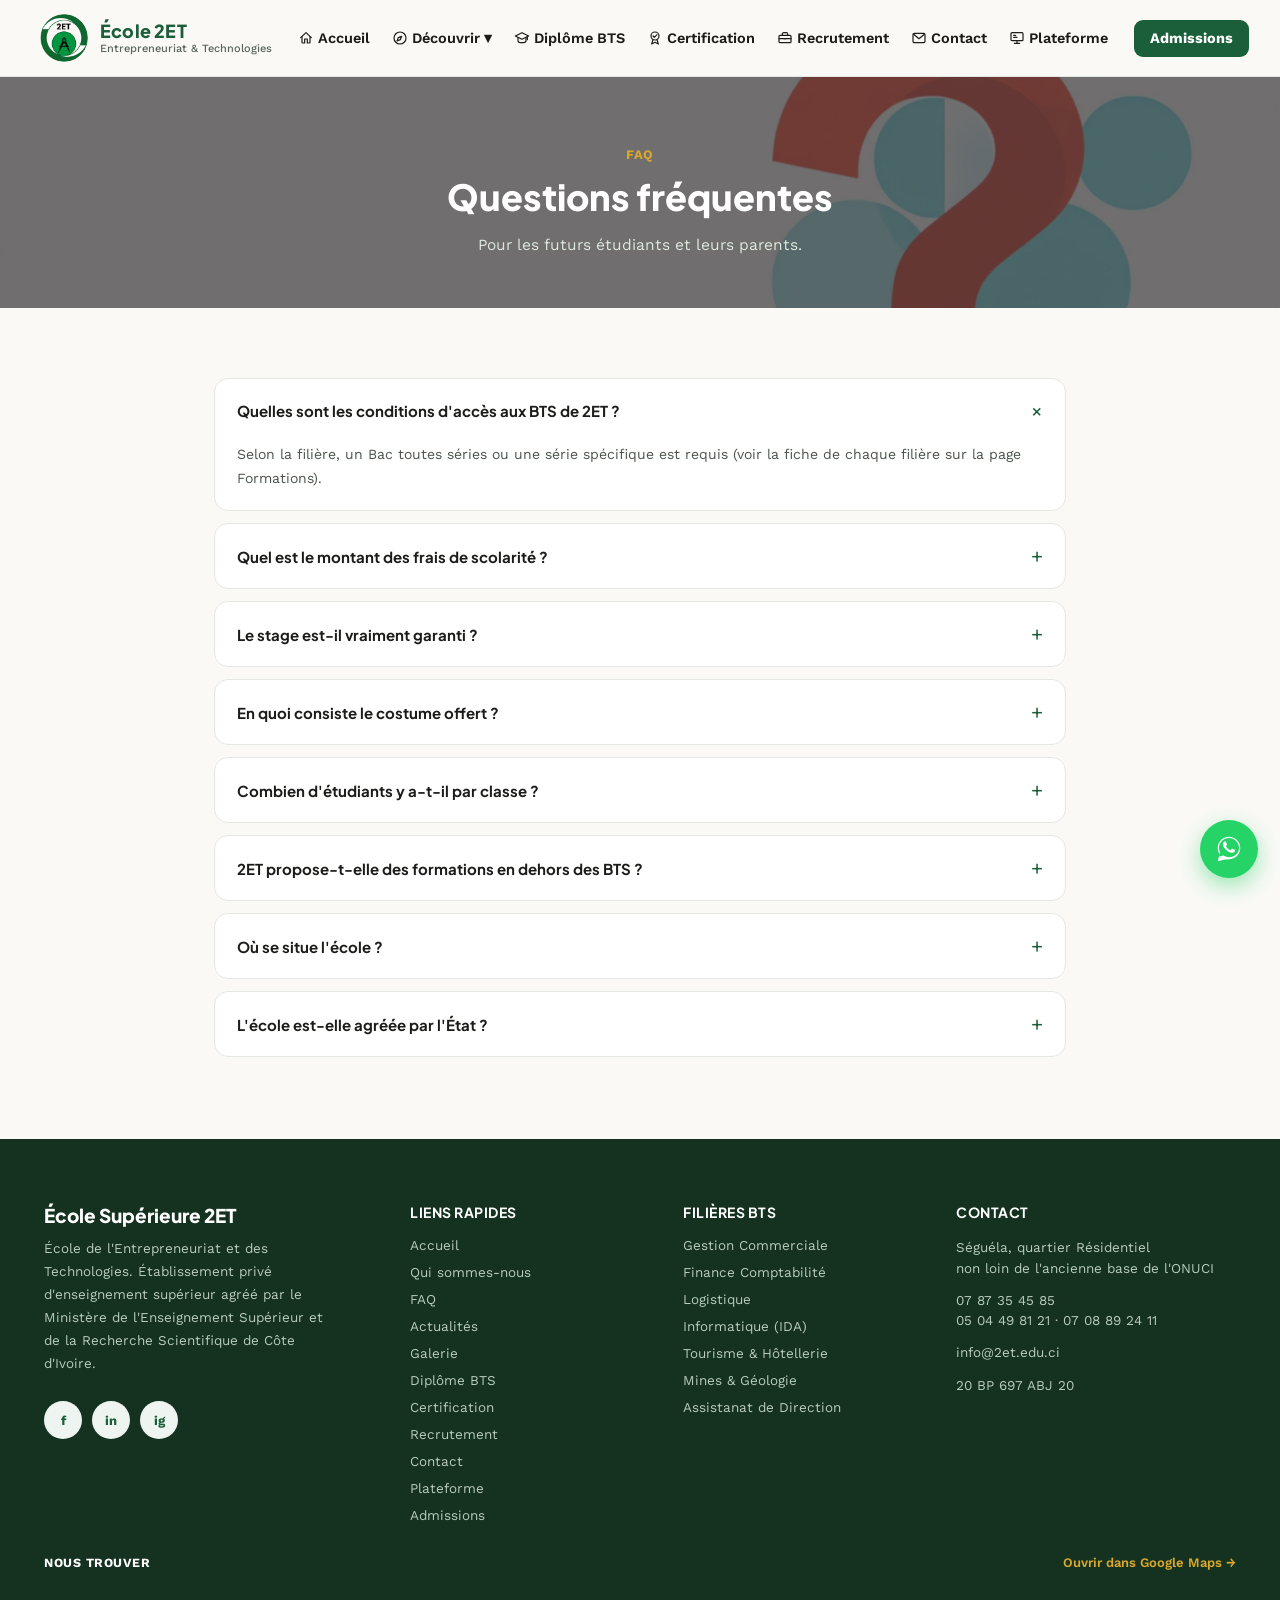
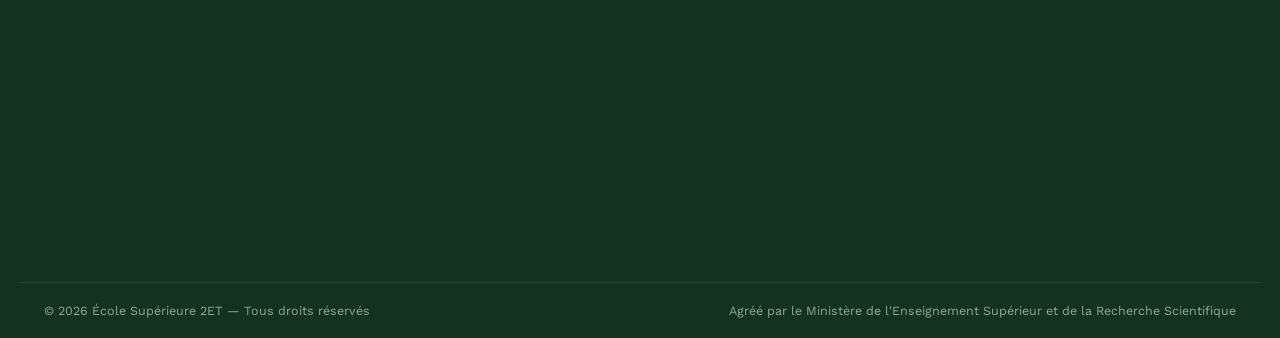
<file: faq.html>
<!DOCTYPE html>
<html lang="fr">
<head>
<meta charset="utf-8">
<meta name="viewport" content="width=device-width, initial-scale=1">
<title>FAQ — École Supérieure 2ET</title>
<meta name="description" content="Questions fréquentes sur l'École Supérieure 2ET : admissions, tarifs, stage garanti, filières.">
<meta property="og:type" content="website">
<meta property="og:site_name" content="École Supérieure 2ET">
<meta property="og:locale" content="fr_FR">
<meta property="og:title" content="FAQ — École Supérieure 2ET">
<meta property="og:description" content="Questions fréquentes sur l'École Supérieure 2ET : admissions, tarifs, stage garanti, filières.">
<meta property="og:image" content="https://2et.edu.ci/images/logo-2et.png">
<meta property="og:url" content="https://2et.edu.ci/faq.html">
<meta name="twitter:card" content="summary">
<meta name="twitter:title" content="FAQ — École Supérieure 2ET">
<meta name="twitter:description" content="Questions fréquentes sur l'École Supérieure 2ET : admissions, tarifs, stage garanti, filières.">
<meta name="twitter:image" content="https://2et.edu.ci/images/logo-2et.png">
<link rel="icon" href="images/logo-2et.png">
<link rel="preconnect" href="https://fonts.googleapis.com">
<link href="https://fonts.googleapis.com/css2?family=Plus+Jakarta+Sans:wght@500;700;800&family=Work+Sans:wght@400;500;600&display=swap" rel="stylesheet">
<link rel="stylesheet" href="css/style.css">
<script type="application/ld+json">
{
  "@context": "https://schema.org",
  "@type": "FAQPage",
  "mainEntity": [
    {
      "@type": "Question",
      "name": "Quelles sont les conditions d'accès aux BTS de 2ET ?",
      "acceptedAnswer": { "@type": "Answer", "text": "Selon la filière, un Bac toutes séries ou une série spécifique est requis (voir la fiche de chaque filière sur la page Formations)." }
    },
    {
      "@type": "Question",
      "name": "Quel est le montant des frais de scolarité ?",
      "acceptedAnswer": { "@type": "Answer", "text": "Les tarifs démarrent à 130 000 FCFA, payables en 4 tranches sans frais supplémentaires." }
    },
    {
      "@type": "Question",
      "name": "Le stage est-il vraiment garanti ?",
      "acceptedAnswer": { "@type": "Answer", "text": "Oui, tous les étudiants bénéficient d'un stage garanti dès la 1ère année de BTS grâce à nos partenariats entreprises." }
    },
    {
      "@type": "Question",
      "name": "En quoi consiste le costume offert ?",
      "acceptedAnswer": { "@type": "Answer", "text": "Un costume complet est offert aux étudiants qui s'inscrivent de manière anticipée, dans les deux semaines suivant la publication des résultats du Bac." }
    },
    {
      "@type": "Question",
      "name": "Combien d'étudiants y a-t-il par classe ?",
      "acceptedAnswer": { "@type": "Answer", "text": "Les classes sont à effectif limité : 25 étudiants maximum par classe, pour un encadrement de qualité." }
    },
    {
      "@type": "Question",
      "name": "2ET propose-t-elle des formations en dehors des BTS ?",
      "acceptedAnswer": { "@type": "Answer", "text": "Oui, un cabinet de formation continue propose séminaires et perfectionnements pour professionnels et entreprises. Des Licences et Masters professionnels sont également en préparation." }
    },
    {
      "@type": "Question",
      "name": "Où se situe l'école ?",
      "acceptedAnswer": { "@type": "Answer", "text": "L'école est située à Séguéla, quartier Résidentiel, non loin de l'ancienne base de l'ONUCI." }
    },
    {
      "@type": "Question",
      "name": "L'école est-elle agréée par l'État ?",
      "acceptedAnswer": { "@type": "Answer", "text": "Oui, 2ET est un établissement privé d'enseignement supérieur agréé par le Ministère de l'Enseignement Supérieur et de la Recherche Scientifique de Côte d'Ivoire." }
    }
  ]
}
</script>
</head>
<body>

<header class="site-header">
  <div class="container">
    <a href="index.html" class="brand">
      <img src="images/logo-2et.png" alt="Logo École 2ET">
      <div><div class="brand-name">École 2ET</div><div class="brand-sub">Entrepreneuriat &amp; Technologies</div></div>
    </a>
    <nav class="site-nav">
      <a href="index.html"><svg class="nav-icon" viewBox="0 0 24 24" fill="none" stroke="currentColor" stroke-width="1.8" stroke-linecap="round" stroke-linejoin="round"><path d="M4 11.5 12 4l8 7.5"/><path d="M6 10v8.5a1 1 0 0 0 1 1h3v-6h4v6h3a1 1 0 0 0 1-1V10"/></svg>Accueil</a>
      <div class="nav-dropdown">
        <span class="nav-dropdown-toggle"><svg class="nav-icon" viewBox="0 0 24 24" fill="none" stroke="currentColor" stroke-width="1.8" stroke-linecap="round" stroke-linejoin="round"><circle cx="12" cy="12" r="9"/><path d="m14.5 9.5-2 5-5 2 2-5Z"/></svg>Découvrir <span>▾</span></span>
        <div class="nav-dropdown-menu">
          <a href="a-propos.html"><svg class="nav-icon" viewBox="0 0 24 24" fill="none" stroke="currentColor" stroke-width="1.8" stroke-linecap="round" stroke-linejoin="round"><circle cx="12" cy="12" r="9"/><line x1="12" y1="11" x2="12" y2="16"/><circle cx="12" cy="7.5" r="0.9" fill="currentColor" stroke="none"/></svg>Qui sommes-nous</a>
          <a href="faq.html"><svg class="nav-icon" viewBox="0 0 24 24" fill="none" stroke="currentColor" stroke-width="1.8" stroke-linecap="round" stroke-linejoin="round"><circle cx="12" cy="12" r="9"/><path d="M9.5 9.5a2.5 2.5 0 1 1 3.5 2.3c-.7.3-1 .9-1 1.7"/><circle cx="12" cy="17" r="0.9" fill="currentColor" stroke="none"/></svg>FAQ</a>
          <a href="actualites.html"><svg class="nav-icon" viewBox="0 0 24 24" fill="none" stroke="currentColor" stroke-width="1.8" stroke-linecap="round" stroke-linejoin="round"><rect x="3" y="5" width="14" height="15" rx="1"/><path d="M17 8h3a1 1 0 0 1 1 1v10a2 2 0 0 1-2 2H5"/><line x1="6.5" y1="9" x2="13.5" y2="9"/><line x1="6.5" y1="12.5" x2="13.5" y2="12.5"/><line x1="6.5" y1="16" x2="11" y2="16"/></svg>Actualités</a>
          <a href="galerie.html"><svg class="nav-icon" viewBox="0 0 24 24" fill="none" stroke="currentColor" stroke-width="1.8" stroke-linecap="round" stroke-linejoin="round"><rect x="3" y="3" width="14" height="14" rx="1.5"/><path d="m3 13 4-4 3 3 4-5 3 3.5"/><circle cx="7.5" cy="7.5" r="1.2" fill="currentColor" stroke="none"/><path d="M20 7v11a2 2 0 0 1-2 2H7"/></svg>Galerie</a>
          <a href="orientation.html"><svg class="nav-icon" viewBox="0 0 24 24" fill="none" stroke="currentColor" stroke-width="1.8" stroke-linecap="round" stroke-linejoin="round"><path d="M12 3a6 6 0 0 0-4 10.5c.6.6 1 1.4 1 2.5h6c0-1.1.4-1.9 1-2.5A6 6 0 0 0 12 3Z"/><path d="M9 18h6"/><path d="M10 21h4"/></svg>Quiz d'orientation</a>
        </div>
      </div>
      <a href="formations.html"><svg class="nav-icon" viewBox="0 0 24 24" fill="none" stroke="currentColor" stroke-width="1.8" stroke-linecap="round" stroke-linejoin="round"><path d="M2 9 12 4l10 5-10 5-10-5Z"/><path d="M6 11.5V16c0 1.5 2.5 3 6 3s6-1.5 6-3v-4.5"/><path d="M20 9v5.5"/></svg>Diplôme BTS</a>
      <a href="formation-continue.html"><svg class="nav-icon" viewBox="0 0 24 24" fill="none" stroke="currentColor" stroke-width="1.8" stroke-linecap="round" stroke-linejoin="round"><circle cx="12" cy="9" r="6"/><path d="m9 9 2 2 4-4"/><path d="M9 14.5 7 21l5-2.5L17 21l-2-6.5"/></svg>Certification</a>
      <a href="recrutement.html"><svg class="nav-icon" viewBox="0 0 24 24" fill="none" stroke="currentColor" stroke-width="1.8" stroke-linecap="round" stroke-linejoin="round"><rect x="3" y="8" width="18" height="11" rx="1.5"/><path d="M8 8V6a2 2 0 0 1 2-2h4a2 2 0 0 1 2 2v2"/><line x1="3" y1="13" x2="21" y2="13"/><line x1="10.5" y1="13" x2="13.5" y2="13"/></svg>Recrutement</a>
      <a href="contact.html"><svg class="nav-icon" viewBox="0 0 24 24" fill="none" stroke="currentColor" stroke-width="1.8" stroke-linecap="round" stroke-linejoin="round"><rect x="3" y="5" width="18" height="14" rx="2"/><path d="m4 6.5 8 6.5 8-6.5"/></svg>Contact</a>
      <a href="plateforme.html"><svg class="nav-icon" viewBox="0 0 24 24" fill="none" stroke="currentColor" stroke-width="1.8" stroke-linecap="round" stroke-linejoin="round"><rect x="3" y="4" width="18" height="12" rx="1.5"/><line x1="8" y1="20" x2="16" y2="20"/><line x1="12" y1="16" x2="12" y2="20"/><line x1="7" y1="8" x2="10" y2="8"/><line x1="7" y1="11" x2="12" y2="11"/></svg>Plateforme</a>
    </nav>
    <div class="site-cta"><a href="admissions.html" class="btn btn-green">Admissions</a></div>
    <button class="burger" aria-label="Menu"><span></span><span></span><span></span></button>
  </div>
  <div class="mobile-nav">
    <a href="index.html"><svg class="nav-icon" viewBox="0 0 24 24" fill="none" stroke="currentColor" stroke-width="1.8" stroke-linecap="round" stroke-linejoin="round"><path d="M4 11.5 12 4l8 7.5"/><path d="M6 10v8.5a1 1 0 0 0 1 1h3v-6h4v6h3a1 1 0 0 0 1-1V10"/></svg>Accueil</a>
    <a href="a-propos.html"><svg class="nav-icon" viewBox="0 0 24 24" fill="none" stroke="currentColor" stroke-width="1.8" stroke-linecap="round" stroke-linejoin="round"><circle cx="12" cy="12" r="9"/><line x1="12" y1="11" x2="12" y2="16"/><circle cx="12" cy="7.5" r="0.9" fill="currentColor" stroke="none"/></svg>Qui sommes-nous</a>
    <a href="faq.html"><svg class="nav-icon" viewBox="0 0 24 24" fill="none" stroke="currentColor" stroke-width="1.8" stroke-linecap="round" stroke-linejoin="round"><circle cx="12" cy="12" r="9"/><path d="M9.5 9.5a2.5 2.5 0 1 1 3.5 2.3c-.7.3-1 .9-1 1.7"/><circle cx="12" cy="17" r="0.9" fill="currentColor" stroke="none"/></svg>FAQ</a>
    <a href="actualites.html"><svg class="nav-icon" viewBox="0 0 24 24" fill="none" stroke="currentColor" stroke-width="1.8" stroke-linecap="round" stroke-linejoin="round"><rect x="3" y="5" width="14" height="15" rx="1"/><path d="M17 8h3a1 1 0 0 1 1 1v10a2 2 0 0 1-2 2H5"/><line x1="6.5" y1="9" x2="13.5" y2="9"/><line x1="6.5" y1="12.5" x2="13.5" y2="12.5"/><line x1="6.5" y1="16" x2="11" y2="16"/></svg>Actualités</a>
    <a href="galerie.html"><svg class="nav-icon" viewBox="0 0 24 24" fill="none" stroke="currentColor" stroke-width="1.8" stroke-linecap="round" stroke-linejoin="round"><rect x="3" y="3" width="14" height="14" rx="1.5"/><path d="m3 13 4-4 3 3 4-5 3 3.5"/><circle cx="7.5" cy="7.5" r="1.2" fill="currentColor" stroke="none"/><path d="M20 7v11a2 2 0 0 1-2 2H7"/></svg>Galerie</a>
    <a href="orientation.html"><svg class="nav-icon" viewBox="0 0 24 24" fill="none" stroke="currentColor" stroke-width="1.8" stroke-linecap="round" stroke-linejoin="round"><path d="M12 3a6 6 0 0 0-4 10.5c.6.6 1 1.4 1 2.5h6c0-1.1.4-1.9 1-2.5A6 6 0 0 0 12 3Z"/><path d="M9 18h6"/><path d="M10 21h4"/></svg>Quiz d'orientation</a>
    <a href="formations.html"><svg class="nav-icon" viewBox="0 0 24 24" fill="none" stroke="currentColor" stroke-width="1.8" stroke-linecap="round" stroke-linejoin="round"><path d="M2 9 12 4l10 5-10 5-10-5Z"/><path d="M6 11.5V16c0 1.5 2.5 3 6 3s6-1.5 6-3v-4.5"/><path d="M20 9v5.5"/></svg>Diplôme BTS</a>
    <a href="formation-continue.html"><svg class="nav-icon" viewBox="0 0 24 24" fill="none" stroke="currentColor" stroke-width="1.8" stroke-linecap="round" stroke-linejoin="round"><circle cx="12" cy="9" r="6"/><path d="m9 9 2 2 4-4"/><path d="M9 14.5 7 21l5-2.5L17 21l-2-6.5"/></svg>Certification</a>
    <a href="recrutement.html"><svg class="nav-icon" viewBox="0 0 24 24" fill="none" stroke="currentColor" stroke-width="1.8" stroke-linecap="round" stroke-linejoin="round"><rect x="3" y="8" width="18" height="11" rx="1.5"/><path d="M8 8V6a2 2 0 0 1 2-2h4a2 2 0 0 1 2 2v2"/><line x1="3" y1="13" x2="21" y2="13"/><line x1="10.5" y1="13" x2="13.5" y2="13"/></svg>Recrutement</a>
    <a href="contact.html"><svg class="nav-icon" viewBox="0 0 24 24" fill="none" stroke="currentColor" stroke-width="1.8" stroke-linecap="round" stroke-linejoin="round"><rect x="3" y="5" width="18" height="14" rx="2"/><path d="m4 6.5 8 6.5 8-6.5"/></svg>Contact</a>
    <a href="plateforme.html"><svg class="nav-icon" viewBox="0 0 24 24" fill="none" stroke="currentColor" stroke-width="1.8" stroke-linecap="round" stroke-linejoin="round"><rect x="3" y="4" width="18" height="12" rx="1.5"/><line x1="8" y1="20" x2="16" y2="20"/><line x1="12" y1="16" x2="12" y2="20"/><line x1="7" y1="8" x2="10" y2="8"/><line x1="7" y1="11" x2="12" y2="11"/></svg>Plateforme</a>
    <a href="admissions.html" class="btn btn-green">Admissions</a>
  </div>
</header>

<div class="page-hero" style="background-image:url('images/heroes/faq.jpg')">
  <div class="container">
    <div class="eyebrow eyebrow-light">FAQ</div>
    <h1>Questions fréquentes</h1>
    <p>Pour les futurs étudiants et leurs parents.</p>
  </div>
</div>

<section class="section-narrow">

  <div class="faq-item open">
    <button class="faq-question"><span class="label">Quelles sont les conditions d'accès aux BTS de 2ET ?</span><span class="icon">+</span></button>
    <div class="faq-answer">Selon la filière, un Bac toutes séries ou une série spécifique est requis (voir la fiche de chaque filière sur la page Formations).</div>
  </div>
  <div class="faq-item">
    <button class="faq-question"><span class="label">Quel est le montant des frais de scolarité ?</span><span class="icon">+</span></button>
    <div class="faq-answer">Les tarifs démarrent à 130 000 FCFA, payables en 4 tranches sans frais supplémentaires.</div>
  </div>
  <div class="faq-item">
    <button class="faq-question"><span class="label">Le stage est-il vraiment garanti ?</span><span class="icon">+</span></button>
    <div class="faq-answer">Oui, tous les étudiants bénéficient d'un stage garanti dès la 1ère année de BTS grâce à nos partenariats entreprises.</div>
  </div>
  <div class="faq-item">
    <button class="faq-question"><span class="label">En quoi consiste le costume offert ?</span><span class="icon">+</span></button>
    <div class="faq-answer">Un costume complet est offert aux étudiants qui s'inscrivent de manière anticipée, dans les deux semaines suivant la publication des résultats du Bac.</div>
  </div>
  <div class="faq-item">
    <button class="faq-question"><span class="label">Combien d'étudiants y a-t-il par classe ?</span><span class="icon">+</span></button>
    <div class="faq-answer">Les classes sont à effectif limité : 25 étudiants maximum par classe, pour un encadrement de qualité.</div>
  </div>
  <div class="faq-item">
    <button class="faq-question"><span class="label">2ET propose-t-elle des formations en dehors des BTS ?</span><span class="icon">+</span></button>
    <div class="faq-answer">Oui, un cabinet de formation continue propose séminaires et perfectionnements pour professionnels et entreprises. Des Licences et Masters professionnels sont également en préparation.</div>
  </div>
  <div class="faq-item">
    <button class="faq-question"><span class="label">Où se situe l'école ?</span><span class="icon">+</span></button>
    <div class="faq-answer">L'école est située à Séguéla, quartier Résidentiel, non loin de l'ancienne base de l'ONUCI.</div>
  </div>
  <div class="faq-item">
    <button class="faq-question"><span class="label">L'école est-elle agréée par l'État ?</span><span class="icon">+</span></button>
    <div class="faq-answer">Oui, 2ET est un établissement privé d'enseignement supérieur agréé par le Ministère de l'Enseignement Supérieur et de la Recherche Scientifique de Côte d'Ivoire.</div>
  </div>

</section>

<footer class="site-footer">
  <div class="footer-grid">
    <div>
      <div class="footer-brand">École Supérieure 2ET</div>
      <div class="footer-desc">École de l'Entrepreneuriat et des Technologies. Établissement privé d'enseignement supérieur agréé par le Ministère de l'Enseignement Supérieur et de la Recherche Scientifique de Côte d'Ivoire.</div>
      <div class="socials"><a href="#" class="social-btn">f</a><a href="#" class="social-btn">in</a><a href="#" class="social-btn">ig</a></div>
    </div>
    <div>
      <div class="footer-heading">Liens rapides</div>
      <div class="footer-links">
        <a href="index.html">Accueil</a><a href="a-propos.html">Qui sommes-nous</a>
        <a href="faq.html">FAQ</a><a href="actualites.html">Actualités</a>
        <a href="galerie.html">Galerie</a><a href="formations.html">Diplôme BTS</a>
        <a href="formation-continue.html">Certification</a><a href="recrutement.html">Recrutement</a>
        <a href="contact.html">Contact</a><a href="plateforme.html">Plateforme</a><a href="admissions.html">Admissions</a>
      </div>
    </div>
    <div>
      <div class="footer-heading">Filières BTS</div>
      <div class="footer-links">
        <a href="formations.html#gec">Gestion Commerciale</a><a href="formations.html#fcge">Finance Comptabilité</a>
        <a href="formations.html#log">Logistique</a><a href="formations.html#ida">Informatique (IDA)</a>
        <a href="formations.html#th">Tourisme &amp; Hôtellerie</a><a href="formations.html#mgp">Mines &amp; Géologie</a>
        <a href="formations.html#ad">Assistanat de Direction</a>
      </div>
    </div>
    <div>
      <div class="footer-heading">Contact</div>
      <div class="footer-contact">
        <div>Séguéla, quartier Résidentiel<br>non loin de l'ancienne base de l'ONUCI</div>
        <div>07 87 35 45 85<br>05 04 49 81 21 · 07 08 89 24 11</div>
        <div>info@2et.edu.ci</div>
        <div>20 BP 697 ABJ 20</div>
      </div>
    </div>
  </div>
  <div class="footer-map">
    <div class="footer-map-label">
      <span>Nous trouver</span>
      <a href="https://maps.app.goo.gl/5AaPVNksDcJz46Dr9" target="_blank" rel="noopener">Ouvrir dans Google Maps →</a>
    </div>
    <iframe src="https://www.openstreetmap.org/export/embed.html?bbox=-6.691312%2C7.951421%2C-6.675312%2C7.963421&layer=mapnik&marker=7.957421%2C-6.683312" loading="lazy" referrerpolicy="no-referrer-when-downgrade" title="Localisation de l'École 2ET à Séguéla" allowfullscreen></iframe>
  </div>
  <div class="footer-bottom">
    <div>© <span id="year"></span> École Supérieure 2ET — Tous droits réservés</div>
    <div>Agréé par le Ministère de l'Enseignement Supérieur et de la Recherche Scientifique</div>
  </div>
</footer>

<script>document.getElementById('year').textContent = new Date().getFullYear();</script>
<script src="js/config.js"></script>
<script src="js/main.js"></script>
<script data-goatcounter="https://ecole2et.goatcounter.com/count" async src="//gc.zgo.at/count.js"></script>
</body>
</html>
</file>
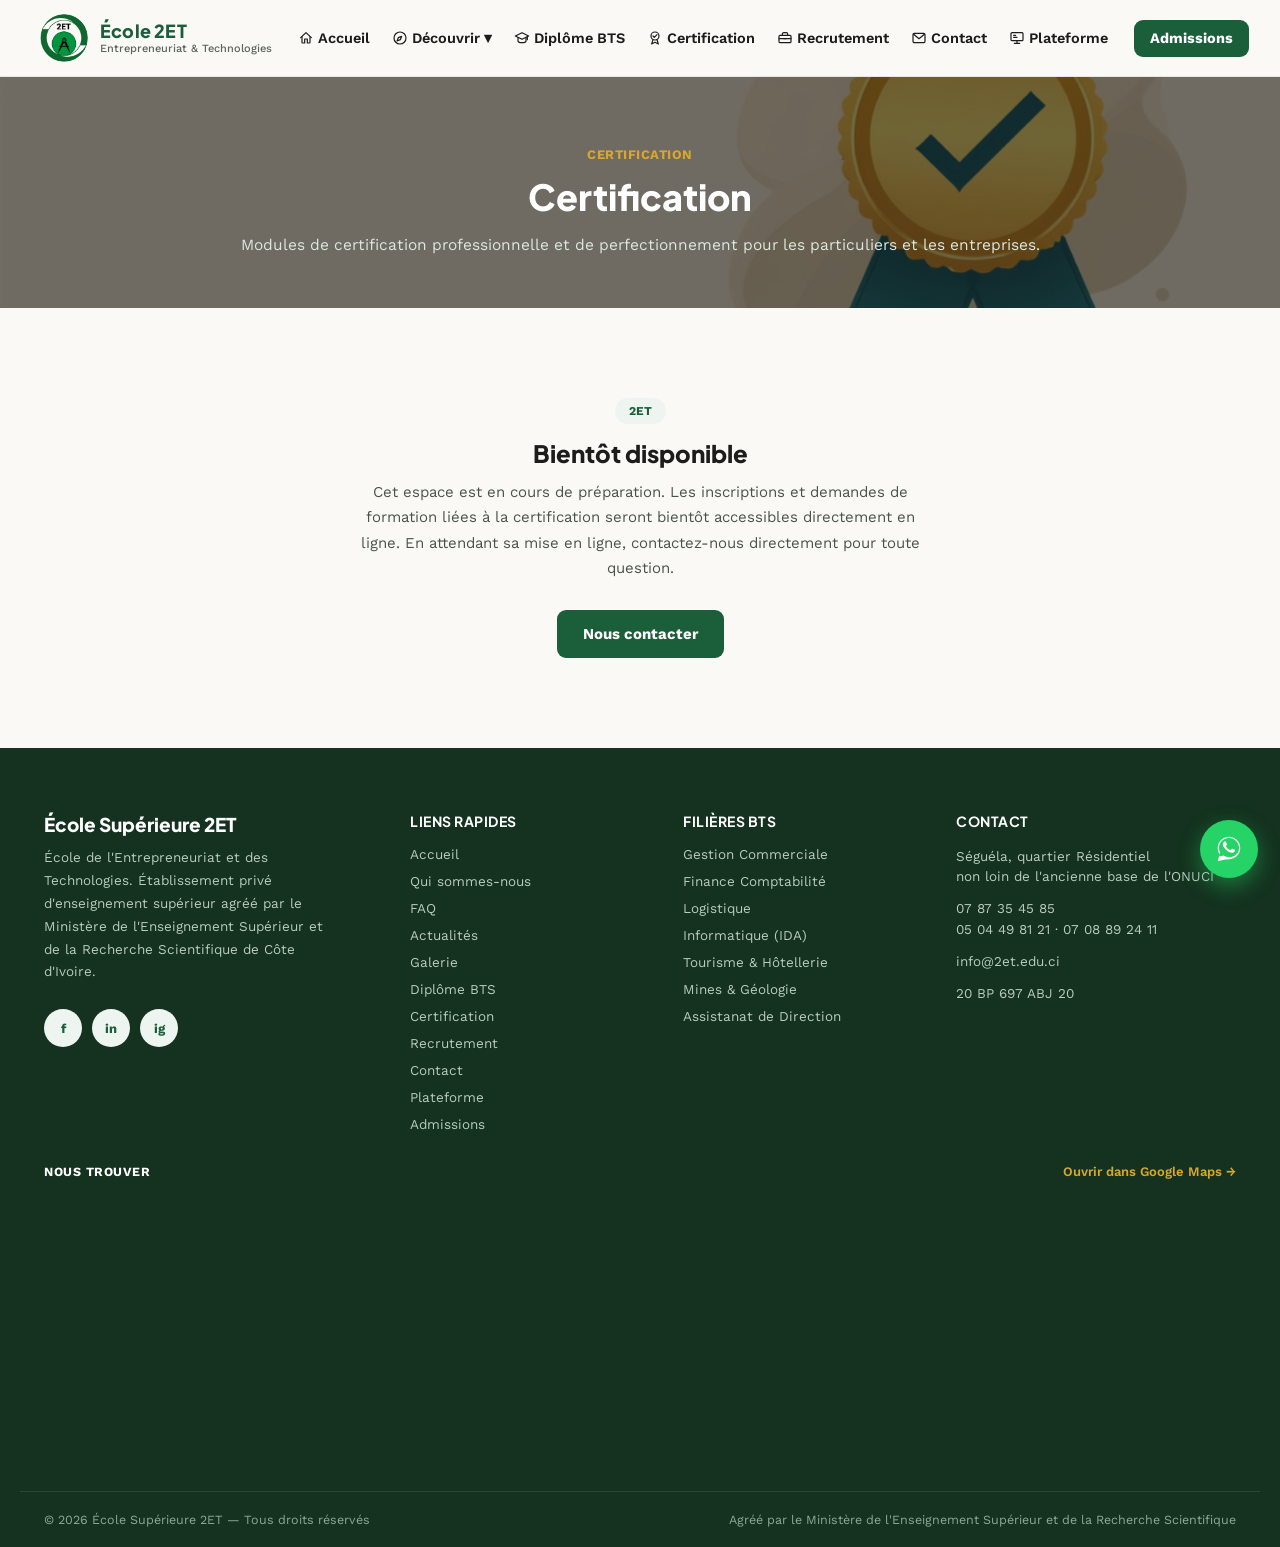
<file: formation-continue.html>
<!DOCTYPE html>
<html lang="fr">
<head>
<meta charset="utf-8">
<meta name="viewport" content="width=device-width, initial-scale=1">
<title>Certification — École Supérieure 2ET</title>
<meta name="description" content="Certification professionnelle à l'École Supérieure 2ET : modules de perfectionnement pour particuliers et entreprises. Bientôt disponible en ligne.">
<meta property="og:type" content="website">
<meta property="og:site_name" content="École Supérieure 2ET">
<meta property="og:locale" content="fr_FR">
<meta property="og:title" content="Certification — École Supérieure 2ET">
<meta property="og:description" content="Certification professionnelle à l'École Supérieure 2ET : modules de perfectionnement pour particuliers et entreprises. Bientôt disponible en ligne.">
<meta property="og:image" content="https://2et.edu.ci/images/logo-2et.png">
<meta property="og:url" content="https://2et.edu.ci/formation-continue.html">
<meta name="twitter:card" content="summary">
<meta name="twitter:title" content="Certification — École Supérieure 2ET">
<meta name="twitter:description" content="Certification professionnelle à l'École Supérieure 2ET, bientôt disponible en ligne.">
<meta name="twitter:image" content="https://2et.edu.ci/images/logo-2et.png">
<link rel="icon" href="images/logo-2et.png">
<link rel="preconnect" href="https://fonts.googleapis.com">
<link href="https://fonts.googleapis.com/css2?family=Plus+Jakarta+Sans:wght@500;700;800&family=Work+Sans:wght@400;500;600&display=swap" rel="stylesheet">
<link rel="stylesheet" href="css/style.css">
</head>
<body>

<header class="site-header">
  <div class="container">
    <a href="index.html" class="brand">
      <img src="images/logo-2et.png" alt="Logo École 2ET">
      <div><div class="brand-name">École 2ET</div><div class="brand-sub">Entrepreneuriat &amp; Technologies</div></div>
    </a>
    <nav class="site-nav">
      <a href="index.html"><svg class="nav-icon" viewBox="0 0 24 24" fill="none" stroke="currentColor" stroke-width="1.8" stroke-linecap="round" stroke-linejoin="round"><path d="M4 11.5 12 4l8 7.5"/><path d="M6 10v8.5a1 1 0 0 0 1 1h3v-6h4v6h3a1 1 0 0 0 1-1V10"/></svg>Accueil</a>
      <div class="nav-dropdown">
        <span class="nav-dropdown-toggle"><svg class="nav-icon" viewBox="0 0 24 24" fill="none" stroke="currentColor" stroke-width="1.8" stroke-linecap="round" stroke-linejoin="round"><circle cx="12" cy="12" r="9"/><path d="m14.5 9.5-2 5-5 2 2-5Z"/></svg>Découvrir <span>▾</span></span>
        <div class="nav-dropdown-menu">
          <a href="a-propos.html"><svg class="nav-icon" viewBox="0 0 24 24" fill="none" stroke="currentColor" stroke-width="1.8" stroke-linecap="round" stroke-linejoin="round"><circle cx="12" cy="12" r="9"/><line x1="12" y1="11" x2="12" y2="16"/><circle cx="12" cy="7.5" r="0.9" fill="currentColor" stroke="none"/></svg>Qui sommes-nous</a>
          <a href="faq.html"><svg class="nav-icon" viewBox="0 0 24 24" fill="none" stroke="currentColor" stroke-width="1.8" stroke-linecap="round" stroke-linejoin="round"><circle cx="12" cy="12" r="9"/><path d="M9.5 9.5a2.5 2.5 0 1 1 3.5 2.3c-.7.3-1 .9-1 1.7"/><circle cx="12" cy="17" r="0.9" fill="currentColor" stroke="none"/></svg>FAQ</a>
          <a href="actualites.html"><svg class="nav-icon" viewBox="0 0 24 24" fill="none" stroke="currentColor" stroke-width="1.8" stroke-linecap="round" stroke-linejoin="round"><rect x="3" y="5" width="14" height="15" rx="1"/><path d="M17 8h3a1 1 0 0 1 1 1v10a2 2 0 0 1-2 2H5"/><line x1="6.5" y1="9" x2="13.5" y2="9"/><line x1="6.5" y1="12.5" x2="13.5" y2="12.5"/><line x1="6.5" y1="16" x2="11" y2="16"/></svg>Actualités</a>
          <a href="galerie.html"><svg class="nav-icon" viewBox="0 0 24 24" fill="none" stroke="currentColor" stroke-width="1.8" stroke-linecap="round" stroke-linejoin="round"><rect x="3" y="3" width="14" height="14" rx="1.5"/><path d="m3 13 4-4 3 3 4-5 3 3.5"/><circle cx="7.5" cy="7.5" r="1.2" fill="currentColor" stroke="none"/><path d="M20 7v11a2 2 0 0 1-2 2H7"/></svg>Galerie</a>
          <a href="orientation.html"><svg class="nav-icon" viewBox="0 0 24 24" fill="none" stroke="currentColor" stroke-width="1.8" stroke-linecap="round" stroke-linejoin="round"><path d="M12 3a6 6 0 0 0-4 10.5c.6.6 1 1.4 1 2.5h6c0-1.1.4-1.9 1-2.5A6 6 0 0 0 12 3Z"/><path d="M9 18h6"/><path d="M10 21h4"/></svg>Quiz d'orientation</a>
        </div>
      </div>
      <a href="formations.html"><svg class="nav-icon" viewBox="0 0 24 24" fill="none" stroke="currentColor" stroke-width="1.8" stroke-linecap="round" stroke-linejoin="round"><path d="M2 9 12 4l10 5-10 5-10-5Z"/><path d="M6 11.5V16c0 1.5 2.5 3 6 3s6-1.5 6-3v-4.5"/><path d="M20 9v5.5"/></svg>Diplôme BTS</a>
      <a href="formation-continue.html"><svg class="nav-icon" viewBox="0 0 24 24" fill="none" stroke="currentColor" stroke-width="1.8" stroke-linecap="round" stroke-linejoin="round"><circle cx="12" cy="9" r="6"/><path d="m9 9 2 2 4-4"/><path d="M9 14.5 7 21l5-2.5L17 21l-2-6.5"/></svg>Certification</a>
      <a href="recrutement.html"><svg class="nav-icon" viewBox="0 0 24 24" fill="none" stroke="currentColor" stroke-width="1.8" stroke-linecap="round" stroke-linejoin="round"><rect x="3" y="8" width="18" height="11" rx="1.5"/><path d="M8 8V6a2 2 0 0 1 2-2h4a2 2 0 0 1 2 2v2"/><line x1="3" y1="13" x2="21" y2="13"/><line x1="10.5" y1="13" x2="13.5" y2="13"/></svg>Recrutement</a>
      <a href="contact.html"><svg class="nav-icon" viewBox="0 0 24 24" fill="none" stroke="currentColor" stroke-width="1.8" stroke-linecap="round" stroke-linejoin="round"><rect x="3" y="5" width="18" height="14" rx="2"/><path d="m4 6.5 8 6.5 8-6.5"/></svg>Contact</a>
      <a href="plateforme.html"><svg class="nav-icon" viewBox="0 0 24 24" fill="none" stroke="currentColor" stroke-width="1.8" stroke-linecap="round" stroke-linejoin="round"><rect x="3" y="4" width="18" height="12" rx="1.5"/><line x1="8" y1="20" x2="16" y2="20"/><line x1="12" y1="16" x2="12" y2="20"/><line x1="7" y1="8" x2="10" y2="8"/><line x1="7" y1="11" x2="12" y2="11"/></svg>Plateforme</a>
    </nav>
    <div class="site-cta"><a href="admissions.html" class="btn btn-green">Admissions</a></div>
    <button class="burger" aria-label="Menu"><span></span><span></span><span></span></button>
  </div>
  <div class="mobile-nav">
    <a href="index.html"><svg class="nav-icon" viewBox="0 0 24 24" fill="none" stroke="currentColor" stroke-width="1.8" stroke-linecap="round" stroke-linejoin="round"><path d="M4 11.5 12 4l8 7.5"/><path d="M6 10v8.5a1 1 0 0 0 1 1h3v-6h4v6h3a1 1 0 0 0 1-1V10"/></svg>Accueil</a>
    <a href="a-propos.html"><svg class="nav-icon" viewBox="0 0 24 24" fill="none" stroke="currentColor" stroke-width="1.8" stroke-linecap="round" stroke-linejoin="round"><circle cx="12" cy="12" r="9"/><line x1="12" y1="11" x2="12" y2="16"/><circle cx="12" cy="7.5" r="0.9" fill="currentColor" stroke="none"/></svg>Qui sommes-nous</a>
    <a href="faq.html"><svg class="nav-icon" viewBox="0 0 24 24" fill="none" stroke="currentColor" stroke-width="1.8" stroke-linecap="round" stroke-linejoin="round"><circle cx="12" cy="12" r="9"/><path d="M9.5 9.5a2.5 2.5 0 1 1 3.5 2.3c-.7.3-1 .9-1 1.7"/><circle cx="12" cy="17" r="0.9" fill="currentColor" stroke="none"/></svg>FAQ</a>
    <a href="actualites.html"><svg class="nav-icon" viewBox="0 0 24 24" fill="none" stroke="currentColor" stroke-width="1.8" stroke-linecap="round" stroke-linejoin="round"><rect x="3" y="5" width="14" height="15" rx="1"/><path d="M17 8h3a1 1 0 0 1 1 1v10a2 2 0 0 1-2 2H5"/><line x1="6.5" y1="9" x2="13.5" y2="9"/><line x1="6.5" y1="12.5" x2="13.5" y2="12.5"/><line x1="6.5" y1="16" x2="11" y2="16"/></svg>Actualités</a>
    <a href="galerie.html"><svg class="nav-icon" viewBox="0 0 24 24" fill="none" stroke="currentColor" stroke-width="1.8" stroke-linecap="round" stroke-linejoin="round"><rect x="3" y="3" width="14" height="14" rx="1.5"/><path d="m3 13 4-4 3 3 4-5 3 3.5"/><circle cx="7.5" cy="7.5" r="1.2" fill="currentColor" stroke="none"/><path d="M20 7v11a2 2 0 0 1-2 2H7"/></svg>Galerie</a>
    <a href="orientation.html"><svg class="nav-icon" viewBox="0 0 24 24" fill="none" stroke="currentColor" stroke-width="1.8" stroke-linecap="round" stroke-linejoin="round"><path d="M12 3a6 6 0 0 0-4 10.5c.6.6 1 1.4 1 2.5h6c0-1.1.4-1.9 1-2.5A6 6 0 0 0 12 3Z"/><path d="M9 18h6"/><path d="M10 21h4"/></svg>Quiz d'orientation</a>
    <a href="formations.html"><svg class="nav-icon" viewBox="0 0 24 24" fill="none" stroke="currentColor" stroke-width="1.8" stroke-linecap="round" stroke-linejoin="round"><path d="M2 9 12 4l10 5-10 5-10-5Z"/><path d="M6 11.5V16c0 1.5 2.5 3 6 3s6-1.5 6-3v-4.5"/><path d="M20 9v5.5"/></svg>Diplôme BTS</a>
    <a href="formation-continue.html"><svg class="nav-icon" viewBox="0 0 24 24" fill="none" stroke="currentColor" stroke-width="1.8" stroke-linecap="round" stroke-linejoin="round"><circle cx="12" cy="9" r="6"/><path d="m9 9 2 2 4-4"/><path d="M9 14.5 7 21l5-2.5L17 21l-2-6.5"/></svg>Certification</a>
    <a href="recrutement.html"><svg class="nav-icon" viewBox="0 0 24 24" fill="none" stroke="currentColor" stroke-width="1.8" stroke-linecap="round" stroke-linejoin="round"><rect x="3" y="8" width="18" height="11" rx="1.5"/><path d="M8 8V6a2 2 0 0 1 2-2h4a2 2 0 0 1 2 2v2"/><line x1="3" y1="13" x2="21" y2="13"/><line x1="10.5" y1="13" x2="13.5" y2="13"/></svg>Recrutement</a>
    <a href="contact.html"><svg class="nav-icon" viewBox="0 0 24 24" fill="none" stroke="currentColor" stroke-width="1.8" stroke-linecap="round" stroke-linejoin="round"><rect x="3" y="5" width="18" height="14" rx="2"/><path d="m4 6.5 8 6.5 8-6.5"/></svg>Contact</a>
    <a href="plateforme.html"><svg class="nav-icon" viewBox="0 0 24 24" fill="none" stroke="currentColor" stroke-width="1.8" stroke-linecap="round" stroke-linejoin="round"><rect x="3" y="4" width="18" height="12" rx="1.5"/><line x1="8" y1="20" x2="16" y2="20"/><line x1="12" y1="16" x2="12" y2="20"/><line x1="7" y1="8" x2="10" y2="8"/><line x1="7" y1="11" x2="12" y2="11"/></svg>Plateforme</a>
    <a href="admissions.html" class="btn btn-green">Admissions</a>
  </div>
</header>

<div class="page-hero" style="background-image:url('images/heroes/certification.jpg')">
  <div class="container">
    <div class="eyebrow eyebrow-light">Certification</div>
    <h1>Certification</h1>
    <p>Modules de certification professionnelle et de perfectionnement pour les particuliers et les entreprises.</p>
  </div>
</div>

<section class="section">
  <div class="container" style="max-width:640px;text-align:center">
    <div class="pill">2ET</div>
    <h2 style="font-size:24px;margin:0 0 12px">Bientôt disponible</h2>
    <p style="font-size:15px;color:var(--text-secondary);line-height:1.7;margin:0 0 28px">Cet espace est en cours de préparation. Les inscriptions et demandes de formation liées à la certification seront bientôt accessibles directement en ligne. En attendant sa mise en ligne, contactez-nous directement pour toute question.</p>
    <a href="contact.html" class="btn btn-green">Nous contacter</a>
  </div>
</section>

<!-- Contenu précédent de la page, conservé pour réutilisation future (ne s'affiche pas tant que ce commentaire n'est pas retiré) :

<section class="section">
  <div class="container">
    <div class="grid-3" style="margin-bottom:90px">
      <div class="card">
        <div class="card-icon"></div>
        <div class="card-title" style="font-size:17px">Séminaires professionnels</div>
        <div class="card-desc" style="font-size:14px">Sessions courtes et ciblées sur des thématiques précises : management, vente, digital, gestion.</div>
      </div>
      <div class="card">
        <div class="card-icon"></div>
        <div class="card-title" style="font-size:17px">Programmes de perfectionnement</div>
        <div class="card-desc" style="font-size:14px">Parcours plus longs pour approfondir des compétences métier existantes.</div>
      </div>
      <div class="card">
        <div class="card-icon"></div>
        <div class="card-title" style="font-size:17px">Formations en entreprise</div>
        <div class="card-desc" style="font-size:14px">Programmes conçus sur-mesure pour les équipes et collaborateurs de votre organisation.</div>
      </div>
    </div>

    <div class="grid-2" style="margin-bottom:90px">
      <div class="photo-frame">
        <img src="images/evenements/formation-cabinet.jpg" alt="Session du cabinet de formation de l'École 2ET">
      </div>
      <div>
        <div class="eyebrow">Sur le terrain</div>
        <h2 style="font-size:26px;margin:0 0 16px">Des formations déjà menées avec nos bénéficiaires</h2>
        <p style="font-size:14.5px;line-height:1.7;color:var(--text-secondary);margin:0">Le cabinet de formation de 2ET a déjà accompagné des groupes de bénéficiaires sur le terrain, notamment un projet de formation en écotourisme mené à son terme. Une nouvelle formation en gestion et vente est en cours de lancement.</p>
      </div>
    </div>

    <div class="card" style="display:grid;grid-template-columns:1fr 1.1fr;gap:48px;padding:48px">
      <div>
        <div class="eyebrow">Formation sur-mesure</div>
        <h2 style="font-size:26px;margin:0 0 16px">Organisons une formation pour votre entreprise</h2>
        <p style="font-size:14.5px;line-height:1.7;color:var(--text-secondary);margin:0 0 20px">Décrivez-nous votre besoin — nombre de participants, thématique, durée souhaitée — notre équipe vous recontacte sous 48h pour construire un programme adapté.</p>
        <div style="display:flex;flex-direction:column;gap:12px;font-size:14px;color:var(--text-secondary)">
          <div style="display:flex;align-items:center;gap:10px"><svg class="nav-icon" viewBox="0 0 24 24" fill="none" stroke="currentColor" stroke-width="1.8" stroke-linecap="round" stroke-linejoin="round" style="color:var(--green);flex-shrink:0"><circle cx="12" cy="10" r="3"/><path d="M12 21c-4-4.5-7-8-7-11a7 7 0 0 1 14 0c0 3-3 6.5-7 11Z"/></svg>Séguéla, quartier Résidentiel</div>
          <div style="display:flex;align-items:center;gap:10px"><svg class="nav-icon" viewBox="0 0 24 24" fill="none" stroke="currentColor" stroke-width="1.8" stroke-linecap="round" stroke-linejoin="round" style="color:var(--green);flex-shrink:0"><path d="M6.5 4h3l1.5 4-2 1.5a11 11 0 0 0 5.5 5.5l1.5-2 4 1.5v3a2 2 0 0 1-2 2C10.5 19.5 4.5 13.5 4.5 6a2 2 0 0 1 2-2Z"/></svg>07 87 35 45 85 / 05 04 49 81 21</div>
          <div style="display:flex;align-items:center;gap:10px"><svg class="nav-icon" viewBox="0 0 24 24" fill="none" stroke="currentColor" stroke-width="1.8" stroke-linecap="round" stroke-linejoin="round" style="color:var(--green);flex-shrink:0"><rect x="3" y="5" width="18" height="14" rx="2"/><path d="m4 6.5 8 6.5 8-6.5"/></svg>info@2et.edu.ci</div>
        </div>
      </div>
      <form name="formation-continue" method="POST" data-netlify="true" netlify-honeypot="bot-field">
        <input type="hidden" name="form-name" value="formation-continue">
        <p class="hidden" style="display:none"><label>Ne pas remplir : <input name="bot-field"></label></p>
        <div class="form-row">
          <input required name="entreprise" placeholder="Nom de l'entreprise">
          <input required name="contact" placeholder="Nom du contact">
        </div>
        <div class="form-row">
          <input required type="tel" name="telephone" placeholder="Téléphone">
          <input required type="email" name="email" placeholder="Email">
        </div>
        <input name="participants" placeholder="Nombre de participants estimé">
        <textarea required name="besoin" rows="4" placeholder="Décrivez votre besoin en formation"></textarea>
        <button type="submit" class="btn btn-green">Envoyer la demande</button>
        <div class="form-success">Merci ! Votre demande a bien été envoyée.</div>
      </form>
    </div>
  </div>
</section>

-->


<footer class="site-footer">
  <div class="footer-grid">
    <div>
      <div class="footer-brand">École Supérieure 2ET</div>
      <div class="footer-desc">École de l'Entrepreneuriat et des Technologies. Établissement privé d'enseignement supérieur agréé par le Ministère de l'Enseignement Supérieur et de la Recherche Scientifique de Côte d'Ivoire.</div>
      <div class="socials"><a href="#" class="social-btn">f</a><a href="#" class="social-btn">in</a><a href="#" class="social-btn">ig</a></div>
    </div>
    <div>
      <div class="footer-heading">Liens rapides</div>
      <div class="footer-links">
        <a href="index.html">Accueil</a><a href="a-propos.html">Qui sommes-nous</a>
        <a href="faq.html">FAQ</a><a href="actualites.html">Actualités</a>
        <a href="galerie.html">Galerie</a><a href="formations.html">Diplôme BTS</a>
        <a href="formation-continue.html">Certification</a><a href="recrutement.html">Recrutement</a>
        <a href="contact.html">Contact</a><a href="plateforme.html">Plateforme</a><a href="admissions.html">Admissions</a>
      </div>
    </div>
    <div>
      <div class="footer-heading">Filières BTS</div>
      <div class="footer-links">
        <a href="formations.html#gec">Gestion Commerciale</a><a href="formations.html#fcge">Finance Comptabilité</a>
        <a href="formations.html#log">Logistique</a><a href="formations.html#ida">Informatique (IDA)</a>
        <a href="formations.html#th">Tourisme &amp; Hôtellerie</a><a href="formations.html#mgp">Mines &amp; Géologie</a>
        <a href="formations.html#ad">Assistanat de Direction</a>
      </div>
    </div>
    <div>
      <div class="footer-heading">Contact</div>
      <div class="footer-contact">
        <div>Séguéla, quartier Résidentiel<br>non loin de l'ancienne base de l'ONUCI</div>
        <div>07 87 35 45 85<br>05 04 49 81 21 · 07 08 89 24 11</div>
        <div>info@2et.edu.ci</div>
        <div>20 BP 697 ABJ 20</div>
      </div>
    </div>
  </div>
  <div class="footer-map">
    <div class="footer-map-label">
      <span>Nous trouver</span>
      <a href="https://maps.app.goo.gl/5AaPVNksDcJz46Dr9" target="_blank" rel="noopener">Ouvrir dans Google Maps →</a>
    </div>
    <iframe src="https://www.openstreetmap.org/export/embed.html?bbox=-6.691312%2C7.951421%2C-6.675312%2C7.963421&layer=mapnik&marker=7.957421%2C-6.683312" loading="lazy" referrerpolicy="no-referrer-when-downgrade" title="Localisation de l'École 2ET à Séguéla" allowfullscreen></iframe>
  </div>
  <div class="footer-bottom">
    <div>© <span id="year"></span> École Supérieure 2ET — Tous droits réservés</div>
    <div>Agréé par le Ministère de l'Enseignement Supérieur et de la Recherche Scientifique</div>
  </div>
</footer>

<script>document.getElementById('year').textContent = new Date().getFullYear();</script>
<script src="js/config.js"></script>
<script src="js/main.js"></script>
<script data-goatcounter="https://ecole2et.goatcounter.com/count" async src="//gc.zgo.at/count.js"></script>
</body>
</html>
</file>
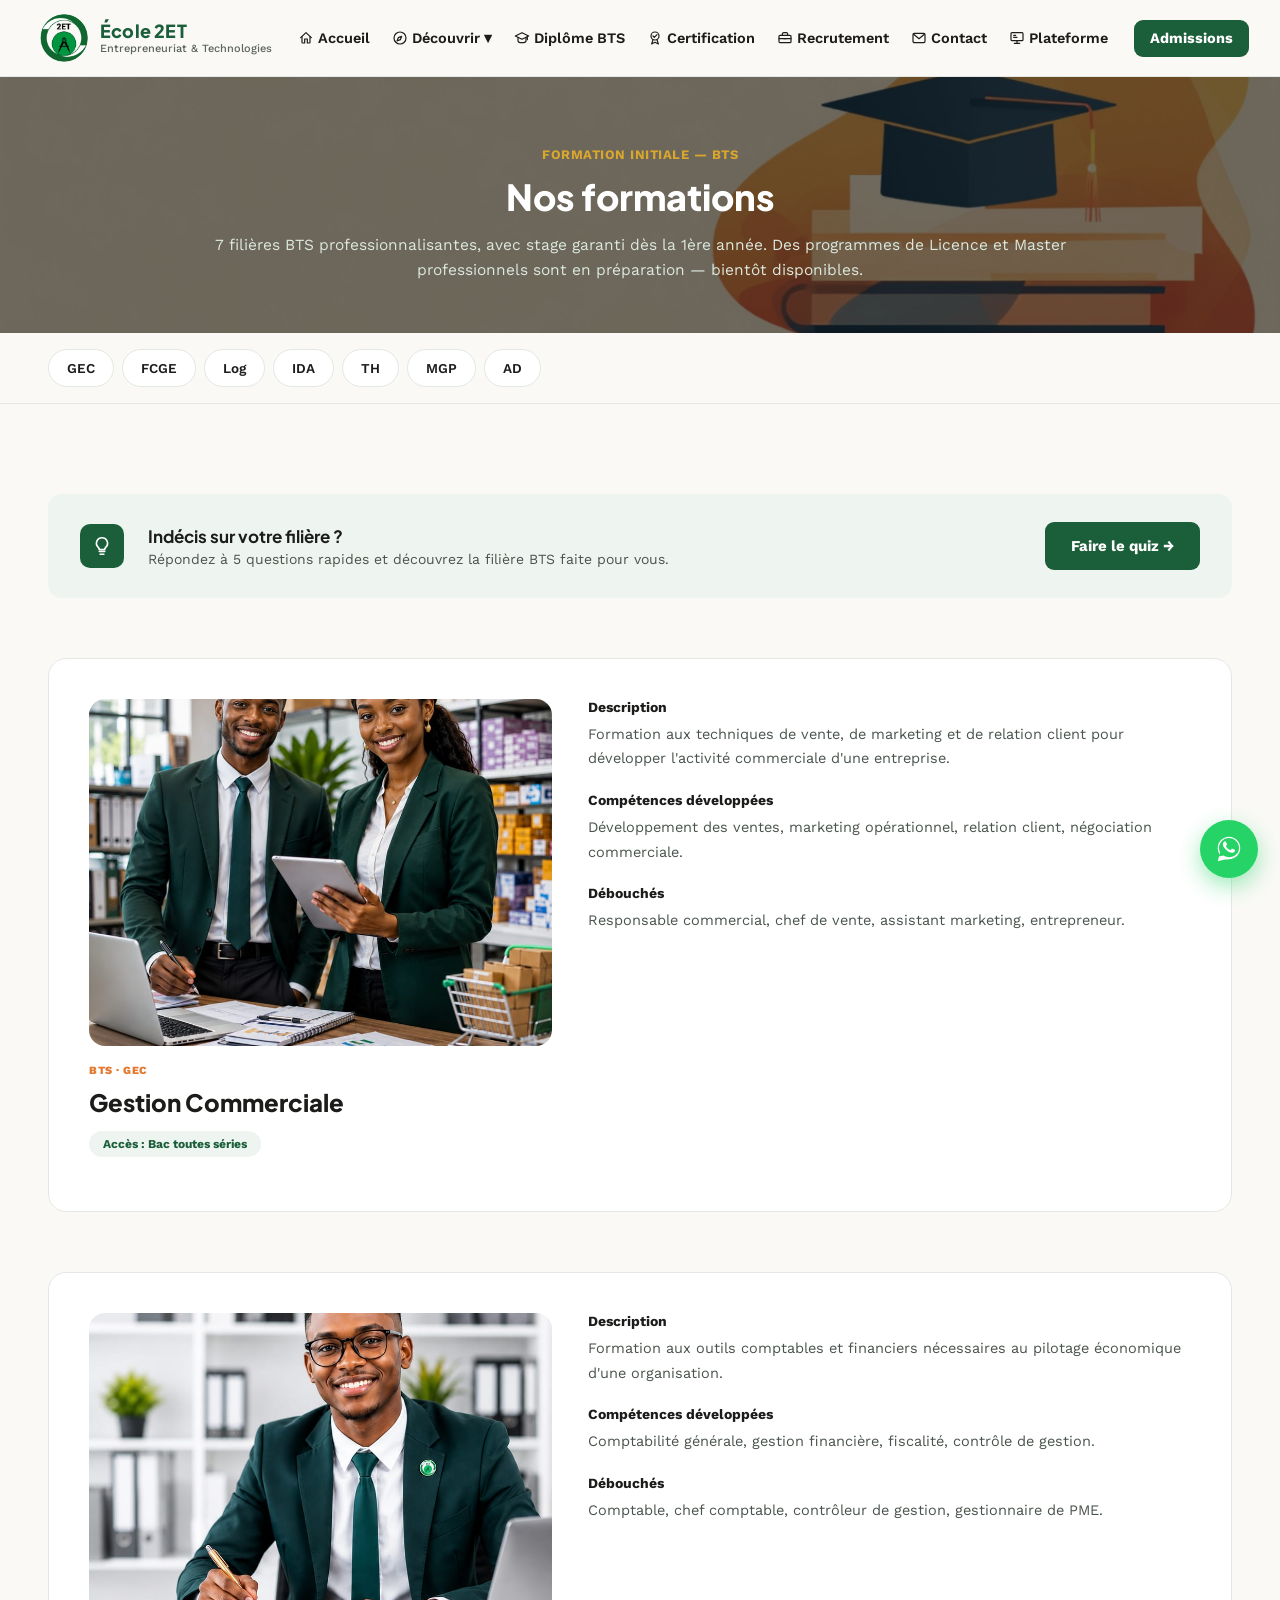
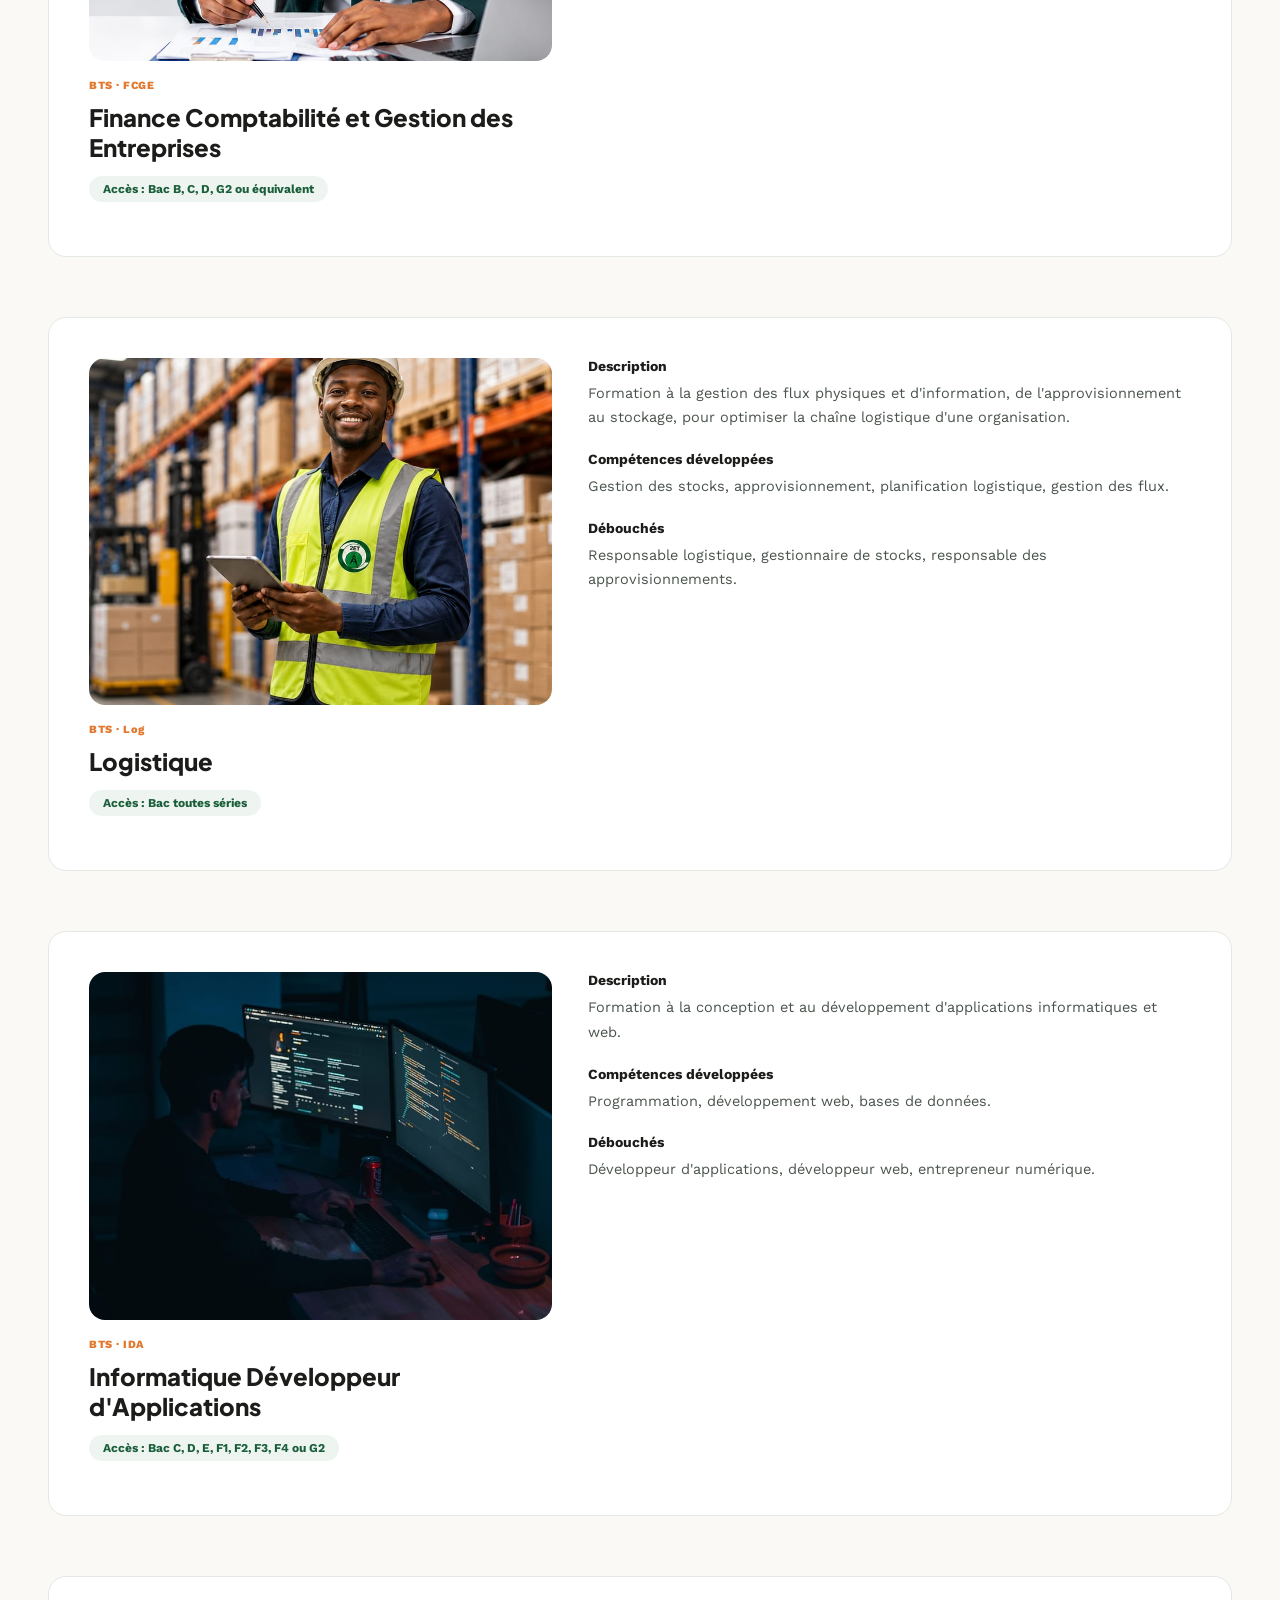
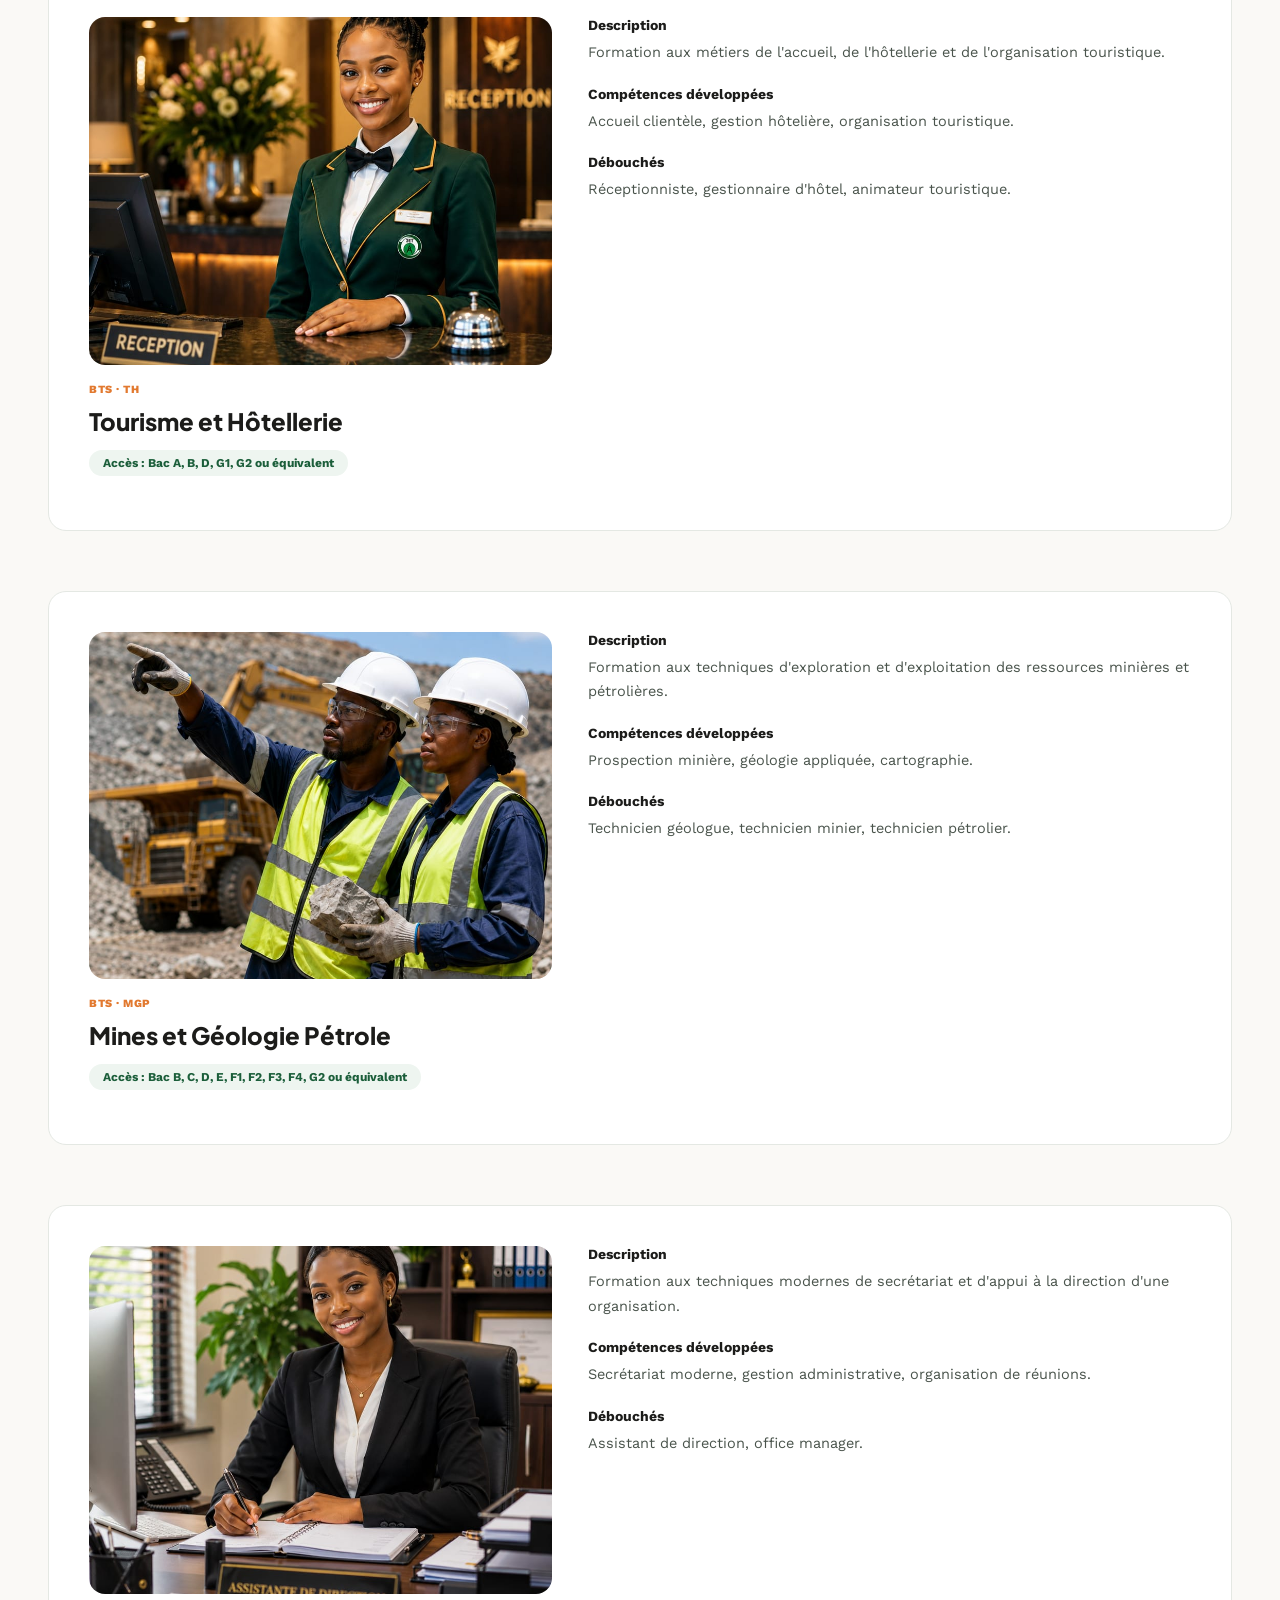
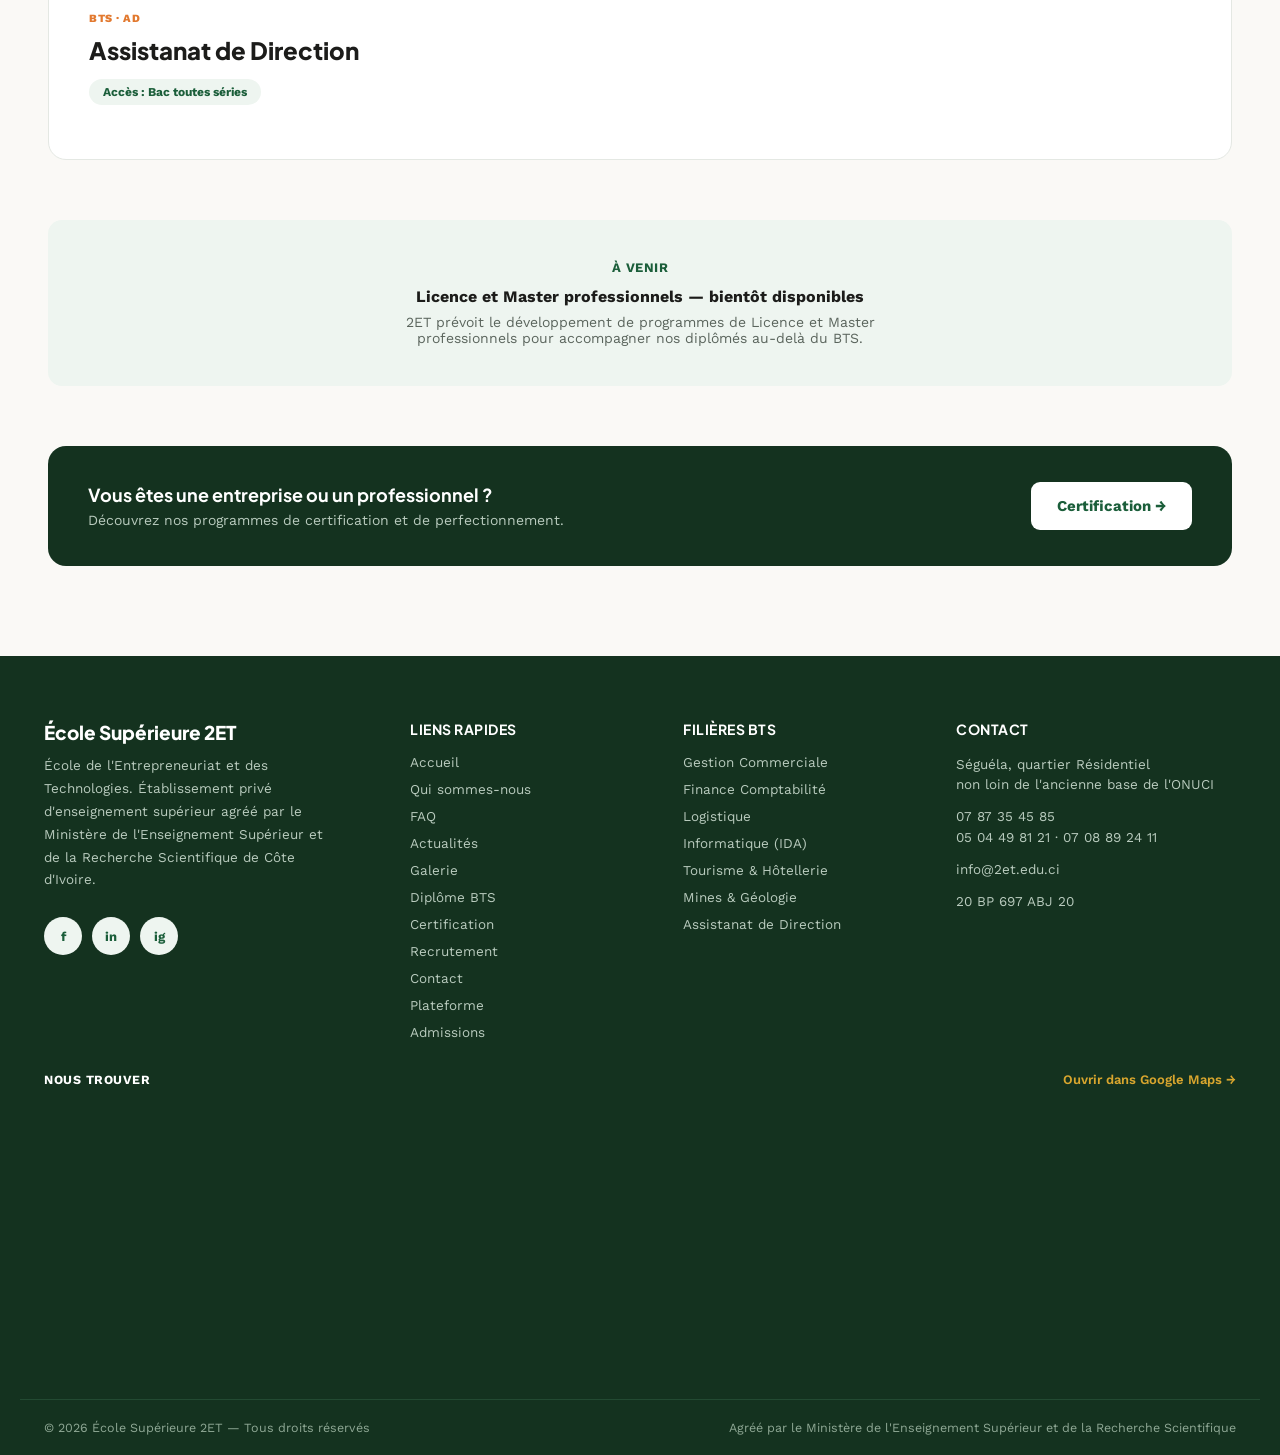
<file: formations.html>
<!DOCTYPE html>
<html lang="fr">
<head>
<meta charset="utf-8">
<meta name="viewport" content="width=device-width, initial-scale=1">
<title>Nos formations BTS — École Supérieure 2ET</title>
<meta name="description" content="7 filières BTS professionnalisantes à l'École Supérieure 2ET : Gestion Commerciale, Finance Comptabilité, Logistique, Informatique, Tourisme Hôtellerie, Mines Géologie Pétrole, Assistanat de Direction.">
<meta property="og:type" content="website">
<meta property="og:site_name" content="École Supérieure 2ET">
<meta property="og:locale" content="fr_FR">
<meta property="og:title" content="Nos formations BTS — École Supérieure 2ET">
<meta property="og:description" content="7 filières BTS professionnalisantes à l'École Supérieure 2ET : Gestion Commerciale, Finance Comptabilité, Logistique, Informatique, Tourisme Hôtellerie, Mines Géologie Pétrole, Assistanat de Direction.">
<meta property="og:image" content="https://2et.edu.ci/images/logo-2et.png">
<meta property="og:url" content="https://2et.edu.ci/formations.html">
<meta name="twitter:card" content="summary">
<meta name="twitter:title" content="Nos formations BTS — École Supérieure 2ET">
<meta name="twitter:description" content="7 filières BTS professionnalisantes à l'École Supérieure 2ET.">
<meta name="twitter:image" content="https://2et.edu.ci/images/logo-2et.png">
<link rel="icon" href="images/logo-2et.png">
<link rel="preconnect" href="https://fonts.googleapis.com">
<link href="https://fonts.googleapis.com/css2?family=Plus+Jakarta+Sans:wght@500;700;800&family=Work+Sans:wght@400;500;600&display=swap" rel="stylesheet">
<link rel="stylesheet" href="css/style.css">
<style>
  .prog-detail { display: grid; grid-template-columns: 1fr 1.3fr; gap: 36px; background: #fff; border: 1px solid var(--border); border-radius: 18px; padding: 40px; }
  .prog-detail .photo-frame { aspect-ratio: 4/3; margin-bottom: 18px; }
  @media (max-width: 900px) { .prog-detail { grid-template-columns: 1fr; } .chip-row { overflow-x: auto; } }
</style>
</head>
<body>

<header class="site-header">
  <div class="container">
    <a href="index.html" class="brand">
      <img src="images/logo-2et.png" alt="Logo École 2ET">
      <div><div class="brand-name">École 2ET</div><div class="brand-sub">Entrepreneuriat &amp; Technologies</div></div>
    </a>
    <nav class="site-nav">
      <a href="index.html"><svg class="nav-icon" viewBox="0 0 24 24" fill="none" stroke="currentColor" stroke-width="1.8" stroke-linecap="round" stroke-linejoin="round"><path d="M4 11.5 12 4l8 7.5"/><path d="M6 10v8.5a1 1 0 0 0 1 1h3v-6h4v6h3a1 1 0 0 0 1-1V10"/></svg>Accueil</a>
      <div class="nav-dropdown">
        <span class="nav-dropdown-toggle"><svg class="nav-icon" viewBox="0 0 24 24" fill="none" stroke="currentColor" stroke-width="1.8" stroke-linecap="round" stroke-linejoin="round"><circle cx="12" cy="12" r="9"/><path d="m14.5 9.5-2 5-5 2 2-5Z"/></svg>Découvrir <span>▾</span></span>
        <div class="nav-dropdown-menu">
          <a href="a-propos.html"><svg class="nav-icon" viewBox="0 0 24 24" fill="none" stroke="currentColor" stroke-width="1.8" stroke-linecap="round" stroke-linejoin="round"><circle cx="12" cy="12" r="9"/><line x1="12" y1="11" x2="12" y2="16"/><circle cx="12" cy="7.5" r="0.9" fill="currentColor" stroke="none"/></svg>Qui sommes-nous</a>
          <a href="faq.html"><svg class="nav-icon" viewBox="0 0 24 24" fill="none" stroke="currentColor" stroke-width="1.8" stroke-linecap="round" stroke-linejoin="round"><circle cx="12" cy="12" r="9"/><path d="M9.5 9.5a2.5 2.5 0 1 1 3.5 2.3c-.7.3-1 .9-1 1.7"/><circle cx="12" cy="17" r="0.9" fill="currentColor" stroke="none"/></svg>FAQ</a>
          <a href="actualites.html"><svg class="nav-icon" viewBox="0 0 24 24" fill="none" stroke="currentColor" stroke-width="1.8" stroke-linecap="round" stroke-linejoin="round"><rect x="3" y="5" width="14" height="15" rx="1"/><path d="M17 8h3a1 1 0 0 1 1 1v10a2 2 0 0 1-2 2H5"/><line x1="6.5" y1="9" x2="13.5" y2="9"/><line x1="6.5" y1="12.5" x2="13.5" y2="12.5"/><line x1="6.5" y1="16" x2="11" y2="16"/></svg>Actualités</a>
          <a href="galerie.html"><svg class="nav-icon" viewBox="0 0 24 24" fill="none" stroke="currentColor" stroke-width="1.8" stroke-linecap="round" stroke-linejoin="round"><rect x="3" y="3" width="14" height="14" rx="1.5"/><path d="m3 13 4-4 3 3 4-5 3 3.5"/><circle cx="7.5" cy="7.5" r="1.2" fill="currentColor" stroke="none"/><path d="M20 7v11a2 2 0 0 1-2 2H7"/></svg>Galerie</a>
          <a href="orientation.html"><svg class="nav-icon" viewBox="0 0 24 24" fill="none" stroke="currentColor" stroke-width="1.8" stroke-linecap="round" stroke-linejoin="round"><path d="M12 3a6 6 0 0 0-4 10.5c.6.6 1 1.4 1 2.5h6c0-1.1.4-1.9 1-2.5A6 6 0 0 0 12 3Z"/><path d="M9 18h6"/><path d="M10 21h4"/></svg>Quiz d'orientation</a>
        </div>
      </div>
      <a href="formations.html"><svg class="nav-icon" viewBox="0 0 24 24" fill="none" stroke="currentColor" stroke-width="1.8" stroke-linecap="round" stroke-linejoin="round"><path d="M2 9 12 4l10 5-10 5-10-5Z"/><path d="M6 11.5V16c0 1.5 2.5 3 6 3s6-1.5 6-3v-4.5"/><path d="M20 9v5.5"/></svg>Diplôme BTS</a>
      <a href="formation-continue.html"><svg class="nav-icon" viewBox="0 0 24 24" fill="none" stroke="currentColor" stroke-width="1.8" stroke-linecap="round" stroke-linejoin="round"><circle cx="12" cy="9" r="6"/><path d="m9 9 2 2 4-4"/><path d="M9 14.5 7 21l5-2.5L17 21l-2-6.5"/></svg>Certification</a>
      <a href="recrutement.html"><svg class="nav-icon" viewBox="0 0 24 24" fill="none" stroke="currentColor" stroke-width="1.8" stroke-linecap="round" stroke-linejoin="round"><rect x="3" y="8" width="18" height="11" rx="1.5"/><path d="M8 8V6a2 2 0 0 1 2-2h4a2 2 0 0 1 2 2v2"/><line x1="3" y1="13" x2="21" y2="13"/><line x1="10.5" y1="13" x2="13.5" y2="13"/></svg>Recrutement</a>
      <a href="contact.html"><svg class="nav-icon" viewBox="0 0 24 24" fill="none" stroke="currentColor" stroke-width="1.8" stroke-linecap="round" stroke-linejoin="round"><rect x="3" y="5" width="18" height="14" rx="2"/><path d="m4 6.5 8 6.5 8-6.5"/></svg>Contact</a>
      <a href="plateforme.html"><svg class="nav-icon" viewBox="0 0 24 24" fill="none" stroke="currentColor" stroke-width="1.8" stroke-linecap="round" stroke-linejoin="round"><rect x="3" y="4" width="18" height="12" rx="1.5"/><line x1="8" y1="20" x2="16" y2="20"/><line x1="12" y1="16" x2="12" y2="20"/><line x1="7" y1="8" x2="10" y2="8"/><line x1="7" y1="11" x2="12" y2="11"/></svg>Plateforme</a>
    </nav>
    <div class="site-cta"><a href="admissions.html" class="btn btn-green">Admissions</a></div>
    <button class="burger" aria-label="Menu"><span></span><span></span><span></span></button>
  </div>
  <div class="mobile-nav">
    <a href="index.html"><svg class="nav-icon" viewBox="0 0 24 24" fill="none" stroke="currentColor" stroke-width="1.8" stroke-linecap="round" stroke-linejoin="round"><path d="M4 11.5 12 4l8 7.5"/><path d="M6 10v8.5a1 1 0 0 0 1 1h3v-6h4v6h3a1 1 0 0 0 1-1V10"/></svg>Accueil</a>
    <a href="a-propos.html"><svg class="nav-icon" viewBox="0 0 24 24" fill="none" stroke="currentColor" stroke-width="1.8" stroke-linecap="round" stroke-linejoin="round"><circle cx="12" cy="12" r="9"/><line x1="12" y1="11" x2="12" y2="16"/><circle cx="12" cy="7.5" r="0.9" fill="currentColor" stroke="none"/></svg>Qui sommes-nous</a>
    <a href="faq.html"><svg class="nav-icon" viewBox="0 0 24 24" fill="none" stroke="currentColor" stroke-width="1.8" stroke-linecap="round" stroke-linejoin="round"><circle cx="12" cy="12" r="9"/><path d="M9.5 9.5a2.5 2.5 0 1 1 3.5 2.3c-.7.3-1 .9-1 1.7"/><circle cx="12" cy="17" r="0.9" fill="currentColor" stroke="none"/></svg>FAQ</a>
    <a href="actualites.html"><svg class="nav-icon" viewBox="0 0 24 24" fill="none" stroke="currentColor" stroke-width="1.8" stroke-linecap="round" stroke-linejoin="round"><rect x="3" y="5" width="14" height="15" rx="1"/><path d="M17 8h3a1 1 0 0 1 1 1v10a2 2 0 0 1-2 2H5"/><line x1="6.5" y1="9" x2="13.5" y2="9"/><line x1="6.5" y1="12.5" x2="13.5" y2="12.5"/><line x1="6.5" y1="16" x2="11" y2="16"/></svg>Actualités</a>
    <a href="galerie.html"><svg class="nav-icon" viewBox="0 0 24 24" fill="none" stroke="currentColor" stroke-width="1.8" stroke-linecap="round" stroke-linejoin="round"><rect x="3" y="3" width="14" height="14" rx="1.5"/><path d="m3 13 4-4 3 3 4-5 3 3.5"/><circle cx="7.5" cy="7.5" r="1.2" fill="currentColor" stroke="none"/><path d="M20 7v11a2 2 0 0 1-2 2H7"/></svg>Galerie</a>
    <a href="orientation.html"><svg class="nav-icon" viewBox="0 0 24 24" fill="none" stroke="currentColor" stroke-width="1.8" stroke-linecap="round" stroke-linejoin="round"><path d="M12 3a6 6 0 0 0-4 10.5c.6.6 1 1.4 1 2.5h6c0-1.1.4-1.9 1-2.5A6 6 0 0 0 12 3Z"/><path d="M9 18h6"/><path d="M10 21h4"/></svg>Quiz d'orientation</a>
    <a href="formations.html"><svg class="nav-icon" viewBox="0 0 24 24" fill="none" stroke="currentColor" stroke-width="1.8" stroke-linecap="round" stroke-linejoin="round"><path d="M2 9 12 4l10 5-10 5-10-5Z"/><path d="M6 11.5V16c0 1.5 2.5 3 6 3s6-1.5 6-3v-4.5"/><path d="M20 9v5.5"/></svg>Diplôme BTS</a>
    <a href="formation-continue.html"><svg class="nav-icon" viewBox="0 0 24 24" fill="none" stroke="currentColor" stroke-width="1.8" stroke-linecap="round" stroke-linejoin="round"><circle cx="12" cy="9" r="6"/><path d="m9 9 2 2 4-4"/><path d="M9 14.5 7 21l5-2.5L17 21l-2-6.5"/></svg>Certification</a>
    <a href="recrutement.html"><svg class="nav-icon" viewBox="0 0 24 24" fill="none" stroke="currentColor" stroke-width="1.8" stroke-linecap="round" stroke-linejoin="round"><rect x="3" y="8" width="18" height="11" rx="1.5"/><path d="M8 8V6a2 2 0 0 1 2-2h4a2 2 0 0 1 2 2v2"/><line x1="3" y1="13" x2="21" y2="13"/><line x1="10.5" y1="13" x2="13.5" y2="13"/></svg>Recrutement</a>
    <a href="contact.html"><svg class="nav-icon" viewBox="0 0 24 24" fill="none" stroke="currentColor" stroke-width="1.8" stroke-linecap="round" stroke-linejoin="round"><rect x="3" y="5" width="18" height="14" rx="2"/><path d="m4 6.5 8 6.5 8-6.5"/></svg>Contact</a>
    <a href="plateforme.html"><svg class="nav-icon" viewBox="0 0 24 24" fill="none" stroke="currentColor" stroke-width="1.8" stroke-linecap="round" stroke-linejoin="round"><rect x="3" y="4" width="18" height="12" rx="1.5"/><line x1="8" y1="20" x2="16" y2="20"/><line x1="12" y1="16" x2="12" y2="20"/><line x1="7" y1="8" x2="10" y2="8"/><line x1="7" y1="11" x2="12" y2="11"/></svg>Plateforme</a>
    <a href="admissions.html" class="btn btn-green">Admissions</a>
  </div>
</header>

<div class="page-hero" style="background-image:url('images/heroes/formations.jpg')">
  <div class="container">
    <div class="eyebrow eyebrow-light">Formation initiale — BTS</div>
    <h1>Nos formations</h1>
    <p>7 filières BTS professionnalisantes, avec stage garanti dès la 1ère année. Des programmes de Licence et Master professionnels sont en préparation — bientôt disponibles.</p>
  </div>
</div>

<div class="chip-row" style="position:sticky;top:72px;z-index:50;background:var(--bg);border-bottom:1px solid var(--border);padding:16px 24px">
  <div class="container" style="display:flex;gap:8px;flex-wrap:wrap">
    <a href="#gec" class="gallery-tab" style="text-decoration:none">GEC</a>
    <a href="#fcge" class="gallery-tab" style="text-decoration:none">FCGE</a>
    <a href="#log" class="gallery-tab" style="text-decoration:none">Log</a>
    <a href="#ida" class="gallery-tab" style="text-decoration:none">IDA</a>
    <a href="#th" class="gallery-tab" style="text-decoration:none">TH</a>
    <a href="#mgp" class="gallery-tab" style="text-decoration:none">MGP</a>
    <a href="#ad" class="gallery-tab" style="text-decoration:none">AD</a>
  </div>
</div>

<section class="section" style="display:flex;flex-direction:column;gap:60px">
  <div class="container" style="display:flex;flex-direction:column;gap:60px">

    <a href="orientation.html" class="card" style="display:flex;align-items:center;gap:24px;flex-wrap:wrap;text-decoration:none;padding:28px 32px;background:var(--green-light);border:none;transition:transform 0.2s ease">
      <div class="card-icon" style="margin:0;flex-shrink:0"><svg viewBox="0 0 24 24" fill="none" stroke="currentColor" stroke-width="1.8" stroke-linecap="round" stroke-linejoin="round"><path d="M12 3a6 6 0 0 0-4 10.5c.6.6 1 1.4 1 2.5h6c0-1.1.4-1.9 1-2.5A6 6 0 0 0 12 3Z"/><path d="M9 18h6"/><path d="M10 21h4"/></svg></div>
      <div style="flex:1;min-width:220px">
        <div style="font-family:var(--font-heading);font-weight:700;font-size:17px;color:var(--text);margin-bottom:4px">Indécis sur votre filière ?</div>
        <div style="font-size:14px;color:var(--text-secondary)">Répondez à 5 questions rapides et découvrez la filière BTS faite pour vous.</div>
      </div>
      <span class="btn btn-green" style="flex-shrink:0">Faire le quiz →</span>
    </a>

    <div id="gec" class="prog-detail" style="scroll-margin-top:150px">
      <div>
        <div class="photo-frame"><img src="images/programs/gec.jpg" alt="Filière Gestion Commerciale"></div>
        <div class="program-code" style="margin-bottom:10px">BTS · GEC</div>
        <h2 style="font-size:24px;margin:0 0 14px;line-height:1.25">Gestion Commerciale</h2>
        <div class="pill">Accès : Bac toutes séries</div>
      </div>
      <div style="display:flex;flex-direction:column;gap:20px">
        <div><div style="font-weight:700;font-size:14px;margin-bottom:8px">Description</div><div style="font-size:14.5px;line-height:1.7;color:var(--text-secondary)">Formation aux techniques de vente, de marketing et de relation client pour développer l'activité commerciale d'une entreprise.</div></div>
        <div><div style="font-weight:700;font-size:14px;margin-bottom:8px">Compétences développées</div><div style="font-size:14.5px;line-height:1.7;color:var(--text-secondary)">Développement des ventes, marketing opérationnel, relation client, négociation commerciale.</div></div>
        <div><div style="font-weight:700;font-size:14px;margin-bottom:8px">Débouchés</div><div style="font-size:14.5px;line-height:1.7;color:var(--text-secondary)">Responsable commercial, chef de vente, assistant marketing, entrepreneur.</div></div>
      </div>
    </div>

    <div id="fcge" class="prog-detail" style="scroll-margin-top:150px">
      <div>
        <div class="photo-frame"><img src="images/programs/fcge.jpg" alt="Filière Finance Comptabilité et Gestion des Entreprises"></div>
        <div class="program-code" style="margin-bottom:10px">BTS · FCGE</div>
        <h2 style="font-size:24px;margin:0 0 14px;line-height:1.25">Finance Comptabilité et Gestion des Entreprises</h2>
        <div class="pill">Accès : Bac B, C, D, G2 ou équivalent</div>
      </div>
      <div style="display:flex;flex-direction:column;gap:20px">
        <div><div style="font-weight:700;font-size:14px;margin-bottom:8px">Description</div><div style="font-size:14.5px;line-height:1.7;color:var(--text-secondary)">Formation aux outils comptables et financiers nécessaires au pilotage économique d'une organisation.</div></div>
        <div><div style="font-weight:700;font-size:14px;margin-bottom:8px">Compétences développées</div><div style="font-size:14.5px;line-height:1.7;color:var(--text-secondary)">Comptabilité générale, gestion financière, fiscalité, contrôle de gestion.</div></div>
        <div><div style="font-weight:700;font-size:14px;margin-bottom:8px">Débouchés</div><div style="font-size:14.5px;line-height:1.7;color:var(--text-secondary)">Comptable, chef comptable, contrôleur de gestion, gestionnaire de PME.</div></div>
      </div>
    </div>

    <div id="log" class="prog-detail" style="scroll-margin-top:150px">
      <div>
        <div class="photo-frame"><img src="images/programs/log.jpg" alt="Filière Logistique"></div>
        <div class="program-code" style="margin-bottom:10px">BTS · Log</div>
        <h2 style="font-size:24px;margin:0 0 14px;line-height:1.25">Logistique</h2>
        <div class="pill">Accès : Bac toutes séries</div>
      </div>
      <div style="display:flex;flex-direction:column;gap:20px">
        <div><div style="font-weight:700;font-size:14px;margin-bottom:8px">Description</div><div style="font-size:14.5px;line-height:1.7;color:var(--text-secondary)">Formation à la gestion des flux physiques et d'information, de l'approvisionnement au stockage, pour optimiser la chaîne logistique d'une organisation.</div></div>
        <div><div style="font-weight:700;font-size:14px;margin-bottom:8px">Compétences développées</div><div style="font-size:14.5px;line-height:1.7;color:var(--text-secondary)">Gestion des stocks, approvisionnement, planification logistique, gestion des flux.</div></div>
        <div><div style="font-weight:700;font-size:14px;margin-bottom:8px">Débouchés</div><div style="font-size:14.5px;line-height:1.7;color:var(--text-secondary)">Responsable logistique, gestionnaire de stocks, responsable des approvisionnements.</div></div>
      </div>
    </div>

    <div id="ida" class="prog-detail" style="scroll-margin-top:150px">
      <div>
        <div class="photo-frame"><img src="images/programs/ida.jpg" alt="Filière Informatique Développeur d'Applications"></div>
        <div class="program-code" style="margin-bottom:10px">BTS · IDA</div>
        <h2 style="font-size:24px;margin:0 0 14px;line-height:1.25">Informatique Développeur d'Applications</h2>
        <div class="pill">Accès : Bac C, D, E, F1, F2, F3, F4 ou G2</div>
      </div>
      <div style="display:flex;flex-direction:column;gap:20px">
        <div><div style="font-weight:700;font-size:14px;margin-bottom:8px">Description</div><div style="font-size:14.5px;line-height:1.7;color:var(--text-secondary)">Formation à la conception et au développement d'applications informatiques et web.</div></div>
        <div><div style="font-weight:700;font-size:14px;margin-bottom:8px">Compétences développées</div><div style="font-size:14.5px;line-height:1.7;color:var(--text-secondary)">Programmation, développement web, bases de données.</div></div>
        <div><div style="font-weight:700;font-size:14px;margin-bottom:8px">Débouchés</div><div style="font-size:14.5px;line-height:1.7;color:var(--text-secondary)">Développeur d'applications, développeur web, entrepreneur numérique.</div></div>
      </div>
    </div>

    <div id="th" class="prog-detail" style="scroll-margin-top:150px">
      <div>
        <div class="photo-frame"><img src="images/programs/th.jpg" alt="Filière Tourisme et Hôtellerie"></div>
        <div class="program-code" style="margin-bottom:10px">BTS · TH</div>
        <h2 style="font-size:24px;margin:0 0 14px;line-height:1.25">Tourisme et Hôtellerie</h2>
        <div class="pill">Accès : Bac A, B, D, G1, G2 ou équivalent</div>
      </div>
      <div style="display:flex;flex-direction:column;gap:20px">
        <div><div style="font-weight:700;font-size:14px;margin-bottom:8px">Description</div><div style="font-size:14.5px;line-height:1.7;color:var(--text-secondary)">Formation aux métiers de l'accueil, de l'hôtellerie et de l'organisation touristique.</div></div>
        <div><div style="font-weight:700;font-size:14px;margin-bottom:8px">Compétences développées</div><div style="font-size:14.5px;line-height:1.7;color:var(--text-secondary)">Accueil clientèle, gestion hôtelière, organisation touristique.</div></div>
        <div><div style="font-weight:700;font-size:14px;margin-bottom:8px">Débouchés</div><div style="font-size:14.5px;line-height:1.7;color:var(--text-secondary)">Réceptionniste, gestionnaire d'hôtel, animateur touristique.</div></div>
      </div>
    </div>

    <div id="mgp" class="prog-detail" style="scroll-margin-top:150px">
      <div>
        <div class="photo-frame"><img src="images/programs/mgp.jpg" alt="Filière Mines et Géologie Pétrole"></div>
        <div class="program-code" style="margin-bottom:10px">BTS · MGP</div>
        <h2 style="font-size:24px;margin:0 0 14px;line-height:1.25">Mines et Géologie Pétrole</h2>
        <div class="pill">Accès : Bac B, C, D, E, F1, F2, F3, F4, G2 ou équivalent</div>
      </div>
      <div style="display:flex;flex-direction:column;gap:20px">
        <div><div style="font-weight:700;font-size:14px;margin-bottom:8px">Description</div><div style="font-size:14.5px;line-height:1.7;color:var(--text-secondary)">Formation aux techniques d'exploration et d'exploitation des ressources minières et pétrolières.</div></div>
        <div><div style="font-weight:700;font-size:14px;margin-bottom:8px">Compétences développées</div><div style="font-size:14.5px;line-height:1.7;color:var(--text-secondary)">Prospection minière, géologie appliquée, cartographie.</div></div>
        <div><div style="font-weight:700;font-size:14px;margin-bottom:8px">Débouchés</div><div style="font-size:14.5px;line-height:1.7;color:var(--text-secondary)">Technicien géologue, technicien minier, technicien pétrolier.</div></div>
      </div>
    </div>

    <div id="ad" class="prog-detail" style="scroll-margin-top:150px">
      <div>
        <div class="photo-frame"><img src="images/programs/ad.jpg" alt="Filière Assistanat de Direction"></div>
        <div class="program-code" style="margin-bottom:10px">BTS · AD</div>
        <h2 style="font-size:24px;margin:0 0 14px;line-height:1.25">Assistanat de Direction</h2>
        <div class="pill">Accès : Bac toutes séries</div>
      </div>
      <div style="display:flex;flex-direction:column;gap:20px">
        <div><div style="font-weight:700;font-size:14px;margin-bottom:8px">Description</div><div style="font-size:14.5px;line-height:1.7;color:var(--text-secondary)">Formation aux techniques modernes de secrétariat et d'appui à la direction d'une organisation.</div></div>
        <div><div style="font-weight:700;font-size:14px;margin-bottom:8px">Compétences développées</div><div style="font-size:14.5px;line-height:1.7;color:var(--text-secondary)">Secrétariat moderne, gestion administrative, organisation de réunions.</div></div>
        <div><div style="font-weight:700;font-size:14px;margin-bottom:8px">Débouchés</div><div style="font-size:14.5px;line-height:1.7;color:var(--text-secondary)">Assistant de direction, office manager.</div></div>
      </div>
    </div>

    <div class="card" style="background:var(--green-light);border:none;padding:40px;text-align:center">
      <div class="eyebrow">À venir</div>
      <div style="font-size:16px;font-weight:700;margin-bottom:8px">Licence et Master professionnels — bientôt disponibles</div>
      <div style="font-size:14px;color:var(--text-muted);max-width:560px;margin:0 auto">2ET prévoit le développement de programmes de Licence et Master professionnels pour accompagner nos diplômés au-delà du BTS.</div>
    </div>

    <div class="cta-band" style="border-radius:18px;display:flex;justify-content:space-between;align-items:center;flex-wrap:wrap;gap:20px;text-align:left;padding:36px 40px">
      <div>
        <div style="font-family:var(--font-heading);font-weight:700;font-size:18px;color:#fff;margin-bottom:6px">Vous êtes une entreprise ou un professionnel ?</div>
        <div style="font-size:14px;color:var(--text-on-dark-muted)">Découvrez nos programmes de certification et de perfectionnement.</div>
      </div>
      <a href="formation-continue.html" class="btn btn-white">Certification →</a>
    </div>

  </div>
</section>

<footer class="site-footer">
  <div class="footer-grid">
    <div>
      <div class="footer-brand">École Supérieure 2ET</div>
      <div class="footer-desc">École de l'Entrepreneuriat et des Technologies. Établissement privé d'enseignement supérieur agréé par le Ministère de l'Enseignement Supérieur et de la Recherche Scientifique de Côte d'Ivoire.</div>
      <div class="socials"><a href="#" class="social-btn">f</a><a href="#" class="social-btn">in</a><a href="#" class="social-btn">ig</a></div>
    </div>
    <div>
      <div class="footer-heading">Liens rapides</div>
      <div class="footer-links">
        <a href="index.html">Accueil</a><a href="a-propos.html">Qui sommes-nous</a>
        <a href="faq.html">FAQ</a><a href="actualites.html">Actualités</a>
        <a href="galerie.html">Galerie</a><a href="formations.html">Diplôme BTS</a>
        <a href="formation-continue.html">Certification</a><a href="recrutement.html">Recrutement</a>
        <a href="contact.html">Contact</a><a href="plateforme.html">Plateforme</a><a href="admissions.html">Admissions</a>
      </div>
    </div>
    <div>
      <div class="footer-heading">Filières BTS</div>
      <div class="footer-links">
        <a href="formations.html#gec">Gestion Commerciale</a><a href="formations.html#fcge">Finance Comptabilité</a>
        <a href="formations.html#log">Logistique</a><a href="formations.html#ida">Informatique (IDA)</a>
        <a href="formations.html#th">Tourisme &amp; Hôtellerie</a><a href="formations.html#mgp">Mines &amp; Géologie</a>
        <a href="formations.html#ad">Assistanat de Direction</a>
      </div>
    </div>
    <div>
      <div class="footer-heading">Contact</div>
      <div class="footer-contact">
        <div>Séguéla, quartier Résidentiel<br>non loin de l'ancienne base de l'ONUCI</div>
        <div>07 87 35 45 85<br>05 04 49 81 21 · 07 08 89 24 11</div>
        <div>info@2et.edu.ci</div>
        <div>20 BP 697 ABJ 20</div>
      </div>
    </div>
  </div>
  <div class="footer-map">
    <div class="footer-map-label">
      <span>Nous trouver</span>
      <a href="https://maps.app.goo.gl/5AaPVNksDcJz46Dr9" target="_blank" rel="noopener">Ouvrir dans Google Maps →</a>
    </div>
    <iframe src="https://www.openstreetmap.org/export/embed.html?bbox=-6.691312%2C7.951421%2C-6.675312%2C7.963421&layer=mapnik&marker=7.957421%2C-6.683312" loading="lazy" referrerpolicy="no-referrer-when-downgrade" title="Localisation de l'École 2ET à Séguéla" allowfullscreen></iframe>
  </div>
  <div class="footer-bottom">
    <div>© <span id="year"></span> École Supérieure 2ET — Tous droits réservés</div>
    <div>Agréé par le Ministère de l'Enseignement Supérieur et de la Recherche Scientifique</div>
  </div>
</footer>

<script>document.getElementById('year').textContent = new Date().getFullYear();</script>
<script src="js/config.js"></script>
<script src="js/main.js"></script>
<script data-goatcounter="https://ecole2et.goatcounter.com/count" async src="//gc.zgo.at/count.js"></script>
</body>
</html>
</file>
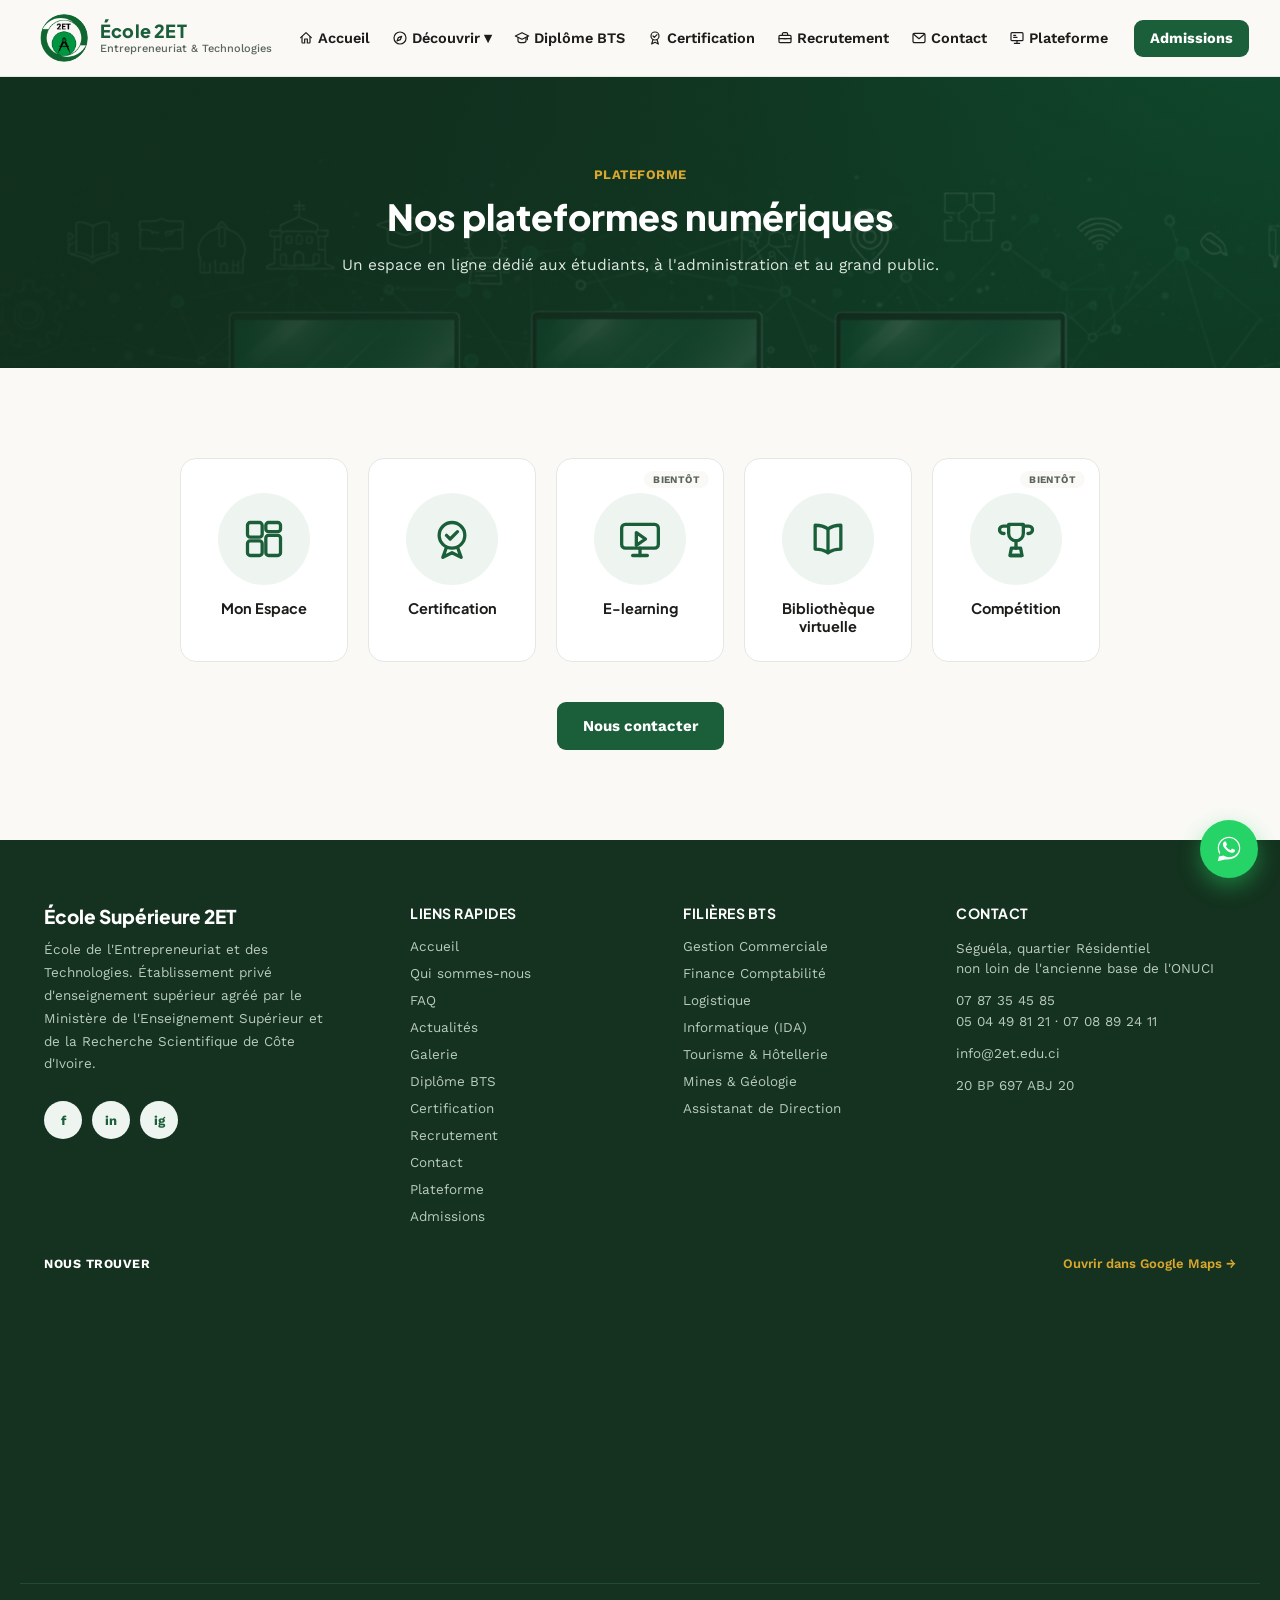
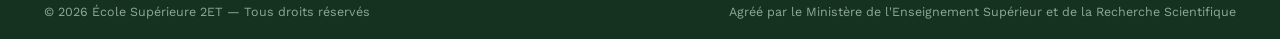
<file: plateforme.html>
<!DOCTYPE html>
<html lang="fr">
<head>
<meta charset="utf-8">
<meta name="viewport" content="width=device-width, initial-scale=1">
<title>Plateformes — École Supérieure 2ET</title>
<meta name="description" content="Les plateformes numériques de l'École Supérieure 2ET : espace étudiant, certification, e-learning, bibliothèque virtuelle et compétitions. Bientôt disponibles.">
<meta property="og:type" content="website">
<meta property="og:site_name" content="École Supérieure 2ET">
<meta property="og:locale" content="fr_FR">
<meta property="og:title" content="Plateformes — École Supérieure 2ET">
<meta property="og:description" content="Les plateformes numériques de l'École Supérieure 2ET : espace étudiant, certification, e-learning, bibliothèque virtuelle et compétitions.">
<meta property="og:image" content="https://2et.edu.ci/images/logo-2et.png">
<meta property="og:url" content="https://2et.edu.ci/plateforme.html">
<meta name="twitter:card" content="summary">
<meta name="twitter:title" content="Plateformes — École Supérieure 2ET">
<meta name="twitter:description" content="Les plateformes numériques de l'École Supérieure 2ET : espace étudiant, certification, e-learning, bibliothèque virtuelle et compétitions.">
<meta name="twitter:image" content="https://2et.edu.ci/images/logo-2et.png">
<link rel="icon" href="images/logo-2et.png">
<link rel="preconnect" href="https://fonts.googleapis.com">
<link href="https://fonts.googleapis.com/css2?family=Plus+Jakarta+Sans:wght@500;700;800&family=Work+Sans:wght@400;500;600&display=swap" rel="stylesheet">
<link rel="stylesheet" href="css/style.css">
</head>
<body>

<header class="site-header">
  <div class="container">
    <a href="index.html" class="brand">
      <img src="images/logo-2et.png" alt="Logo École 2ET">
      <div><div class="brand-name">École 2ET</div><div class="brand-sub">Entrepreneuriat &amp; Technologies</div></div>
    </a>
    <nav class="site-nav">
      <a href="index.html"><svg class="nav-icon" viewBox="0 0 24 24" fill="none" stroke="currentColor" stroke-width="1.8" stroke-linecap="round" stroke-linejoin="round"><path d="M4 11.5 12 4l8 7.5"/><path d="M6 10v8.5a1 1 0 0 0 1 1h3v-6h4v6h3a1 1 0 0 0 1-1V10"/></svg>Accueil</a>
      <div class="nav-dropdown">
        <span class="nav-dropdown-toggle"><svg class="nav-icon" viewBox="0 0 24 24" fill="none" stroke="currentColor" stroke-width="1.8" stroke-linecap="round" stroke-linejoin="round"><circle cx="12" cy="12" r="9"/><path d="m14.5 9.5-2 5-5 2 2-5Z"/></svg>Découvrir <span>▾</span></span>
        <div class="nav-dropdown-menu">
          <a href="a-propos.html"><svg class="nav-icon" viewBox="0 0 24 24" fill="none" stroke="currentColor" stroke-width="1.8" stroke-linecap="round" stroke-linejoin="round"><circle cx="12" cy="12" r="9"/><line x1="12" y1="11" x2="12" y2="16"/><circle cx="12" cy="7.5" r="0.9" fill="currentColor" stroke="none"/></svg>Qui sommes-nous</a>
          <a href="faq.html"><svg class="nav-icon" viewBox="0 0 24 24" fill="none" stroke="currentColor" stroke-width="1.8" stroke-linecap="round" stroke-linejoin="round"><circle cx="12" cy="12" r="9"/><path d="M9.5 9.5a2.5 2.5 0 1 1 3.5 2.3c-.7.3-1 .9-1 1.7"/><circle cx="12" cy="17" r="0.9" fill="currentColor" stroke="none"/></svg>FAQ</a>
          <a href="actualites.html"><svg class="nav-icon" viewBox="0 0 24 24" fill="none" stroke="currentColor" stroke-width="1.8" stroke-linecap="round" stroke-linejoin="round"><rect x="3" y="5" width="14" height="15" rx="1"/><path d="M17 8h3a1 1 0 0 1 1 1v10a2 2 0 0 1-2 2H5"/><line x1="6.5" y1="9" x2="13.5" y2="9"/><line x1="6.5" y1="12.5" x2="13.5" y2="12.5"/><line x1="6.5" y1="16" x2="11" y2="16"/></svg>Actualités</a>
          <a href="galerie.html"><svg class="nav-icon" viewBox="0 0 24 24" fill="none" stroke="currentColor" stroke-width="1.8" stroke-linecap="round" stroke-linejoin="round"><rect x="3" y="3" width="14" height="14" rx="1.5"/><path d="m3 13 4-4 3 3 4-5 3 3.5"/><circle cx="7.5" cy="7.5" r="1.2" fill="currentColor" stroke="none"/><path d="M20 7v11a2 2 0 0 1-2 2H7"/></svg>Galerie</a>
          <a href="orientation.html"><svg class="nav-icon" viewBox="0 0 24 24" fill="none" stroke="currentColor" stroke-width="1.8" stroke-linecap="round" stroke-linejoin="round"><path d="M12 3a6 6 0 0 0-4 10.5c.6.6 1 1.4 1 2.5h6c0-1.1.4-1.9 1-2.5A6 6 0 0 0 12 3Z"/><path d="M9 18h6"/><path d="M10 21h4"/></svg>Quiz d'orientation</a>
        </div>
      </div>
      <a href="formations.html"><svg class="nav-icon" viewBox="0 0 24 24" fill="none" stroke="currentColor" stroke-width="1.8" stroke-linecap="round" stroke-linejoin="round"><path d="M2 9 12 4l10 5-10 5-10-5Z"/><path d="M6 11.5V16c0 1.5 2.5 3 6 3s6-1.5 6-3v-4.5"/><path d="M20 9v5.5"/></svg>Diplôme BTS</a>
      <a href="formation-continue.html"><svg class="nav-icon" viewBox="0 0 24 24" fill="none" stroke="currentColor" stroke-width="1.8" stroke-linecap="round" stroke-linejoin="round"><circle cx="12" cy="9" r="6"/><path d="m9 9 2 2 4-4"/><path d="M9 14.5 7 21l5-2.5L17 21l-2-6.5"/></svg>Certification</a>
      <a href="recrutement.html"><svg class="nav-icon" viewBox="0 0 24 24" fill="none" stroke="currentColor" stroke-width="1.8" stroke-linecap="round" stroke-linejoin="round"><rect x="3" y="8" width="18" height="11" rx="1.5"/><path d="M8 8V6a2 2 0 0 1 2-2h4a2 2 0 0 1 2 2v2"/><line x1="3" y1="13" x2="21" y2="13"/><line x1="10.5" y1="13" x2="13.5" y2="13"/></svg>Recrutement</a>
      <a href="contact.html"><svg class="nav-icon" viewBox="0 0 24 24" fill="none" stroke="currentColor" stroke-width="1.8" stroke-linecap="round" stroke-linejoin="round"><rect x="3" y="5" width="18" height="14" rx="2"/><path d="m4 6.5 8 6.5 8-6.5"/></svg>Contact</a>
      <a href="plateforme.html"><svg class="nav-icon" viewBox="0 0 24 24" fill="none" stroke="currentColor" stroke-width="1.8" stroke-linecap="round" stroke-linejoin="round"><rect x="3" y="4" width="18" height="12" rx="1.5"/><line x1="8" y1="20" x2="16" y2="20"/><line x1="12" y1="16" x2="12" y2="20"/><line x1="7" y1="8" x2="10" y2="8"/><line x1="7" y1="11" x2="12" y2="11"/></svg>Plateforme</a>
    </nav>
    <div class="site-cta"><a href="admissions.html" class="btn btn-green">Admissions</a></div>
    <button class="burger" aria-label="Menu"><span></span><span></span><span></span></button>
  </div>
  <div class="mobile-nav">
    <a href="index.html"><svg class="nav-icon" viewBox="0 0 24 24" fill="none" stroke="currentColor" stroke-width="1.8" stroke-linecap="round" stroke-linejoin="round"><path d="M4 11.5 12 4l8 7.5"/><path d="M6 10v8.5a1 1 0 0 0 1 1h3v-6h4v6h3a1 1 0 0 0 1-1V10"/></svg>Accueil</a>
    <a href="a-propos.html"><svg class="nav-icon" viewBox="0 0 24 24" fill="none" stroke="currentColor" stroke-width="1.8" stroke-linecap="round" stroke-linejoin="round"><circle cx="12" cy="12" r="9"/><line x1="12" y1="11" x2="12" y2="16"/><circle cx="12" cy="7.5" r="0.9" fill="currentColor" stroke="none"/></svg>Qui sommes-nous</a>
    <a href="faq.html"><svg class="nav-icon" viewBox="0 0 24 24" fill="none" stroke="currentColor" stroke-width="1.8" stroke-linecap="round" stroke-linejoin="round"><circle cx="12" cy="12" r="9"/><path d="M9.5 9.5a2.5 2.5 0 1 1 3.5 2.3c-.7.3-1 .9-1 1.7"/><circle cx="12" cy="17" r="0.9" fill="currentColor" stroke="none"/></svg>FAQ</a>
    <a href="actualites.html"><svg class="nav-icon" viewBox="0 0 24 24" fill="none" stroke="currentColor" stroke-width="1.8" stroke-linecap="round" stroke-linejoin="round"><rect x="3" y="5" width="14" height="15" rx="1"/><path d="M17 8h3a1 1 0 0 1 1 1v10a2 2 0 0 1-2 2H5"/><line x1="6.5" y1="9" x2="13.5" y2="9"/><line x1="6.5" y1="12.5" x2="13.5" y2="12.5"/><line x1="6.5" y1="16" x2="11" y2="16"/></svg>Actualités</a>
    <a href="galerie.html"><svg class="nav-icon" viewBox="0 0 24 24" fill="none" stroke="currentColor" stroke-width="1.8" stroke-linecap="round" stroke-linejoin="round"><rect x="3" y="3" width="14" height="14" rx="1.5"/><path d="m3 13 4-4 3 3 4-5 3 3.5"/><circle cx="7.5" cy="7.5" r="1.2" fill="currentColor" stroke="none"/><path d="M20 7v11a2 2 0 0 1-2 2H7"/></svg>Galerie</a>
    <a href="orientation.html"><svg class="nav-icon" viewBox="0 0 24 24" fill="none" stroke="currentColor" stroke-width="1.8" stroke-linecap="round" stroke-linejoin="round"><path d="M12 3a6 6 0 0 0-4 10.5c.6.6 1 1.4 1 2.5h6c0-1.1.4-1.9 1-2.5A6 6 0 0 0 12 3Z"/><path d="M9 18h6"/><path d="M10 21h4"/></svg>Quiz d'orientation</a>
    <a href="formations.html"><svg class="nav-icon" viewBox="0 0 24 24" fill="none" stroke="currentColor" stroke-width="1.8" stroke-linecap="round" stroke-linejoin="round"><path d="M2 9 12 4l10 5-10 5-10-5Z"/><path d="M6 11.5V16c0 1.5 2.5 3 6 3s6-1.5 6-3v-4.5"/><path d="M20 9v5.5"/></svg>Diplôme BTS</a>
    <a href="formation-continue.html"><svg class="nav-icon" viewBox="0 0 24 24" fill="none" stroke="currentColor" stroke-width="1.8" stroke-linecap="round" stroke-linejoin="round"><circle cx="12" cy="9" r="6"/><path d="m9 9 2 2 4-4"/><path d="M9 14.5 7 21l5-2.5L17 21l-2-6.5"/></svg>Certification</a>
    <a href="recrutement.html"><svg class="nav-icon" viewBox="0 0 24 24" fill="none" stroke="currentColor" stroke-width="1.8" stroke-linecap="round" stroke-linejoin="round"><rect x="3" y="8" width="18" height="11" rx="1.5"/><path d="M8 8V6a2 2 0 0 1 2-2h4a2 2 0 0 1 2 2v2"/><line x1="3" y1="13" x2="21" y2="13"/><line x1="10.5" y1="13" x2="13.5" y2="13"/></svg>Recrutement</a>
    <a href="contact.html"><svg class="nav-icon" viewBox="0 0 24 24" fill="none" stroke="currentColor" stroke-width="1.8" stroke-linecap="round" stroke-linejoin="round"><rect x="3" y="5" width="18" height="14" rx="2"/><path d="m4 6.5 8 6.5 8-6.5"/></svg>Contact</a>
    <a href="plateforme.html"><svg class="nav-icon" viewBox="0 0 24 24" fill="none" stroke="currentColor" stroke-width="1.8" stroke-linecap="round" stroke-linejoin="round"><rect x="3" y="4" width="18" height="12" rx="1.5"/><line x1="8" y1="20" x2="16" y2="20"/><line x1="12" y1="16" x2="12" y2="20"/><line x1="7" y1="8" x2="10" y2="8"/><line x1="7" y1="11" x2="12" y2="11"/></svg>Plateforme</a>
    <a href="admissions.html" class="btn btn-green">Admissions</a>
  </div>
</header>

<div class="platform-hero">
  <div class="container">
    <div class="eyebrow eyebrow-light">Plateforme</div>
    <h1>Nos plateformes numériques</h1>
    <p>Un espace en ligne dédié aux étudiants, à l'administration et au grand public.</p>
  </div>
</div>

<section class="section">
  <div class="container" style="text-align:center">
    <div class="platform-grid" style="max-width:920px;margin:0 auto 40px">
      <a href="https://smartschoolflow.com" target="_blank" rel="noopener" class="platform-card">
        <div class="platform-card-icon"><svg viewBox="0 0 24 24" fill="none" stroke="currentColor" stroke-width="1.8" stroke-linecap="round" stroke-linejoin="round"><rect x="3" y="3" width="8" height="8" rx="1.5"/><rect x="13" y="3" width="8" height="5" rx="1.5"/><rect x="13" y="10" width="8" height="11" rx="1.5"/><rect x="3" y="13" width="8" height="8" rx="1.5"/></svg></div>
        <div class="platform-card-label">Mon Espace</div>
      </a>
      <a href="formation-continue.html" class="platform-card">
        <div class="platform-card-icon"><svg viewBox="0 0 24 24" fill="none" stroke="currentColor" stroke-width="1.8" stroke-linecap="round" stroke-linejoin="round"><circle cx="12" cy="10" r="7"/><path d="m9 10 2 2 4-4"/><path d="M9 16.5 7 22l5-2.5L17 22l-2-5.5"/></svg></div>
        <div class="platform-card-label">Certification</div>
      </a>
      <div class="platform-card is-disabled">
        <span class="social-follow-badge">Bientôt</span>
        <div class="platform-card-icon"><svg viewBox="0 0 24 24" fill="none" stroke="currentColor" stroke-width="1.8" stroke-linecap="round" stroke-linejoin="round"><rect x="2" y="4" width="20" height="13" rx="2"/><path d="m10 8.5 5 3.5-5 3.5v-7Z"/><line x1="8" y1="21" x2="16" y2="21"/><line x1="12" y1="17" x2="12" y2="21"/></svg></div>
        <div class="platform-card-label">E-learning</div>
      </div>
      <a href="https://biblio.uvci.edu.ci/" target="_blank" rel="noopener" class="platform-card">
        <div class="platform-card-icon"><svg viewBox="0 0 24 24" fill="none" stroke="currentColor" stroke-width="1.8" stroke-linecap="round" stroke-linejoin="round"><path d="M12 6.5c-1.8-1.3-4.2-2-7-2v13c2.8 0 5.2.7 7 2 1.8-1.3 4.2-2 7-2v-13c-2.8 0-5.2.7-7 2Z"/><line x1="12" y1="6.5" x2="12" y2="19.5"/></svg></div>
        <div class="platform-card-label">Bibliothèque virtuelle</div>
      </a>
      <div class="platform-card is-disabled">
        <span class="social-follow-badge">Bientôt</span>
        <div class="platform-card-icon"><svg viewBox="0 0 24 24" fill="none" stroke="currentColor" stroke-width="1.8" stroke-linecap="round" stroke-linejoin="round"><path d="M8 4h8v5a4 4 0 0 1-8 0V4Z"/><path d="M8 5H5a2 2 0 0 0 0 4h.5"/><path d="M16 5h3a2 2 0 0 1 0 4h-.5"/><line x1="12" y1="13" x2="12" y2="17"/><path d="M9 21h6"/><path d="M9.5 17h5l0.8 4h-6.6l0.8-4Z"/></svg></div>
        <div class="platform-card-label">Compétition</div>
      </div>
    </div>
    <a href="contact.html" class="btn btn-green">Nous contacter</a>
  </div>
</section>

<footer class="site-footer">
  <div class="footer-grid">
    <div>
      <div class="footer-brand">École Supérieure 2ET</div>
      <div class="footer-desc">École de l'Entrepreneuriat et des Technologies. Établissement privé d'enseignement supérieur agréé par le Ministère de l'Enseignement Supérieur et de la Recherche Scientifique de Côte d'Ivoire.</div>
      <div class="socials"><a href="#" class="social-btn">f</a><a href="#" class="social-btn">in</a><a href="#" class="social-btn">ig</a></div>
    </div>
    <div>
      <div class="footer-heading">Liens rapides</div>
      <div class="footer-links">
        <a href="index.html">Accueil</a><a href="a-propos.html">Qui sommes-nous</a>
        <a href="faq.html">FAQ</a><a href="actualites.html">Actualités</a>
        <a href="galerie.html">Galerie</a><a href="formations.html">Diplôme BTS</a>
        <a href="formation-continue.html">Certification</a><a href="recrutement.html">Recrutement</a>
        <a href="contact.html">Contact</a><a href="plateforme.html">Plateforme</a><a href="admissions.html">Admissions</a>
      </div>
    </div>
    <div>
      <div class="footer-heading">Filières BTS</div>
      <div class="footer-links">
        <a href="formations.html#gec">Gestion Commerciale</a><a href="formations.html#fcge">Finance Comptabilité</a>
        <a href="formations.html#log">Logistique</a><a href="formations.html#ida">Informatique (IDA)</a>
        <a href="formations.html#th">Tourisme &amp; Hôtellerie</a><a href="formations.html#mgp">Mines &amp; Géologie</a>
        <a href="formations.html#ad">Assistanat de Direction</a>
      </div>
    </div>
    <div>
      <div class="footer-heading">Contact</div>
      <div class="footer-contact">
        <div>Séguéla, quartier Résidentiel<br>non loin de l'ancienne base de l'ONUCI</div>
        <div>07 87 35 45 85<br>05 04 49 81 21 · 07 08 89 24 11</div>
        <div>info@2et.edu.ci</div>
        <div>20 BP 697 ABJ 20</div>
      </div>
    </div>
  </div>
  <div class="footer-map">
    <div class="footer-map-label">
      <span>Nous trouver</span>
      <a href="https://maps.app.goo.gl/5AaPVNksDcJz46Dr9" target="_blank" rel="noopener">Ouvrir dans Google Maps →</a>
    </div>
    <iframe src="https://www.openstreetmap.org/export/embed.html?bbox=-6.691312%2C7.951421%2C-6.675312%2C7.963421&layer=mapnik&marker=7.957421%2C-6.683312" loading="lazy" referrerpolicy="no-referrer-when-downgrade" title="Localisation de l'École 2ET à Séguéla" allowfullscreen></iframe>
  </div>
  <div class="footer-bottom">
    <div>© <span id="year"></span> École Supérieure 2ET — Tous droits réservés</div>
    <div>Agréé par le Ministère de l'Enseignement Supérieur et de la Recherche Scientifique</div>
  </div>
</footer>

<script>document.getElementById('year').textContent = new Date().getFullYear();</script>
<script src="js/config.js"></script>
<script src="js/main.js"></script>
<script data-goatcounter="https://ecole2et.goatcounter.com/count" async src="//gc.zgo.at/count.js"></script>
</body>
</html>
</file>
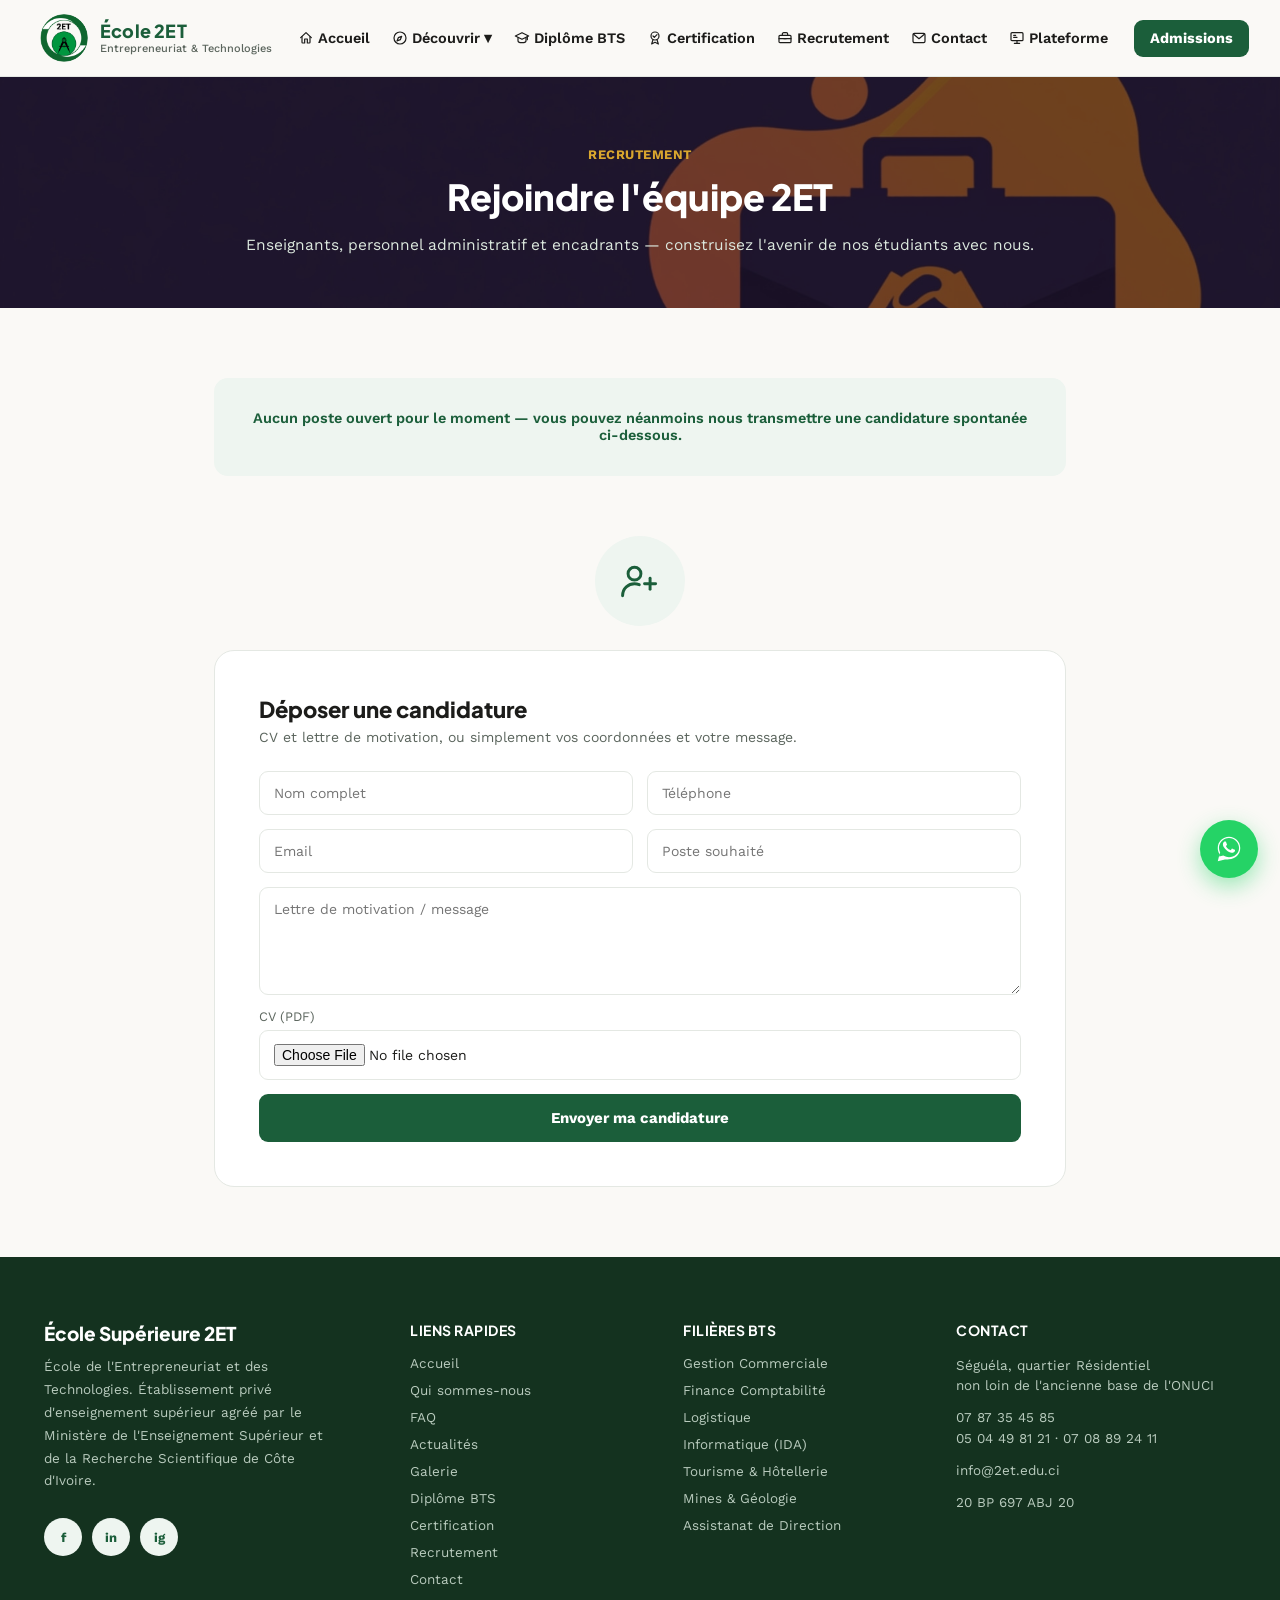
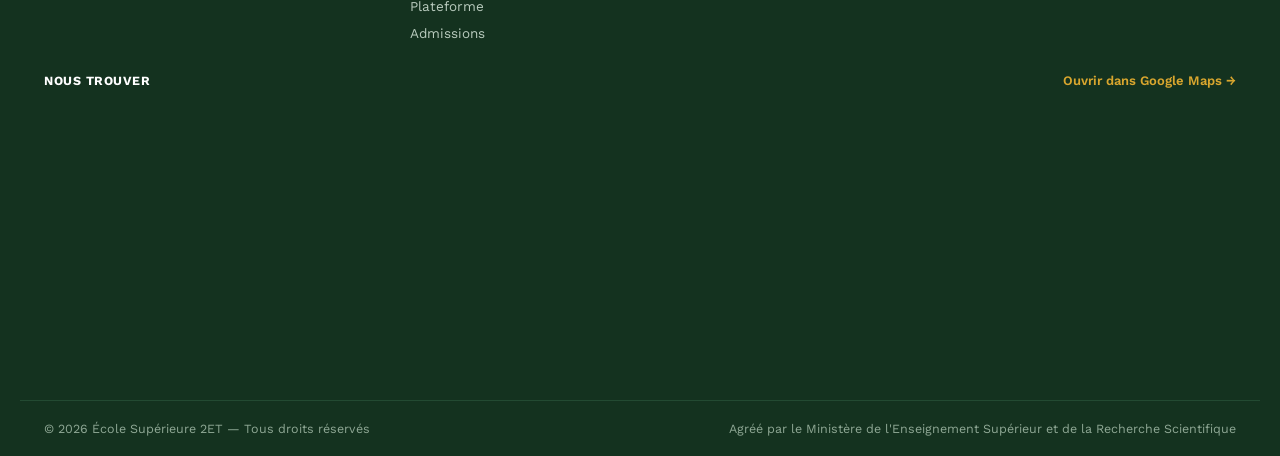
<file: recrutement.html>
<!DOCTYPE html>
<html lang="fr">
<head>
<meta charset="utf-8">
<meta name="viewport" content="width=device-width, initial-scale=1">
<title>Recrutement — École Supérieure 2ET</title>
<meta name="description" content="Rejoindre l'équipe de l'École Supérieure 2ET : postes ouverts et dépôt de candidature.">
<meta property="og:type" content="website">
<meta property="og:site_name" content="École Supérieure 2ET">
<meta property="og:locale" content="fr_FR">
<meta property="og:title" content="Recrutement — École Supérieure 2ET">
<meta property="og:description" content="Rejoindre l'équipe de l'École Supérieure 2ET : postes ouverts et dépôt de candidature.">
<meta property="og:image" content="https://2et.edu.ci/images/logo-2et.png">
<meta property="og:url" content="https://2et.edu.ci/recrutement.html">
<meta name="twitter:card" content="summary">
<meta name="twitter:title" content="Recrutement — École Supérieure 2ET">
<meta name="twitter:description" content="Rejoindre l'équipe de l'École Supérieure 2ET : postes ouverts et dépôt de candidature.">
<meta name="twitter:image" content="https://2et.edu.ci/images/logo-2et.png">
<link rel="icon" href="images/logo-2et.png">
<link rel="preconnect" href="https://fonts.googleapis.com">
<link href="https://fonts.googleapis.com/css2?family=Plus+Jakarta+Sans:wght@500;700;800&family=Work+Sans:wght@400;500;600&display=swap" rel="stylesheet">
<link rel="stylesheet" href="css/style.css">
</head>
<body>

<header class="site-header">
  <div class="container">
    <a href="index.html" class="brand">
      <img src="images/logo-2et.png" alt="Logo École 2ET">
      <div><div class="brand-name">École 2ET</div><div class="brand-sub">Entrepreneuriat &amp; Technologies</div></div>
    </a>
    <nav class="site-nav">
      <a href="index.html"><svg class="nav-icon" viewBox="0 0 24 24" fill="none" stroke="currentColor" stroke-width="1.8" stroke-linecap="round" stroke-linejoin="round"><path d="M4 11.5 12 4l8 7.5"/><path d="M6 10v8.5a1 1 0 0 0 1 1h3v-6h4v6h3a1 1 0 0 0 1-1V10"/></svg>Accueil</a>
      <div class="nav-dropdown">
        <span class="nav-dropdown-toggle"><svg class="nav-icon" viewBox="0 0 24 24" fill="none" stroke="currentColor" stroke-width="1.8" stroke-linecap="round" stroke-linejoin="round"><circle cx="12" cy="12" r="9"/><path d="m14.5 9.5-2 5-5 2 2-5Z"/></svg>Découvrir <span>▾</span></span>
        <div class="nav-dropdown-menu">
          <a href="a-propos.html"><svg class="nav-icon" viewBox="0 0 24 24" fill="none" stroke="currentColor" stroke-width="1.8" stroke-linecap="round" stroke-linejoin="round"><circle cx="12" cy="12" r="9"/><line x1="12" y1="11" x2="12" y2="16"/><circle cx="12" cy="7.5" r="0.9" fill="currentColor" stroke="none"/></svg>Qui sommes-nous</a>
          <a href="faq.html"><svg class="nav-icon" viewBox="0 0 24 24" fill="none" stroke="currentColor" stroke-width="1.8" stroke-linecap="round" stroke-linejoin="round"><circle cx="12" cy="12" r="9"/><path d="M9.5 9.5a2.5 2.5 0 1 1 3.5 2.3c-.7.3-1 .9-1 1.7"/><circle cx="12" cy="17" r="0.9" fill="currentColor" stroke="none"/></svg>FAQ</a>
          <a href="actualites.html"><svg class="nav-icon" viewBox="0 0 24 24" fill="none" stroke="currentColor" stroke-width="1.8" stroke-linecap="round" stroke-linejoin="round"><rect x="3" y="5" width="14" height="15" rx="1"/><path d="M17 8h3a1 1 0 0 1 1 1v10a2 2 0 0 1-2 2H5"/><line x1="6.5" y1="9" x2="13.5" y2="9"/><line x1="6.5" y1="12.5" x2="13.5" y2="12.5"/><line x1="6.5" y1="16" x2="11" y2="16"/></svg>Actualités</a>
          <a href="galerie.html"><svg class="nav-icon" viewBox="0 0 24 24" fill="none" stroke="currentColor" stroke-width="1.8" stroke-linecap="round" stroke-linejoin="round"><rect x="3" y="3" width="14" height="14" rx="1.5"/><path d="m3 13 4-4 3 3 4-5 3 3.5"/><circle cx="7.5" cy="7.5" r="1.2" fill="currentColor" stroke="none"/><path d="M20 7v11a2 2 0 0 1-2 2H7"/></svg>Galerie</a>
          <a href="orientation.html"><svg class="nav-icon" viewBox="0 0 24 24" fill="none" stroke="currentColor" stroke-width="1.8" stroke-linecap="round" stroke-linejoin="round"><path d="M12 3a6 6 0 0 0-4 10.5c.6.6 1 1.4 1 2.5h6c0-1.1.4-1.9 1-2.5A6 6 0 0 0 12 3Z"/><path d="M9 18h6"/><path d="M10 21h4"/></svg>Quiz d'orientation</a>
        </div>
      </div>
      <a href="formations.html"><svg class="nav-icon" viewBox="0 0 24 24" fill="none" stroke="currentColor" stroke-width="1.8" stroke-linecap="round" stroke-linejoin="round"><path d="M2 9 12 4l10 5-10 5-10-5Z"/><path d="M6 11.5V16c0 1.5 2.5 3 6 3s6-1.5 6-3v-4.5"/><path d="M20 9v5.5"/></svg>Diplôme BTS</a>
      <a href="formation-continue.html"><svg class="nav-icon" viewBox="0 0 24 24" fill="none" stroke="currentColor" stroke-width="1.8" stroke-linecap="round" stroke-linejoin="round"><circle cx="12" cy="9" r="6"/><path d="m9 9 2 2 4-4"/><path d="M9 14.5 7 21l5-2.5L17 21l-2-6.5"/></svg>Certification</a>
      <a href="recrutement.html"><svg class="nav-icon" viewBox="0 0 24 24" fill="none" stroke="currentColor" stroke-width="1.8" stroke-linecap="round" stroke-linejoin="round"><rect x="3" y="8" width="18" height="11" rx="1.5"/><path d="M8 8V6a2 2 0 0 1 2-2h4a2 2 0 0 1 2 2v2"/><line x1="3" y1="13" x2="21" y2="13"/><line x1="10.5" y1="13" x2="13.5" y2="13"/></svg>Recrutement</a>
      <a href="contact.html"><svg class="nav-icon" viewBox="0 0 24 24" fill="none" stroke="currentColor" stroke-width="1.8" stroke-linecap="round" stroke-linejoin="round"><rect x="3" y="5" width="18" height="14" rx="2"/><path d="m4 6.5 8 6.5 8-6.5"/></svg>Contact</a>
      <a href="plateforme.html"><svg class="nav-icon" viewBox="0 0 24 24" fill="none" stroke="currentColor" stroke-width="1.8" stroke-linecap="round" stroke-linejoin="round"><rect x="3" y="4" width="18" height="12" rx="1.5"/><line x1="8" y1="20" x2="16" y2="20"/><line x1="12" y1="16" x2="12" y2="20"/><line x1="7" y1="8" x2="10" y2="8"/><line x1="7" y1="11" x2="12" y2="11"/></svg>Plateforme</a>
    </nav>
    <div class="site-cta"><a href="admissions.html" class="btn btn-green">Admissions</a></div>
    <button class="burger" aria-label="Menu"><span></span><span></span><span></span></button>
  </div>
  <div class="mobile-nav">
    <a href="index.html"><svg class="nav-icon" viewBox="0 0 24 24" fill="none" stroke="currentColor" stroke-width="1.8" stroke-linecap="round" stroke-linejoin="round"><path d="M4 11.5 12 4l8 7.5"/><path d="M6 10v8.5a1 1 0 0 0 1 1h3v-6h4v6h3a1 1 0 0 0 1-1V10"/></svg>Accueil</a>
    <a href="a-propos.html"><svg class="nav-icon" viewBox="0 0 24 24" fill="none" stroke="currentColor" stroke-width="1.8" stroke-linecap="round" stroke-linejoin="round"><circle cx="12" cy="12" r="9"/><line x1="12" y1="11" x2="12" y2="16"/><circle cx="12" cy="7.5" r="0.9" fill="currentColor" stroke="none"/></svg>Qui sommes-nous</a>
    <a href="faq.html"><svg class="nav-icon" viewBox="0 0 24 24" fill="none" stroke="currentColor" stroke-width="1.8" stroke-linecap="round" stroke-linejoin="round"><circle cx="12" cy="12" r="9"/><path d="M9.5 9.5a2.5 2.5 0 1 1 3.5 2.3c-.7.3-1 .9-1 1.7"/><circle cx="12" cy="17" r="0.9" fill="currentColor" stroke="none"/></svg>FAQ</a>
    <a href="actualites.html"><svg class="nav-icon" viewBox="0 0 24 24" fill="none" stroke="currentColor" stroke-width="1.8" stroke-linecap="round" stroke-linejoin="round"><rect x="3" y="5" width="14" height="15" rx="1"/><path d="M17 8h3a1 1 0 0 1 1 1v10a2 2 0 0 1-2 2H5"/><line x1="6.5" y1="9" x2="13.5" y2="9"/><line x1="6.5" y1="12.5" x2="13.5" y2="12.5"/><line x1="6.5" y1="16" x2="11" y2="16"/></svg>Actualités</a>
    <a href="galerie.html"><svg class="nav-icon" viewBox="0 0 24 24" fill="none" stroke="currentColor" stroke-width="1.8" stroke-linecap="round" stroke-linejoin="round"><rect x="3" y="3" width="14" height="14" rx="1.5"/><path d="m3 13 4-4 3 3 4-5 3 3.5"/><circle cx="7.5" cy="7.5" r="1.2" fill="currentColor" stroke="none"/><path d="M20 7v11a2 2 0 0 1-2 2H7"/></svg>Galerie</a>
    <a href="orientation.html"><svg class="nav-icon" viewBox="0 0 24 24" fill="none" stroke="currentColor" stroke-width="1.8" stroke-linecap="round" stroke-linejoin="round"><path d="M12 3a6 6 0 0 0-4 10.5c.6.6 1 1.4 1 2.5h6c0-1.1.4-1.9 1-2.5A6 6 0 0 0 12 3Z"/><path d="M9 18h6"/><path d="M10 21h4"/></svg>Quiz d'orientation</a>
    <a href="formations.html"><svg class="nav-icon" viewBox="0 0 24 24" fill="none" stroke="currentColor" stroke-width="1.8" stroke-linecap="round" stroke-linejoin="round"><path d="M2 9 12 4l10 5-10 5-10-5Z"/><path d="M6 11.5V16c0 1.5 2.5 3 6 3s6-1.5 6-3v-4.5"/><path d="M20 9v5.5"/></svg>Diplôme BTS</a>
    <a href="formation-continue.html"><svg class="nav-icon" viewBox="0 0 24 24" fill="none" stroke="currentColor" stroke-width="1.8" stroke-linecap="round" stroke-linejoin="round"><circle cx="12" cy="9" r="6"/><path d="m9 9 2 2 4-4"/><path d="M9 14.5 7 21l5-2.5L17 21l-2-6.5"/></svg>Certification</a>
    <a href="recrutement.html"><svg class="nav-icon" viewBox="0 0 24 24" fill="none" stroke="currentColor" stroke-width="1.8" stroke-linecap="round" stroke-linejoin="round"><rect x="3" y="8" width="18" height="11" rx="1.5"/><path d="M8 8V6a2 2 0 0 1 2-2h4a2 2 0 0 1 2 2v2"/><line x1="3" y1="13" x2="21" y2="13"/><line x1="10.5" y1="13" x2="13.5" y2="13"/></svg>Recrutement</a>
    <a href="contact.html"><svg class="nav-icon" viewBox="0 0 24 24" fill="none" stroke="currentColor" stroke-width="1.8" stroke-linecap="round" stroke-linejoin="round"><rect x="3" y="5" width="18" height="14" rx="2"/><path d="m4 6.5 8 6.5 8-6.5"/></svg>Contact</a>
    <a href="plateforme.html"><svg class="nav-icon" viewBox="0 0 24 24" fill="none" stroke="currentColor" stroke-width="1.8" stroke-linecap="round" stroke-linejoin="round"><rect x="3" y="4" width="18" height="12" rx="1.5"/><line x1="8" y1="20" x2="16" y2="20"/><line x1="12" y1="16" x2="12" y2="20"/><line x1="7" y1="8" x2="10" y2="8"/><line x1="7" y1="11" x2="12" y2="11"/></svg>Plateforme</a>
    <a href="admissions.html" class="btn btn-green">Admissions</a>
  </div>
</header>

<div class="page-hero" style="background-image:url('images/heroes/recrutement.jpg')">
  <div class="container">
    <div class="eyebrow eyebrow-light">Recrutement</div>
    <h1>Rejoindre l'équipe 2ET</h1>
    <p>Enseignants, personnel administratif et encadrants — construisez l'avenir de nos étudiants avec nous.</p>
  </div>
</div>

<section class="section-narrow">

  <div class="card" style="background:var(--green-light);border:none;padding:32px;text-align:center;margin-bottom:60px">
    <div style="font-size:14.5px;color:var(--green);font-weight:600">Aucun poste ouvert pour le moment — vous pouvez néanmoins nous transmettre une candidature spontanée ci-dessous.</div>
  </div>

  <div style="text-align:center">
    <div style="width:90px;height:90px;border-radius:50%;background:var(--green-light);color:var(--green);display:flex;align-items:center;justify-content:center;margin:0 auto 24px">
      <svg viewBox="0 0 24 24" fill="none" stroke="currentColor" stroke-width="1.6" stroke-linecap="round" stroke-linejoin="round" style="width:44px;height:44px"><circle cx="9" cy="8" r="3.5"/><path d="M2.5 20c0-4.2 3.3-6.5 6.5-6.5c.9 0 1.8.2 2.6.5"/><line x1="17.5" y1="10.5" x2="17.5" y2="16.5"/><line x1="14.5" y1="13.5" x2="20.5" y2="13.5"/></svg>
    </div>
  </div>

  <div class="form-panel">
    <h2 style="font-size:22px;margin:0 0 6px">Déposer une candidature</h2>
    <p style="font-size:14px;color:var(--text-muted);margin:0 0 26px">CV et lettre de motivation, ou simplement vos coordonnées et votre message.</p>
    <form name="recrutement" method="POST" data-netlify="true" netlify-honeypot="bot-field" enctype="multipart/form-data">
      <input type="hidden" name="form-name" value="recrutement">
      <p class="hidden" style="display:none"><label>Ne pas remplir : <input name="bot-field"></label></p>
      <div class="form-row">
        <input required name="nom" placeholder="Nom complet">
        <input required type="tel" name="telephone" placeholder="Téléphone">
      </div>
      <div class="form-row">
        <input required type="email" name="email" placeholder="Email">
        <input name="poste" placeholder="Poste souhaité">
      </div>
      <textarea name="message" rows="5" placeholder="Lettre de motivation / message"></textarea>
      <div>
        <label for="cv" style="display:block;font-size:13px;color:var(--text-muted);margin-bottom:6px">CV (PDF)</label>
        <input type="file" id="cv" name="cv" accept=".pdf">
      </div>
      <button type="submit" class="btn btn-green">Envoyer ma candidature</button>
      <div class="form-success">Merci ! Votre candidature a bien été transmise.</div>
    </form>
  </div>
</section>

<footer class="site-footer">
  <div class="footer-grid">
    <div>
      <div class="footer-brand">École Supérieure 2ET</div>
      <div class="footer-desc">École de l'Entrepreneuriat et des Technologies. Établissement privé d'enseignement supérieur agréé par le Ministère de l'Enseignement Supérieur et de la Recherche Scientifique de Côte d'Ivoire.</div>
      <div class="socials"><a href="#" class="social-btn">f</a><a href="#" class="social-btn">in</a><a href="#" class="social-btn">ig</a></div>
    </div>
    <div>
      <div class="footer-heading">Liens rapides</div>
      <div class="footer-links">
        <a href="index.html">Accueil</a><a href="a-propos.html">Qui sommes-nous</a>
        <a href="faq.html">FAQ</a><a href="actualites.html">Actualités</a>
        <a href="galerie.html">Galerie</a><a href="formations.html">Diplôme BTS</a>
        <a href="formation-continue.html">Certification</a><a href="recrutement.html">Recrutement</a>
        <a href="contact.html">Contact</a><a href="plateforme.html">Plateforme</a><a href="admissions.html">Admissions</a>
      </div>
    </div>
    <div>
      <div class="footer-heading">Filières BTS</div>
      <div class="footer-links">
        <a href="formations.html#gec">Gestion Commerciale</a><a href="formations.html#fcge">Finance Comptabilité</a>
        <a href="formations.html#log">Logistique</a><a href="formations.html#ida">Informatique (IDA)</a>
        <a href="formations.html#th">Tourisme &amp; Hôtellerie</a><a href="formations.html#mgp">Mines &amp; Géologie</a>
        <a href="formations.html#ad">Assistanat de Direction</a>
      </div>
    </div>
    <div>
      <div class="footer-heading">Contact</div>
      <div class="footer-contact">
        <div>Séguéla, quartier Résidentiel<br>non loin de l'ancienne base de l'ONUCI</div>
        <div>07 87 35 45 85<br>05 04 49 81 21 · 07 08 89 24 11</div>
        <div>info@2et.edu.ci</div>
        <div>20 BP 697 ABJ 20</div>
      </div>
    </div>
  </div>
  <div class="footer-map">
    <div class="footer-map-label">
      <span>Nous trouver</span>
      <a href="https://maps.app.goo.gl/5AaPVNksDcJz46Dr9" target="_blank" rel="noopener">Ouvrir dans Google Maps →</a>
    </div>
    <iframe src="https://www.openstreetmap.org/export/embed.html?bbox=-6.691312%2C7.951421%2C-6.675312%2C7.963421&layer=mapnik&marker=7.957421%2C-6.683312" loading="lazy" referrerpolicy="no-referrer-when-downgrade" title="Localisation de l'École 2ET à Séguéla" allowfullscreen></iframe>
  </div>
  <div class="footer-bottom">
    <div>© <span id="year"></span> École Supérieure 2ET — Tous droits réservés</div>
    <div>Agréé par le Ministère de l'Enseignement Supérieur et de la Recherche Scientifique</div>
  </div>
</footer>

<script>document.getElementById('year').textContent = new Date().getFullYear();</script>
<script src="js/config.js"></script>
<script src="js/main.js"></script>
<script data-goatcounter="https://ecole2et.goatcounter.com/count" async src="//gc.zgo.at/count.js"></script>
</body>
</html>
</file>
<file: css/style.css>
/* École Supérieure 2ET — feuille de style partagée */

:root {
  --green-dark: #14321F;
  --green: #1B5E3A;
  --green-darker: #14432A;
  --green-light: #EEF5F0;
  --orange: #E2792F;
  --orange-dark: #C7671F;
  --gold: #D9A62E;
  --bg: #FAF9F6;
  --border: #E4E8E3;
  --text: #1C1C1A;
  --text-secondary: #4A544C;
  --text-muted: #5B655D;
  --text-on-dark-muted: #B9CBBE;
  --text-on-dark-faint: #8FA895;
  --font-heading: 'Plus Jakarta Sans', sans-serif;
  --font-body: 'Work Sans', sans-serif;
}

* { box-sizing: border-box; }

html, body { margin: 0; padding: 0; }

body {
  background: var(--bg);
  font-family: var(--font-body);
  color: var(--text);
}

a { color: inherit; text-decoration: none; }
img { max-width: 100%; display: block; }
button { font-family: inherit; }

.container {
  max-width: 1240px;
  margin: 0 auto;
  padding: 0 24px;
}

.section { padding: 90px 24px; }
.section-narrow { max-width: 900px; margin: 0 auto; padding: 70px 24px; }

.eyebrow {
  color: var(--green);
  font-weight: 700;
  font-size: 13px;
  letter-spacing: 0.5px;
  text-transform: uppercase;
  margin-bottom: 12px;
}
.eyebrow-light { color: var(--gold); }

h1, h2, h3 { font-family: var(--font-heading); font-weight: 800; margin: 0; color: var(--text); }

.btn {
  display: inline-block;
  padding: 15px 26px;
  border-radius: 9px;
  font-weight: 700;
  font-size: 15px;
  border: none;
  cursor: pointer;
  font-family: var(--font-body);
}
.btn-orange { background: var(--orange); color: #fff; }
.btn-orange:hover { background: var(--orange-dark); }
.btn-green { background: var(--green); color: #fff; }
.btn-green:hover { background: var(--green-darker); }
.btn-white { background: #fff; color: var(--green); }
.btn-white:hover { background: var(--green-light); }
.btn-outline { background: rgba(255,255,255,0.1); border: 1.5px solid rgba(255,255,255,0.4); color: #fff; }
.btn-outline:hover { background: rgba(255,255,255,0.2); }
.btn-outline-green { background: transparent; border: 1.5px solid var(--green); color: var(--green); }
.btn-outline-green:hover { background: var(--green-light); }

/* ---- Header ---- */
.site-header {
  position: sticky; top: 0; z-index: 100;
  background: var(--bg);
  border-bottom: 1px solid var(--border);
}
.site-header .container {
  display: flex; align-items: center; justify-content: space-between;
  padding: 14px 20px; gap: 16px;
}
.brand { display: flex; align-items: center; gap: 12px; flex-shrink: 0; }
.brand img { width: 48px; height: 48px; border-radius: 50%; object-fit: cover; }
.brand-name { font-family: var(--font-heading); font-weight: 800; font-size: 18px; color: var(--green); letter-spacing: 0.2px; line-height: 1.15; }
.brand-sub { font-size: 11px; color: var(--text-muted); font-weight: 500; }

.site-nav { display: flex; align-items: center; gap: 2px; flex: 1; justify-content: center; }
.site-nav a, .site-nav .nav-dropdown-toggle {
  padding: 9px 10px; border-radius: 8px; font-size: 14.5px; font-weight: 600; color: var(--text);
  cursor: pointer; display: flex; align-items: center; gap: 4px; white-space: nowrap;
}
.site-nav a:hover, .site-nav .nav-dropdown-toggle:hover { background: var(--green-light); color: var(--green); }
.nav-dropdown { position: relative; }
.nav-dropdown-menu {
  position: absolute; top: 100%; left: 0; background: #fff; border: 1px solid var(--border);
  border-radius: 10px; box-shadow: 0 12px 28px rgba(20,40,25,0.12); min-width: 210px; padding: 8px;
  display: none; flex-direction: column; gap: 2px;
}
.nav-dropdown.open .nav-dropdown-menu { display: flex; }
.nav-dropdown-menu a { padding: 10px 12px; border-radius: 7px; font-size: 14px; font-weight: 500; color: var(--text); display: flex; align-items: center; gap: 8px; }
.nav-dropdown-menu a:hover { background: var(--green-light); color: var(--green); }

.site-cta { flex-shrink: 0; }
.site-cta .btn { padding: 10px 16px; font-size: 14.5px; white-space: nowrap; }

.burger {
  display: none; background: none; border: none; padding: 8px; cursor: pointer;
  flex-direction: column; gap: 5px; width: 40px; height: 40px; align-items: center; justify-content: center;
}
.burger span { width: 22px; height: 2px; background: var(--green); display: block; }

.mobile-nav {
  display: none; flex-direction: column; padding: 8px 20px 20px; gap: 2px;
  border-top: 1px solid var(--border); background: var(--bg);
}
.mobile-nav.open { display: flex; }
.mobile-nav a { padding: 12px 8px; font-size: 15px; font-weight: 600; color: var(--text); border-bottom: 1px solid #EEE; display: flex; align-items: center; gap: 10px; }
.mobile-nav .btn { margin-top: 10px; text-align: center; }
.nav-icon { width: 16px; height: 16px; flex-shrink: 0; }
.mobile-nav a .nav-icon { width: 17px; height: 17px; }

/* ---- Hero : bannière statique (félicitations bacheliers 2026) ----
   Remplace le 10/09/2026 le carrousel d'annonces (version d'origine conservée juste en
   dessous, en commentaire, pour réactivation ultérieure). Pas de dégradé ici : la bannière
   fournie porte déjà son propre design (texte + fond intégrés) ; un voile blanc la
   masquerait à moitié, elle doit rester pleinement visible. */
.hero { position: relative; overflow: hidden; }
.hero-slides {
  position: relative;
  /* aspect-ratio cale exactement la hauteur du conteneur sur le ratio réel de l'image
     (2400x630) à n'importe quelle largeur d'écran : "cover" n'a alors plus besoin de
     rogner les bords gauche/droit pour remplir une hauteur mal calculée (ancien bug
     avec clamp(), qui coupait le texte sur les largeurs d'écran de bureau courantes). */
  aspect-ratio: 2400 / 630;
  max-height: 450px; /* évite une bannière démesurée sur les très grands écrans/4K */
  background-color: #fff;
  background-image: url('../images/hero-bacheliers-2026.jpg');
  background-repeat: no-repeat;
  background-position: center;
  background-size: cover;
}
@media (max-width: 700px) {
  .hero-slides {
    background-image: url('../images/hero-bacheliers-2026-mobile.jpg');
    /* Ratio réel de cette image (1320x350, mise à jour le 28/09). */
    aspect-ratio: 1320 / 350;
  }
}
/* ---- Version d'origine (carrousel d'annonces + dégradé), conservée en commentaire ----
   Pour réactiver : décommenter cette règle (et supprimer/commenter celle juste au-dessus),
   puis décommenter les slides + la navigation dans index.html (section .hero).
.hero-slides {
  position: relative; min-height: clamp(300px, 34vw, 380px);
  background-color: #fff;
  background-image:
    linear-gradient(100deg, #fff 0%, #fff 34%, rgba(255,255,255,0.55) 52%, rgba(255,255,255,0.22) 72%, rgba(255,255,255,0.08) 100%),
    url('../images/hero-campus.jpg');
  background-repeat: no-repeat, no-repeat;
  background-position: center, right center;
  background-size: cover, cover;
}
*/
.hero-slide {
  position: absolute; inset: 0; display: flex; align-items: center;
  opacity: 0; visibility: hidden; transition: opacity 0.5s ease;
}
.hero-slide.active { opacity: 1; visibility: visible; z-index: 1; }

.hero-slide-inner {
  position: relative; z-index: 2; max-width: 1240px; margin: 0 auto; width: 100%;
  padding: 40px 84px; display: flex; align-items: center; gap: 26px;
}
.hero-slide-icon {
  flex-shrink: 0; width: 62px; height: 62px; border-radius: 16px; background: var(--green-light); color: var(--green);
  display: flex; align-items: center; justify-content: center;
}
.hero-slide-icon svg { width: 30px; height: 30px; }
.hero-slide-body { max-width: 640px; }
.hero-slide-eyebrow {
  display: inline-block; background: var(--green-light); color: var(--green);
  font-size: 12.5px; font-weight: 700; letter-spacing: 0.4px; padding: 6px 12px; border-radius: 100px; margin-bottom: 14px;
}
.hero-slide-title { font-family: var(--font-heading); font-size: 25px; font-weight: 800; line-height: 1.25; color: var(--text); margin: 0 0 10px; }
.hero-slide-text { font-size: 14.5px; line-height: 1.55; color: var(--text-secondary); margin: 0 0 14px; }
.hero-slide-link { display: inline-block; color: var(--green); font-weight: 700; font-size: 14px; border-bottom: 2px solid var(--green); padding-bottom: 2px; }
.hero-slide-link:hover { border-color: var(--orange); color: var(--orange); }

.hero-arrow {
  position: absolute; top: 50%; transform: translateY(-50%); z-index: 4;
  width: 42px; height: 42px; border-radius: 50%; border: none; cursor: pointer;
  background: rgba(27,94,58,0.10); color: var(--green); display: flex; align-items: center; justify-content: center;
  transition: background 0.2s ease;
}
.hero-arrow:hover { background: rgba(27,94,58,0.2); }
.hero-arrow svg { width: 20px; height: 20px; }
.hero-arrow-prev { left: 18px; }
.hero-arrow-next { right: 18px; }

.hero-dots { position: absolute; z-index: 4; bottom: 16px; left: 0; right: 0; display: flex; justify-content: center; gap: 8px; }
.hero-dot { width: 8px; height: 8px; border-radius: 50%; background: rgba(27,94,58,0.22); border: none; padding: 0; cursor: pointer; }
.hero-dot.active { background: var(--green); }

@media (max-width: 700px) {
  .hero-slide-inner { padding: 30px 52px; flex-direction: column; align-items: flex-start; gap: 14px; text-align: left; }
  .hero-slide-icon { width: 48px; height: 48px; }
  .hero-slide-icon svg { width: 24px; height: 24px; }
  .hero-slide-title { font-size: 20px; }
  .hero-slide-text { font-size: 13.5px; }
  .hero-arrow { width: 34px; height: 34px; }
  .hero-arrow svg { width: 16px; height: 16px; }
  .hero-arrow-prev { left: 8px; }
  .hero-arrow-next { right: 8px; }
}

/* ---- Page hero (interior pages) ----
   Chaque page pose son propre visuel en style inline (background-image) ; le voile sombre
   uniforme (::before) garantit un texte blanc lisible quelle que soit la composition de l'image. */
.page-hero {
  position: relative; overflow: hidden; background-color: var(--green); padding: 70px 24px 50px; text-align: center;
  background-size: cover; background-position: center;
}
.page-hero::before { content: ""; position: absolute; inset: 0; background: rgba(18,18,20,0.6); }
.page-hero .container { position: relative; z-index: 1; max-width: 900px; }
.page-hero h1 { font-size: 36px; color: #fff; margin: 0 0 14px; }
.page-hero p { font-size: 15.5px; color: #DCE8DE; margin: 0; line-height: 1.6; }

/* ---- Bandeau plateformes (page Plateforme) ---- */
.platform-hero {
  position: relative; padding: 90px 24px; text-align: center;
  background-image: linear-gradient(100deg, rgba(20,50,31,0.9), rgba(20,50,31,0.72)), url('../images/plateforme/bandeau-plateformes.jpg');
  background-size: cover; background-position: center;
}
.platform-hero .container { max-width: 900px; }
.platform-hero h1 { font-size: 36px; color: #fff; margin: 0 0 14px; }
.platform-hero p { font-size: 15.5px; color: #DCE8DE; margin: 0; line-height: 1.6; }

.platform-grid { display: grid; grid-template-columns: repeat(5, 1fr); gap: 20px; }
.platform-card {
  display: flex; flex-direction: column; align-items: center; text-align: center; gap: 14px;
  background: #fff; border: 1px solid var(--border); border-radius: 16px; padding: 34px 14px 26px;
  position: relative; overflow: hidden;
  transition: transform 0.25s ease, box-shadow 0.25s ease, border-color 0.25s ease;
}
.platform-card::before {
  content: ""; position: absolute; top: 0; left: 0; right: 0; height: 4px;
  background: linear-gradient(90deg, var(--green), var(--gold), var(--orange));
  transform: scaleX(0); transform-origin: left; transition: transform 0.3s ease;
}
.platform-card:not(.is-disabled):hover { transform: translateY(-6px); box-shadow: 0 16px 32px rgba(20,50,31,0.16); border-color: transparent; }
.platform-card:not(.is-disabled):hover::before { transform: scaleX(1); }
.platform-card-icon {
  width: 92px; height: 92px; border-radius: 50%; background: var(--green-light); color: var(--green);
  display: flex; align-items: center; justify-content: center;
  transition: background 0.25s ease, color 0.25s ease, transform 0.3s ease;
}
.platform-card-icon svg { width: 44px; height: 44px; }
.platform-card:not(.is-disabled):hover .platform-card-icon { background: var(--green); color: #fff; transform: scale(1.08) rotate(-6deg); }
.platform-card-label { font-family: var(--font-heading); font-weight: 700; font-size: 14.5px; color: var(--text); }
.platform-card.is-disabled { cursor: default; }
@media (max-width: 900px) { .platform-grid { grid-template-columns: repeat(3, 1fr); } }
@media (max-width: 560px) { .platform-grid { grid-template-columns: repeat(2, 1fr); } }

/* ---- Bandeau partenaires (accueil) ---- */
.partners-strip { display: flex; flex-wrap: wrap; align-items: center; justify-content: center; gap: 36px; }
.partner-logo {
  width: 150px; height: 90px; background: #fff; border-radius: 12px; border: 1px solid var(--border);
  display: flex; align-items: center; justify-content: center; padding: 14px;
}
.partner-logo img { max-width: 100%; max-height: 100%; object-fit: contain; filter: grayscale(1); opacity: 0.75; transition: filter 0.25s ease, opacity 0.25s ease; }
.partner-logo:hover img { filter: grayscale(0); opacity: 1; }

/* ---- Stats ---- */
.stats-bar { background: var(--green); }
.stats-grid { display: grid; grid-template-columns: repeat(5, minmax(0,1fr)); gap: 24px; text-align: center; padding: 36px 24px; }
.stats-grid > div { min-width: 0; }
.stats-grid .value { font-family: var(--font-heading); font-weight: 800; font-size: 30px; color: #fff; }
.stats-grid .label { font-size: 13px; color: var(--text-on-dark-muted); margin-top: 4px; }

/* ---- Cards ---- */
.card { background: #fff; border: 1px solid var(--border); border-radius: 14px; padding: 28px 22px; }
.card-icon { width: 44px; height: 44px; border-radius: 10px; background: var(--green); color: #fff; margin-bottom: 16px; display: flex; align-items: center; justify-content: center; }
.card-icon svg { width: 22px; height: 22px; }
.card-title { font-family: var(--font-heading); font-weight: 700; font-size: 15.5px; color: var(--text); margin-bottom: 8px; }
.card-desc { font-size: 13.5px; line-height: 1.6; color: var(--text-muted); }

.grid-2 { display: grid; grid-template-columns: 1fr 1fr; gap: 60px; align-items: center; }
.grid-4 { display: grid; grid-template-columns: repeat(4,1fr); gap: 20px; }
.grid-3 { display: grid; grid-template-columns: repeat(3,1fr); gap: 22px; }

.photo-frame { border-radius: 16px; overflow: hidden; aspect-ratio: 4/3; }
.photo-frame img { width: 100%; height: 100%; object-fit: cover; }

/* ---- Program cards (home, mobile/tablet fallback under 900px) ---- */
.program-tile { background: #fff; border: 1px solid var(--border); border-radius: 14px; padding: 24px 20px; display: block; }
.program-tile:hover { border-color: var(--green); box-shadow: 0 8px 20px rgba(27,94,58,0.1); }
.program-code { font-size: 11px; font-weight: 800; letter-spacing: 0.5px; color: var(--orange); margin-bottom: 10px; }
.program-name { font-family: var(--font-heading); font-weight: 700; font-size: 15.5px; color: var(--text); line-height: 1.3; }

/* ---- Orbite des filières (home, écrans >= 900px uniquement) ----
   7 filières en rotation continue autour du logo. Chaque item est positionné à un angle
   fixe (rotate + translateX + rotate inverse pour rester droit), puis une seconde couche
   (.orbit-item-inner) tourne en sens inverse de l'anneau, à la même vitesse, pour annuler
   la rotation du parent : le contenu (icône + texte) reste toujours lisible et droit,
   seule la position tourne. Survol de la zone = pause du mouvement ; survol d'un item =
   révélation du nom complet de la filière (voir "Effet rotatif.mp4" fourni en référence). */
/* L'orbite s'affiche maintenant à toutes les tailles d'écran (y compris smartphone) ;
   la grille statique reste dans le code, masquée, pour réactivation facile si besoin. */
.formations-grid-fallback { display: none; }
.formations-orbit { display: block; }
.formations-orbit { position: relative; width: 560px; max-width: 100%; aspect-ratio: 1/1; margin: 10px auto 0; }

.orbit-hub {
  position: absolute; top: 50%; left: 50%; transform: translate(-50%,-50%);
  width: 130px; height: 130px; border-radius: 50%;
  background: #fff; display: flex; align-items: center; justify-content: center;
  box-shadow: 0 0 0 6px rgba(226,121,47,0.14), 0 0 0 15px rgba(226,121,47,0.07), 0 10px 26px rgba(20,50,31,0.2);
  z-index: 2;
}
.orbit-hub-logo { width: 78px; height: auto; }

.orbit-ring {
  position: absolute; inset: 0; border-radius: 50%;
  border: 1px dashed rgba(27,94,58,0.25);
  animation: orbit-spin 42s linear infinite;
}
/* Cercle moyen, proche du hub sans le toucher : sert uniquement de repère visuel.
   Les filières (rayon 198px) sont ainsi à mi-chemin entre ce cercle (rayon 115px)
   et le grand cercle extérieur (rayon 280px = moitié de la largeur de .formations-orbit). */
.orbit-ring-mid {
  position: absolute; top: 50%; left: 50%; transform: translate(-50%,-50%);
  width: 230px; height: 230px; border-radius: 50%;
  border: 1px dashed rgba(27,94,58,0.25);
  z-index: 1;
}
.formations-orbit:hover .orbit-ring,
.formations-orbit:hover .orbit-item-inner,
.formations-orbit.is-touch-active .orbit-ring,
.formations-orbit.is-touch-active .orbit-item-inner { animation-play-state: paused; }

.orbit-item {
  position: absolute; top: 50%; left: 50%; width: 0; height: 0;
  transform: rotate(var(--angle)) translateX(198px) rotate(calc(-1 * var(--angle)));
}
.orbit-item-inner {
  /* position:absolute (plutôt que display:block) : évite que ce bloc hérite d'une largeur
     de 0 venant de .orbit-item (width:0/height:0, nécessaire pour le pivot de rotation).
     En absolu, la puce se dimensionne correctement à son contenu (icône + texte).
     Le centrage (translate -50%/-50%) est inclus DANS les keyframes de l'animation
     (et non posé séparément en transform statique) : sinon l'animation, qui ne pilote
     que la rotation, écrase le centrage au fil du temps et fait dériver/pencher la puce. */
  position: absolute;
  animation: orbit-spin-reverse 42s linear infinite;
}
.orbit-item-chip {
  /* Repos : carré à bords arrondis (icône au-dessus du code). Survol : s'étire en
     rectangle arrondi (icône + code + nom sur une ligne), sans jamais redevenir une
     pilule complète (border-radius réduit mais toujours net, pas 999px). */
  display: flex; flex-direction: column; align-items: center; justify-content: center;
  gap: 6px; width: 82px; height: 82px; box-sizing: border-box;
  background: #fff; border: 1px solid var(--border); border-radius: 20px;
  padding: 0 14px; white-space: nowrap; text-decoration: none; overflow: hidden;
  box-shadow: 0 4px 14px rgba(20,50,31,0.09);
  transition: background 0.25s ease, border-color 0.25s ease, box-shadow 0.25s ease,
              width 0.35s ease, border-radius 0.3s ease;
}
.orbit-icon { width: 30px; height: 30px; color: var(--green); flex-shrink: 0; transition: color 0.25s ease; }
.orbit-item-code { font-family: var(--font-heading); font-weight: 800; font-size: 12.5px; color: var(--text); letter-spacing: 0.3px; transition: color 0.25s ease; }
.orbit-item-name {
  max-width: 0; opacity: 0; overflow: hidden; white-space: nowrap;
  font-size: 13px; font-weight: 600; color: #fff;
  transition: max-width 0.35s ease, opacity 0.2s ease, margin-left 0.35s ease;
}
.orbit-item:hover .orbit-item-chip {
  flex-direction: row; width: auto; min-width: 82px; border-radius: 16px;
  background: var(--green); border-color: var(--green); box-shadow: 0 12px 26px rgba(27,94,58,0.32);
}
.orbit-item:hover .orbit-icon, .orbit-item:hover .orbit-item-code { color: #fff; }
.orbit-item:hover .orbit-item-name { max-width: 260px; opacity: 1; margin-left: 2px; }

/* En dessous de 900px (tablette et mobile), toutes les dimensions sont réduites et
   exprimées en min(vw, px) : elles suivent la largeur réelle de l'écran tout en
   plafonnant à une taille confortable, pour ne jamais déborder même sur les très
   petits téléphones. Les proportions (rayons, tailles relatives) sont conservées.
   Placé APRÈS les règles de bureau ci-dessus : en CSS, à spécificité égale, la règle
   la plus bas dans le fichier l'emporte, peu importe la media query — ce bloc doit
   donc rester en dernier pour bien écraser les valeurs de bureau sous 900px. */
@media (max-width: 899px) {
  .formations-orbit { width: min(80vw, 320px); margin-top: 4px; }
  .orbit-hub { width: min(21vw, 84px); height: min(21vw, 84px); }
  .orbit-hub-logo { width: min(12.5vw, 50px); }
  .orbit-ring-mid { width: min(38vw, 152px); height: min(38vw, 152px); }
  .orbit-item { transform: rotate(var(--angle)) translateX(min(28vw, 112px)) rotate(calc(-1 * var(--angle))); }
  .orbit-item-chip { width: min(13vw, 52px); height: min(13vw, 52px); gap: 3px; padding: 0 8px; border-radius: 14px; }
  .orbit-icon { width: min(5vw, 20px); height: min(5vw, 20px); }
  .orbit-item-code { font-size: 9px; }
  .orbit-item-name { font-size: 10.5px; }
  .orbit-item:hover .orbit-item-chip, .orbit-item:active .orbit-item-chip { min-width: min(13vw, 52px); border-radius: 12px; }
}

@keyframes orbit-spin { from { transform: rotate(0deg); } to { transform: rotate(360deg); } }
@keyframes orbit-spin-reverse {
  from { transform: translate(-50%,-50%) rotate(0deg); }
  to   { transform: translate(-50%,-50%) rotate(-360deg); }
}

/* ---- CTA band ---- */
.cta-band { background: var(--green-dark); padding: 56px 24px; text-align: center; }
.cta-band .container { max-width: 900px; }
.cta-band h2 { font-size: 28px; color: #fff; margin: 0 0 12px; }
.cta-band p { font-size: 15px; color: var(--text-on-dark-muted); margin: 0 0 28px; }

/* ---- Bandeau d'annonce animé (accueil, avant le mot du directeur) ---- */
.announce-bar {
  position: relative; overflow: hidden; display: block;
  border-radius: 14px; padding: 18px 28px;
  background: linear-gradient(90deg, var(--orange-dark), var(--orange), var(--gold), var(--orange), var(--orange-dark));
  background-size: 300% 100%;
  animation: announceGradient 8s ease infinite;
  color: #fff; text-align: center; text-transform: uppercase;
  font-family: var(--font-heading); font-weight: 800; font-size: 14px; letter-spacing: 0.3px; line-height: 1.5;
  box-shadow: 0 10px 28px rgba(226,121,47,0.3);
  transition: transform 0.2s ease, box-shadow 0.2s ease;
}
.announce-bar:hover { transform: translateY(-2px); box-shadow: 0 14px 34px rgba(226,121,47,0.42); }
.announce-bar::after {
  content: ""; position: absolute; top: 0; left: -60%; width: 40%; height: 100%;
  background: linear-gradient(120deg, transparent, rgba(255,255,255,0.4), transparent);
  transform: skewX(-20deg);
  animation: announceShine 3.2s ease-in-out infinite;
}
.announce-emoji { display: inline-block; margin-right: 8px; animation: announceBounce 1.6s ease-in-out infinite; }

@keyframes announceGradient {
  0% { background-position: 0% 50%; }
  50% { background-position: 100% 50%; }
  100% { background-position: 0% 50%; }
}
@keyframes announceShine {
  0% { left: -60%; }
  55% { left: 130%; }
  100% { left: 130%; }
}
@keyframes announceBounce {
  0%, 100% { transform: translateY(0) scale(1); }
  50% { transform: translateY(-3px) scale(1.15); }
}
@media (max-width: 560px) {
  .announce-bar { font-size: 12.5px; padding: 14px 18px; }
}

/* Éclat de confettis au chargement, façon anniversaire : parts d'un rayon de 5cm depuis le centre du bouton */
.announce-wrap { position: relative; }
.announce-confetti { position: absolute; inset: 0; overflow: visible; pointer-events: none; }
.confetti-piece {
  position: absolute; top: 50%; left: 50%; border-radius: 1px;
  animation-name: confettiBurst; animation-timing-function: cubic-bezier(0.25,0.8,0.35,1); animation-fill-mode: forwards;
}
@keyframes confettiBurst {
  0% { transform: translate(-50%, -50%) rotate(var(--angle)) translateX(0) rotate(0deg); opacity: 1; }
  100% { transform: translate(-50%, -50%) rotate(var(--angle)) translateX(var(--dist)) rotate(600deg); opacity: 0; }
}

/* ---- News / Gallery ---- */
.news-card { display: block; }
.news-card .photo-frame { aspect-ratio: 16/10; margin-bottom: 14px; }
.news-date { font-size: 12.5px; color: var(--text-on-dark-faint); font-weight: 600; margin-bottom: 6px; }
.news-title { font-family: var(--font-heading); font-weight: 700; font-size: 16px; color: var(--text); line-height: 1.35; }
.news-title:hover { color: var(--green); }

.article-card { background: #fff; border: 1px solid var(--border); border-radius: 16px; overflow: hidden; }
.article-card .photo-frame { border-radius: 0; aspect-ratio: 16/10; }
.article-body { padding: 22px; }
.article-tag {
  display: inline-block; background: var(--green-light); color: var(--green); font-size: 11px;
  font-weight: 700; padding: 5px 10px; border-radius: 100px; margin-bottom: 12px;
}
.article-excerpt { font-size: 13.5px; line-height: 1.6; color: var(--text-muted); }

.gallery-tabs { display: flex; gap: 8px; flex-wrap: wrap; margin-bottom: 36px; }
.gallery-tab {
  padding: 10px 18px; border-radius: 100px; border: 1.5px solid var(--border); background: #fff;
  color: var(--text); font-size: 13.5px; font-weight: 600; cursor: pointer;
}
.gallery-tab.active { border-color: var(--green); background: var(--green); color: #fff; }
.gallery-grid { display: grid; grid-template-columns: repeat(4,1fr); gap: 16px; }
.gallery-item { border-radius: 12px; overflow: hidden; aspect-ratio: 1; }
.gallery-item img { width: 100%; height: 100%; object-fit: cover; }

/* ---- FAQ ---- */
.faq-item { background: #fff; border: 1px solid var(--border); border-radius: 14px; overflow: hidden; margin-bottom: 12px; }
.faq-question {
  width: 100%; text-align: left; background: none; border: none; padding: 20px 22px; cursor: pointer;
  display: flex; justify-content: space-between; align-items: center; gap: 16px;
}
.faq-question span.label { font-family: var(--font-heading); font-weight: 700; font-size: 15px; color: var(--text); }
.faq-question span.icon { font-size: 20px; color: var(--green); flex-shrink: 0; transition: transform 0.2s; }
.faq-item.open .faq-question span.icon { transform: rotate(45deg); }
.faq-answer { display: none; padding: 0 22px 20px; font-size: 14px; line-height: 1.7; color: var(--text-secondary); }
.faq-item.open .faq-answer { display: block; }

/* ---- Values / Team ---- */
.values-grid { display: grid; grid-template-columns: repeat(6,1fr); gap: 14px; }
.value-chip { background: #fff; border: 1px solid var(--border); border-radius: 12px; padding: 20px 14px; text-align: center; }
.value-chip span { font-family: var(--font-heading); font-weight: 700; font-size: 14px; color: var(--green); }

.team-grid { display: grid; grid-template-columns: repeat(4,1fr); gap: 22px; }
.team-avatar {
  border-radius: 50%; width: 130px; height: 130px; margin: 0 auto 16px;
  background: var(--green-light); display: flex; align-items: center; justify-content: center; overflow: hidden;
  font-family: var(--font-heading); font-weight: 800; font-size: 32px; color: var(--green);
}
.team-avatar img { width: 100%; height: 100%; object-fit: cover; }
.team-avatar svg { width: 54px; height: 54px; }
.team-name { font-family: var(--font-heading); font-weight: 700; font-size: 15px; color: var(--text); text-align: center; }
.team-role { font-size: 13px; color: var(--text-muted); margin-top: 3px; text-align: center; }

/* ---- Forms ---- */
.form-panel { background: #fff; border: 1px solid var(--border); border-radius: 20px; padding: 44px; }
.form-panel h2 { font-size: 22px; margin: 0 0 22px; }
form { display: flex; flex-direction: column; gap: 14px; }
.form-row { display: grid; grid-template-columns: 1fr 1fr; gap: 14px; }
input, select, textarea {
  font-family: var(--font-body); outline: none; padding: 13px 14px; border-radius: 9px;
  border: 1.5px solid var(--border); font-size: 14px; width: 100%; background: #fff; color: var(--text);
}
input:focus, select:focus, textarea:focus { border-color: var(--green); }
textarea { resize: vertical; }
.file-drop { border: 1.5px dashed var(--border); border-radius: 9px; padding: 22px; text-align: center; font-size: 13.5px; color: var(--text-muted); }
.form-success { color: var(--green); font-size: 13.5px; font-weight: 600; display: none; }
.form-success.show { display: block; }

/* ---- Steps ---- */
.steps-grid { display: grid; grid-template-columns: repeat(4,1fr); gap: 18px; }
.step-card { background: #fff; border: 1px solid var(--border); border-radius: 14px; padding: 26px; }
.step-card .big { font-family: var(--font-heading); font-weight: 800; font-size: 26px; color: var(--orange); margin-bottom: 10px; }
.step-card .small { font-size: 13.5px; color: var(--text-secondary); line-height: 1.5; }

.step-row { display: flex; gap: 14px; align-items: flex-start; }
.step-num {
  width: 30px; height: 30px; border-radius: 50%; background: var(--green); color: #fff; font-weight: 700;
  font-size: 13.5px; display: flex; align-items: center; justify-content: center; flex-shrink: 0;
}
.step-title { font-weight: 700; font-size: 14.5px; color: var(--text); margin-bottom: 3px; }
.step-desc { font-size: 13.5px; color: var(--text-muted); line-height: 1.6; }

/* ---- Admissions closed state ---- */
.admissions-closed {
  background: var(--green-light); border: 1.5px dashed var(--green); border-radius: 20px;
  padding: 60px 40px; max-width: 640px; margin: 0 auto; text-align: center;
}
.admissions-closed .badge {
  width: 56px; height: 56px; border-radius: 50%; background: var(--green); margin: 0 auto 20px;
  display: flex; align-items: center; justify-content: center; color: #fff; font-weight: 800; font-size: 20px;
}
.pill { display: inline-block; background: var(--green-light); color: var(--green); font-size: 12px; font-weight: 700; padding: 6px 14px; border-radius: 100px; margin-bottom: 14px; }

/* ---- Contact ---- */
.contact-info-card { background: #fff; border: 1px solid var(--border); border-radius: 14px; padding: 22px; }
.contact-info-card .label { font-weight: 700; font-size: 14px; color: var(--text); margin-bottom: 6px; }
.contact-info-card .value { font-size: 14px; color: var(--text-muted); line-height: 1.6; }
.socials { display: flex; gap: 10px; margin-top: 26px; }
.social-btn {
  width: 38px; height: 38px; border-radius: 50%; background: var(--green-light); display: flex;
  align-items: center; justify-content: center; font-size: 13px; font-weight: 700; color: var(--green);
}
.social-btn:hover { background: var(--green); color: #fff; }
.map-frame { border-radius: 14px; overflow: hidden; aspect-ratio: 4/3; border: 1px solid var(--border); }
.map-frame iframe { width: 100%; height: 100%; border: none; }

/* ---- Footer ---- */
.site-footer { background: var(--green-dark); color: #EAF3EC; }
.footer-grid { display: grid; grid-template-columns: 1.4fr 1fr 1fr 1.2fr; gap: 40px; padding: 64px 24px 32px; max-width: 1240px; margin: 0 auto; }
.footer-brand { font-family: var(--font-heading); font-weight: 800; font-size: 19px; color: #fff; margin-bottom: 10px; }
.footer-desc { font-size: 13.5px; line-height: 1.7; color: var(--text-on-dark-muted); max-width: 280px; }
.footer-heading { font-family: var(--font-heading); font-weight: 700; font-size: 14px; color: #fff; margin-bottom: 16px; text-transform: uppercase; letter-spacing: 0.5px; }
.footer-links { display: flex; flex-direction: column; gap: 11px; }
.footer-links a { font-size: 13.5px; color: var(--text-on-dark-muted); }
.footer-links a:hover { color: #fff; }
.footer-contact { display: flex; flex-direction: column; gap: 12px; font-size: 13.5px; color: var(--text-on-dark-muted); line-height: 1.5; }
.footer-map { max-width: 1240px; margin: 0 auto; padding: 0 24px 40px; }
.footer-map-label { display: flex; justify-content: space-between; align-items: center; flex-wrap: wrap; gap: 10px; margin-bottom: 12px; }
.footer-map-label span { font-size: 12.5px; font-weight: 700; letter-spacing: 0.5px; text-transform: uppercase; color: #fff; }
.footer-map-label a { font-size: 13px; font-weight: 600; color: var(--gold); }
.footer-map-label a:hover { color: #fff; }
.footer-map iframe { display: block; width: 100%; height: 260px; border: 0; border-radius: 14px; }
.footer-bottom {
  border-top: 1px solid #234A32; padding: 20px 24px; max-width: 1240px; margin: 0 auto; display: flex;
  justify-content: space-between; flex-wrap: wrap; gap: 10px; font-size: 12.5px; color: var(--text-on-dark-faint);
}

/* ---- Responsive ---- */
/* Bascule dédiée à la navigation : avec 7 onglets + icônes, la barre a besoin de
   plus de largeur que le reste du contenu avant de basculer sur le menu burger,
   pour ne jamais déborder (ex. le bouton Admissions qui dépassait). */
@media (max-width: 1220px) {
  .site-nav, .site-cta { display: none !important; }
  .burger { display: flex !important; }
}
@media (max-width: 900px) {
  .grid-2, .grid-4, .grid-3, .values-grid, .team-grid, .steps-grid, .form-row, .footer-grid { grid-template-columns: 1fr 1fr; }
  .gallery-grid { grid-template-columns: 1fr 1fr; }
}
/* ---- Bouton WhatsApp flottant (toutes les pages, injecté par js/main.js) ---- */
.whatsapp-float {
  position: fixed; bottom: 22px; right: 22px; z-index: 200;
  width: 58px; height: 58px; border-radius: 50%; background: #25D366; color: #fff;
  display: flex; align-items: center; justify-content: center;
  box-shadow: 0 8px 22px rgba(37,211,102,0.45);
  transition: transform 0.2s ease, box-shadow 0.2s ease;
  animation: whatsappPulse 2.4s ease-in-out infinite;
}
.whatsapp-float:hover { transform: scale(1.08); box-shadow: 0 10px 26px rgba(37,211,102,0.55); }
.whatsapp-float svg { width: 30px; height: 30px; }
@keyframes whatsappPulse {
  0%, 100% { box-shadow: 0 8px 22px rgba(37,211,102,0.45); }
  50% { box-shadow: 0 8px 22px rgba(37,211,102,0.45), 0 0 0 9px rgba(37,211,102,0.16); }
}

/* ---- Lightbox galerie ---- */
.gallery-item img { cursor: zoom-in; }
.lightbox {
  display: none; position: fixed; inset: 0; z-index: 300; background: rgba(10,20,14,0.92);
  align-items: center; justify-content: center; padding: 40px;
}
.lightbox.open { display: flex; }
.lightbox img { max-width: 100%; max-height: 85vh; border-radius: 8px; box-shadow: 0 20px 60px rgba(0,0,0,0.5); }
.lightbox-close, .lightbox-prev, .lightbox-next {
  position: absolute; background: rgba(255,255,255,0.12); border: none; color: #fff; cursor: pointer;
  display: flex; align-items: center; justify-content: center; border-radius: 50%; transition: background 0.2s ease;
}
.lightbox-close:hover, .lightbox-prev:hover, .lightbox-next:hover { background: rgba(255,255,255,0.25); }
.lightbox-close { top: 20px; right: 20px; width: 44px; height: 44px; font-size: 22px; }
.lightbox-prev, .lightbox-next { top: 50%; transform: translateY(-50%); width: 52px; height: 52px; font-size: 28px; }
.lightbox-prev { left: 16px; }
.lightbox-next { right: 16px; }
@media (max-width: 560px) {
  .whatsapp-float { width: 52px; height: 52px; bottom: 16px; right: 16px; }
  .whatsapp-float svg { width: 26px; height: 26px; }
  .lightbox { padding: 16px; }
  .lightbox-prev, .lightbox-next { width: 40px; height: 40px; font-size: 22px; }
}

@media (max-width: 900px) {
  .stats-grid { grid-template-columns: repeat(3, minmax(0,1fr)); row-gap: 32px; }
  .stats-grid .value { font-size: 26px; }
}
@media (max-width: 560px) {
  .grid-2, .grid-4, .grid-3, .values-grid, .team-grid, .steps-grid, .form-row, .footer-grid { grid-template-columns: 1fr; }
  .gallery-grid { grid-template-columns: 1fr; }
  .stats-grid { grid-template-columns: minmax(0,1fr) minmax(0,1fr); }
  .stats-grid .value { font-size: 24px; }
  .section { padding: 60px 20px; }
}

/* ---- Quiz d'orientation BTS ---- */
.quiz-progress { height: 6px; background: var(--border); border-radius: 100px; overflow: hidden; margin-bottom: 36px; }
.quiz-progress-bar { height: 100%; background: var(--green); border-radius: 100px; transition: width 0.35s ease; }
.quiz-step-label { font-size: 12.5px; font-weight: 700; color: var(--green); text-transform: uppercase; letter-spacing: 0.5px; margin-bottom: 10px; }
.quiz-question { display: none; }
.quiz-question.active { display: block; animation: quizFadeIn 0.35s ease; }
.quiz-question h2 { font-size: 22px; margin: 0 0 26px; line-height: 1.3; }
.quiz-options { display: flex; flex-direction: column; gap: 12px; }
.quiz-option {
  text-align: left; padding: 16px 20px; border-radius: 12px; border: 1px solid var(--border); background: #fff;
  font-family: var(--font-body); font-size: 15px; font-weight: 500; color: var(--text); cursor: pointer;
  transition: border-color 0.2s ease, background 0.2s ease, transform 0.15s ease;
}
.quiz-option:hover { border-color: var(--green); background: var(--green-light); transform: translateX(4px); }
.quiz-nav { display: flex; justify-content: space-between; margin-top: 28px; }
.quiz-back { background: none; border: none; color: var(--text-muted); font-size: 14px; font-weight: 600; cursor: pointer; }
.quiz-back:hover { color: var(--green); }
.quiz-back[hidden] { visibility: hidden; }

.quiz-result { display: none; text-align: center; }
.quiz-result.active { display: block; animation: quizFadeIn 0.4s ease; }
.quiz-result-eyebrow { color: var(--green); font-weight: 700; font-size: 13px; text-transform: uppercase; letter-spacing: 0.5px; margin-bottom: 14px; }
.quiz-result img { width: 100%; max-width: 320px; aspect-ratio: 4/3; object-fit: cover; border-radius: 16px; margin: 0 auto 24px; display: block; }
.quiz-result h2 { font-size: 26px; margin: 0 0 12px; }
.quiz-result p { font-size: 14.5px; line-height: 1.7; color: var(--text-secondary); max-width: 520px; margin: 0 auto; }
.quiz-result-actions { display: flex; gap: 14px; justify-content: center; flex-wrap: wrap; margin: 28px 0 18px; }
.quiz-share-whatsapp {
  display: inline-flex; align-items: center; gap: 8px; color: #25D366; font-weight: 700; font-size: 14px;
  margin-bottom: 18px;
}
.quiz-share-whatsapp svg { width: 20px; height: 20px; }
.quiz-share-whatsapp:hover { text-decoration: underline; }
.quiz-restart { background: none; border: none; color: var(--text-muted); font-size: 13.5px; text-decoration: underline; cursor: pointer; }
.quiz-restart:hover { color: var(--green); }
@keyframes quizFadeIn { from { opacity: 0; transform: translateY(8px); } to { opacity: 1; transform: translateY(0); } }

/* ---- Zone abonnement réseaux sociaux (page Actualités) ---- */
.social-follow-grid { display: grid; grid-template-columns: repeat(4, 1fr); gap: 20px; }
.social-follow-card {
  display: flex; align-items: center; gap: 16px; padding: 22px 20px; border-radius: 16px;
  background: #fff; border: 1px solid var(--border); text-decoration: none; position: relative; overflow: hidden;
  transition: transform 0.25s ease, box-shadow 0.25s ease, border-color 0.25s ease;
}
.social-follow-card::before {
  content: ""; position: absolute; top: 0; left: 0; right: 0; height: 4px;
  background: var(--brand); transform: scaleX(0); transform-origin: left; transition: transform 0.3s ease;
}
.social-follow-card:hover::before { transform: scaleX(1); }
.social-follow-card:not(.is-disabled):hover { transform: translateY(-4px); box-shadow: 0 14px 28px rgba(20,50,31,0.12); border-color: transparent; }
.social-follow-icon {
  width: 52px; height: 52px; border-radius: 50%; background: var(--brand); color: #fff;
  display: flex; align-items: center; justify-content: center; flex-shrink: 0;
}
.social-follow-icon svg { width: 25px; height: 25px; }
.social-follow-name { font-family: var(--font-heading); font-weight: 700; font-size: 15px; color: var(--text); }
.social-follow-cta { font-size: 13px; color: var(--text-muted); margin-top: 2px; }
.social-follow-card.is-disabled { cursor: default; }
.social-follow-card.is-disabled .social-follow-icon { opacity: 0.55; }
.social-follow-card.is-disabled .social-follow-name, .social-follow-card.is-disabled .social-follow-cta { opacity: 0.55; }
.social-follow-badge {
  position: absolute; top: 12px; right: 14px; font-size: 10px; font-weight: 700; text-transform: uppercase;
  letter-spacing: 0.4px; color: var(--text-muted); background: var(--bg); padding: 3px 9px; border-radius: 100px;
}
@media (max-width: 900px) { .social-follow-grid { grid-template-columns: 1fr 1fr; } }
@media (max-width: 560px) { .social-follow-grid { grid-template-columns: 1fr; } }
</file>
